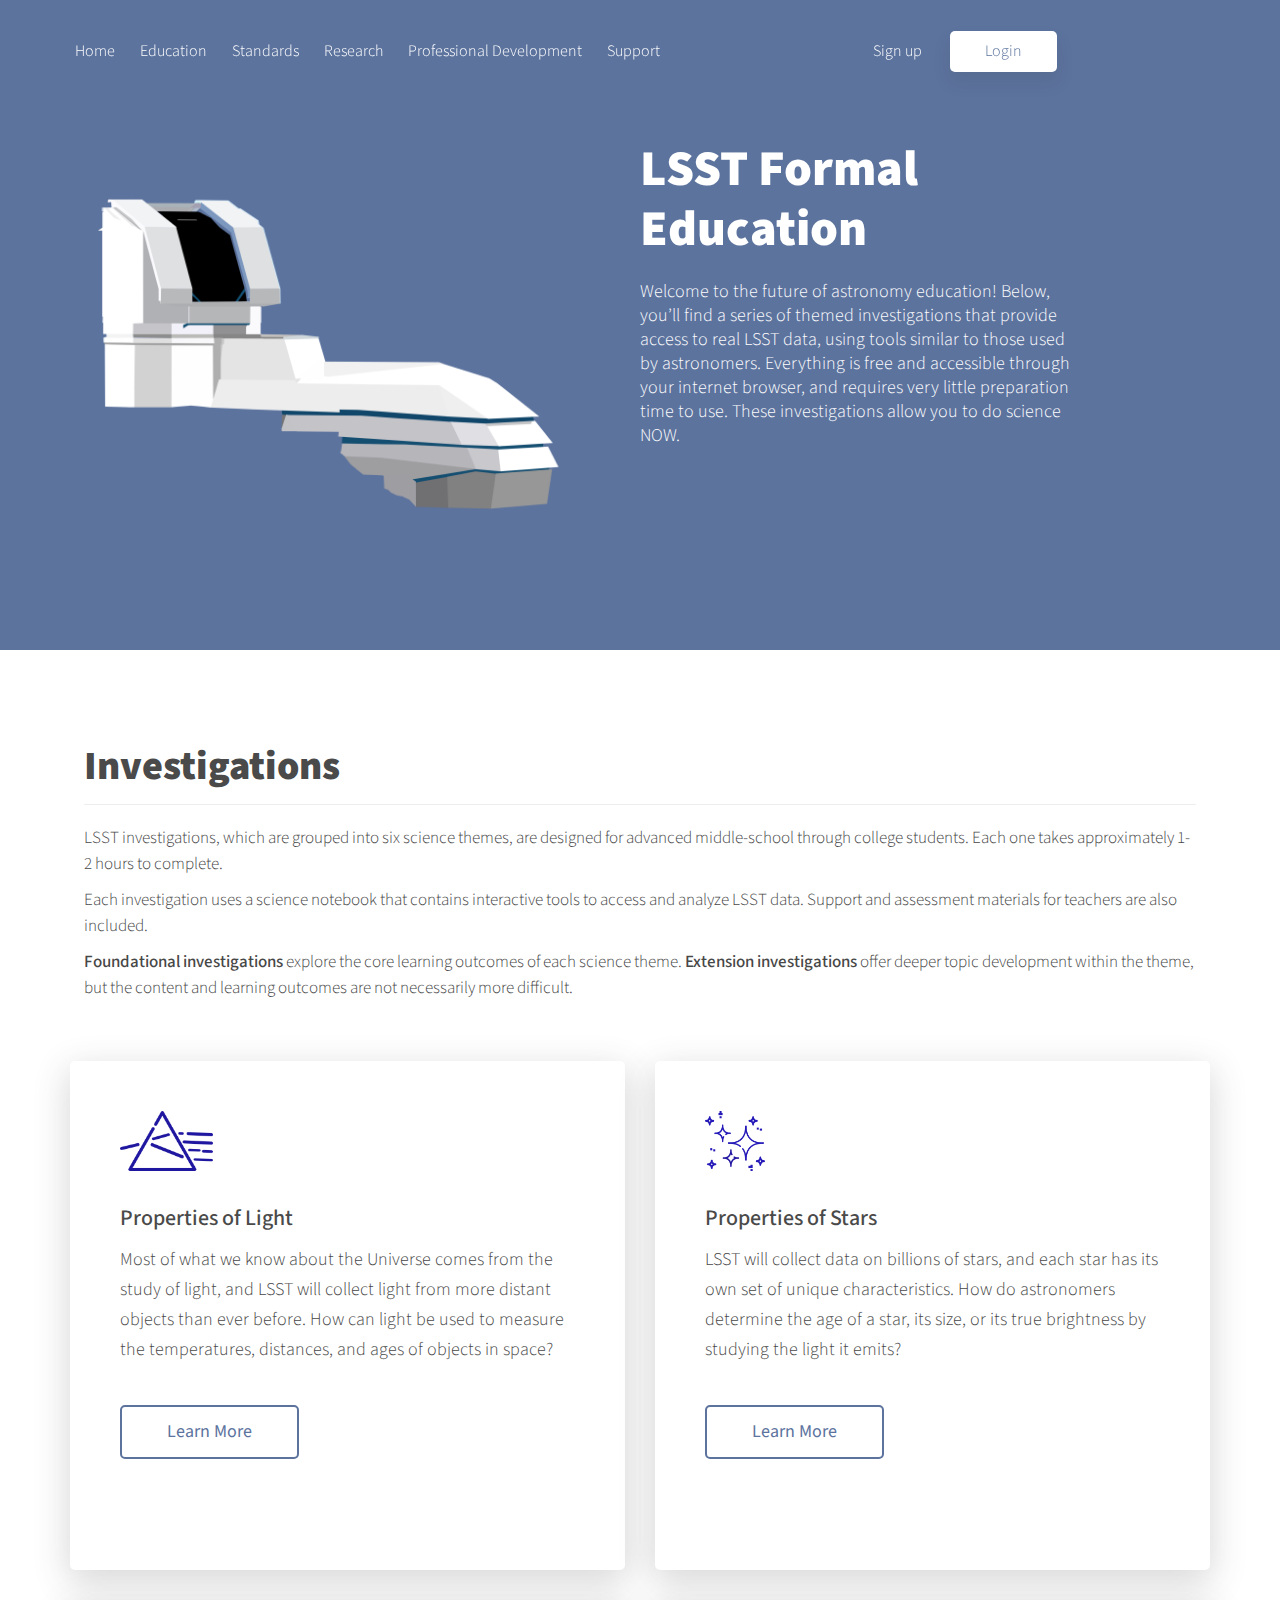
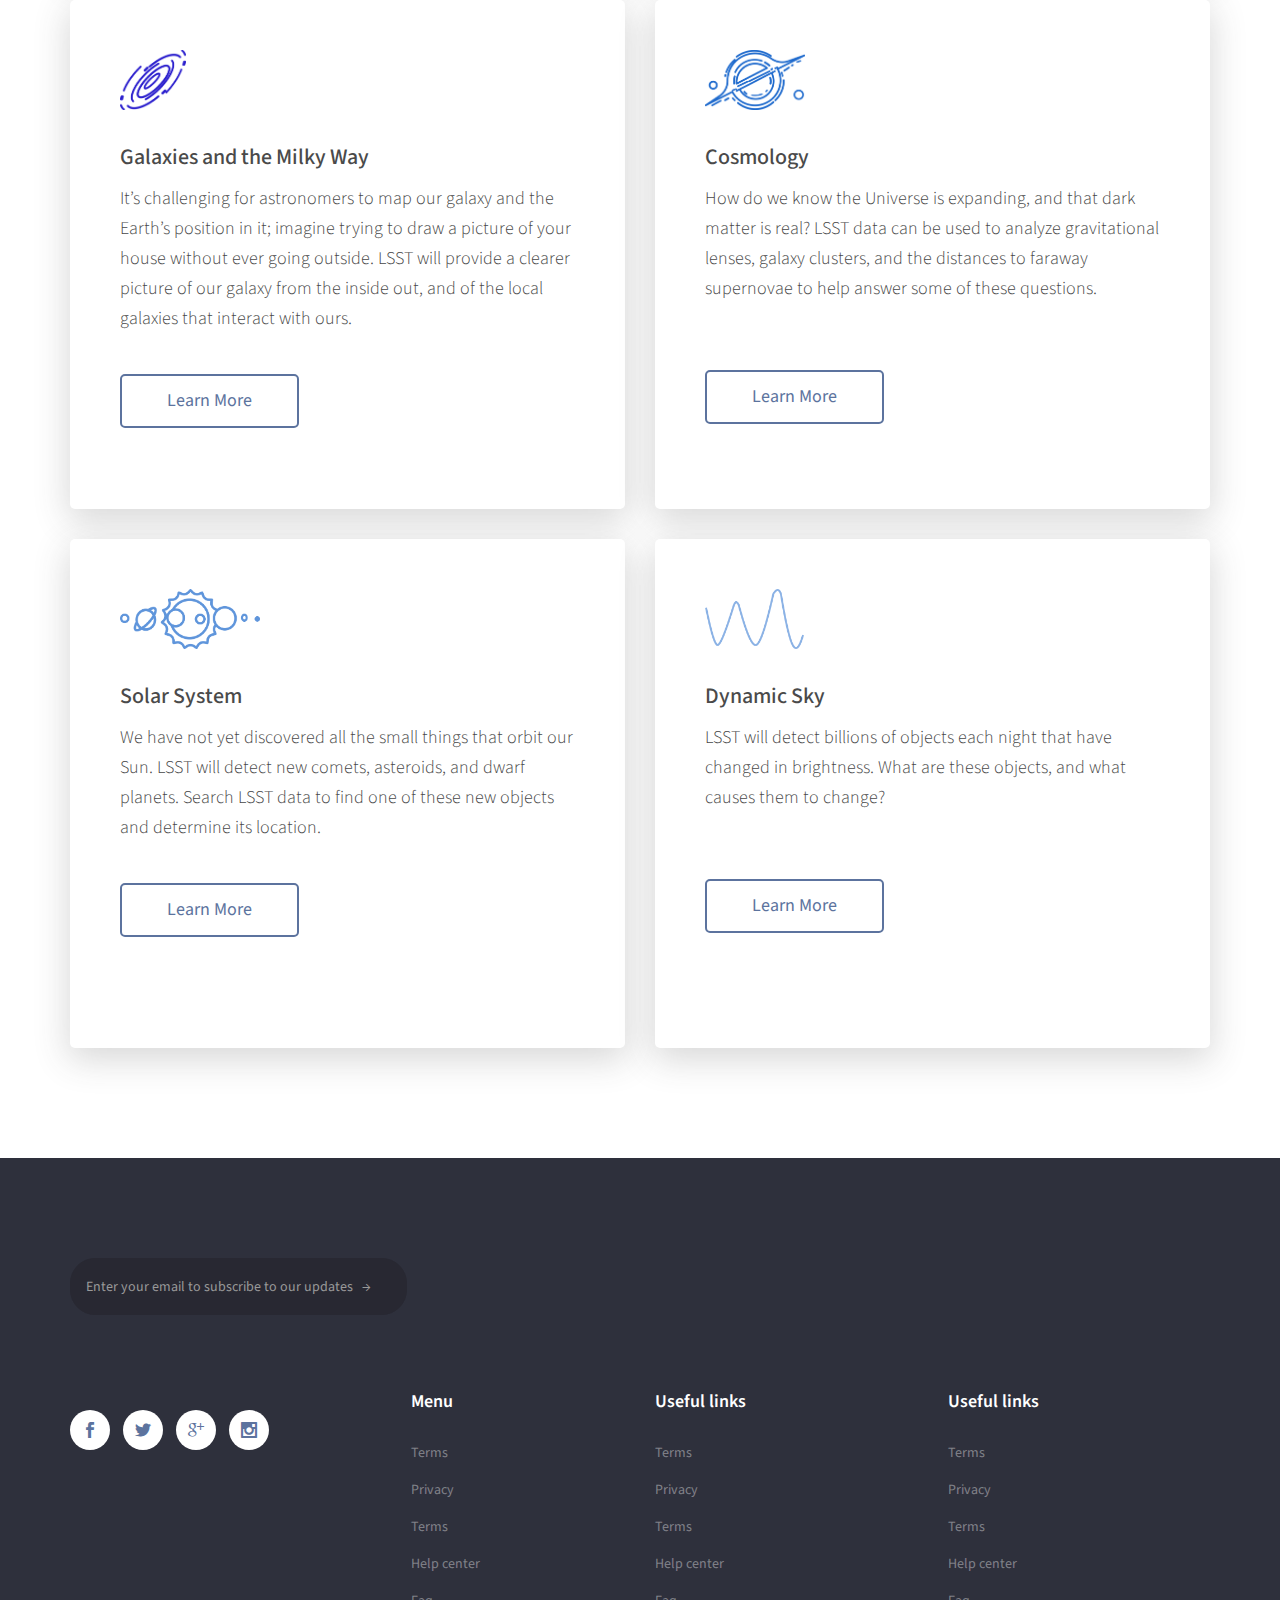
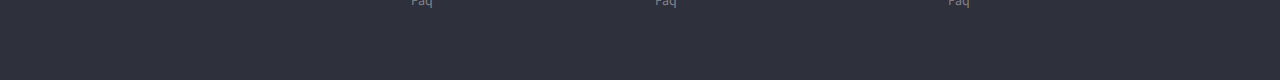
<file: index.html>
<!DOCTYPE html>
<html lang="en">
    <head>
        <!--Metas-->
        <meta charset="UTF-8">
        <meta http-equiv="X-UA-Compatible" content="IE=edge">
        <meta name="viewport" content="width=device-width, initial-scale=1">
        <meta name="description" content="EPO Formal Education">
        <title>EPO Formal Education</title>
        <!--External Stylesheets css-->
        <!-- Bootstrap -->
        <link rel="stylesheet" href="assets/css/bootstrap.min.css">
        <!--elegant icon font -->
        <link rel="stylesheet" href="assets/css/elegant-icons.css">
        <!--Template Stylesheets css-->
        <link rel="stylesheet" href="assets/css/style.css">
        <link rel="stylesheet" href="assets/css/responsive.css">
        <!-- Favicon -->
        <link rel="shortcut icon" href="assets/images/favicon.ico" type="image/x-icon">
        <link rel="icon" href="assets/images/favicon.ico" type="image/x-icon">
        <script src="assets/js/modernizr.js"></script>
        <!--[if lt IE 9]>
        <script src="assets/js/html5shiv.min.js"></script>
        <script src="assets/js/respond.min.js"></script>
        <![endif]-->
        <!-- Font -->
        <link href="https://fonts.googleapis.com/css?family=Source+Sans+Pro:200,300,400,600,700,900" rel="stylesheet">
    </head>
    <body data-spy="scroll" data-target=".navbar-default" data-offset="100">
        <!--header-->
        <header>
            <div class="navbar navbar-default navbar-fixed-top affix-top" role="navigation" data-spy="affix" data-offset-top="50">
                <div class="container">
                    <!--Mobile navigation-->
                    <div class="navbar-header">
                        <button type="button" class="navbar-toggle dropdown-button waves-effect waves-teal btn-flat" data-toggle="collapse" data-target="#navbar-collapse">
                        <span class="icon-bar"></span>
                        <span class="icon-bar"></span>
                        <span class="icon-bar"></span>
                        </button>
                        
                        <!--Links Menu-->
                        <div class="navbar-collapse collapse" id="navbar-collapse">
                            <ul class="nav navbar-nav navbar-right navigation-links">
                                <li class="standard-links">
                                    <a href="index.html">Home</a>
                                </li>
                                <li class="standard-links">
                                    <a class="active " href="index.html">Education </a>
                                </li>
                                <li class="standard-links">
                                    <a class="active " href="ngss.html">Standards </a>
                                </li>
                                <li class="standard-links">
                                    <a href="research.html">Research</a>
                                </li class="standard-links">
                                <li>
                                    <a href="#">Professional Development</a>
                                </li class="standard-links">
                                <li class="standard-links">
                                    <a href="#">Support</a>
                                </li>
                                <li class="connect-links mr-auto">
                                    <a href="#" class="white-btn" data-toggle="modal" data-target="#signup-modal">Sign up</a>
                                    <a href="#" class="btn-login" data-toggle="modal" data-target="#login-modal">Login</a>
                                </li>
                            </ul>
                        </div>
                    </div>
                </div>
            </header>
            <!--Header-->
            <!--Begin Hero Section-->
            <section id="home" class="section-hero bg-color-1">
                <div class="container">
                    <div class="section-hero-inner ">
                        <div class="section-hero-content clearfix ">
                            <div class="content-col-left ">
                                <div class="content-col-hero ">
                                    <figure class="image ">
                                        <img id="hero-image" src="assets/images/lsst.png " alt="">
                                    </figure>
                                </div>
                            </div>
                            <div class="content-col-hero ">
                                <div class="content-col-inner ">
                                    <div class="hero-text ">
                                        <h1>LSST Formal Education
                                        
                                        <p>Welcome to the future of astronomy education! Below, you’ll find a series of themed investigations that provide access to real LSST data, using tools similar to those used by astronomers. Everything is free and accessible through your internet browser, and requires very little preparation time to use. These investigations allow you to do science NOW.</p>
                                    </div>
                                    
                                </div>
                            </div>
                        </div>
                    </div>
                </div>
                <!--container-->
            </section>
            <!--End Hero Section-->
            <!--Featrues app-->
            <section id="features-app" class="section-padd">
                <!--container-->
                <div class="container ">
                    <div class="row ">
                        <div style="width:95%;margin:auto"><h1 style="font-size:40px;">Investigations</h1> <hr>
                            
                            <p>LSST investigations, which are grouped into six science themes, are designed for advanced middle-school through college students. Each one takes approximately 1-2 hours to complete.</p>
                            <p>Each investigation uses a science notebook that contains interactive tools to access and analyze LSST data. Support and assessment materials for teachers are also included.</p>
                            <p><b>Foundational investigations</b> explore the core learning outcomes of each science theme. <b>Extension investigations</b> offer deeper topic development within the theme, but the content and learning outcomes are not necessarily more difficult.</p>
                        </div>
                        <div class="features-warpper pd-tp-50 clearfix ">
                            <!--feature block-->
                            <div class="col-md-6 col-sm-6 col-xs-12 h-500 "><a href="properties-of-light.html">
                                <div class="feature-block h-500">
                                    <img class="feature-img" src="assets/images/refraction.png " alt="">
                                    <h3>Properties of Light</h3>
                                    <p>Most of what we know about the Universe comes from the study of light, and LSST will collect light from more distant objects than ever before. How can light be used to measure the temperatures, distances, and ages of objects in space? </p>
                                    <a class="btn btn-flat" href="properties-of-light.html">Learn More
                                    </div></a>
                                </div>
                                <!--feature block-->
                                <div class="col-md-6 col-sm-6 col-xs-12  ">
                                    <div class="feature-block h-500"><a href="properties-of-stars.html">
                                        <img class="feature-img" src="assets/images/propStars.png " alt="">
                                        <h3>Properties of Stars</h3>
                                        <p>LSST will collect data on billions of stars, and each star has its own set of unique characteristics. How do astronomers determine the age of a star, its size, or its true brightness by studying the light it emits?</p>
                                        
                                        <a class="btn" href="properties-of-stars.html">Learn More
                                        </a>
                                    </div></a>
                                </div>
                                <!--feature block-->
                                <div class="col-md-6 col-sm-6 col-xs-12  ">
                                    <div class="feature-block h-500"><a href="galaxies-and-the-milky-way.html">
                                        <img class="feature-img" src="assets/images/galaxy.png " alt="">
                                        <h3>Galaxies and the Milky Way</h3>
                                        <p>It’s challenging for astronomers to map our galaxy and the Earth’s position in it; imagine trying to draw a picture of your house without ever going outside. LSST will provide a clearer picture of our galaxy from the inside out, and of the local galaxies that interact with ours.</p>
                                        <a class="btn" href="galaxies-and-the-milky-way.html">Learn More
                                            
                                        </a>
                                    </div></a>
                                </div>
                                <!--feature block-->
                                <div class="col-md-6 col-sm-6 col-xs-12  "><a href="cosmology.html">
                                    <div class="feature-block h-500">
                                        <img class="feature-img" src="assets/images/black-hole.png " alt="">
                                        <h3>Cosmology</h3>
                                        <p>How do we know the Universe is expanding, and that dark matter is real? LSST data can be used to analyze gravitational lenses, galaxy clusters, and the distances to faraway supernovae to help answer some of these questions. </p>
                                        <br>
                                        <a class="btn" href="cosmology.html">Learn More
                                            
                                        </a>
                                    </div></a>
                                </div>
                                <!--feature block-->
                                <div class="col-md-6 col-sm-6 col-xs-12  "><a href="solar-system.html">
                                    <div class="feature-block h-500">
                                        <img class="feature-img" src="assets/images/solar-system.png " alt="">
                                        <h3>Solar System</h3>
                                        <p>We have not yet discovered all the small things that orbit our Sun. LSST will detect new comets, asteroids, and dwarf planets. Search LSST data to find one of these new objects and determine its location. </p>
                                        <a class="btn" href="solar-system.html">Learn More
                                            
                                        </a>
                                    </div></a>
                                </div>
                                <!--feature block-->
                                <div class="col-md-6 col-sm-6 col-xs-12  "><a href="dynamic-sky.html">
                                    <div class="feature-block h-500">
                                        <img class="feature-img" src="assets/images/dynamic.png " alt="">
                                        <h3>Dynamic Sky</h3>
                                        <p>LSST will detect billions of objects each night that have changed in brightness. What are these objects, and what causes them to change? </p>
                                        <br>
                                        <a class="btn" href="dynamic-sky.html">Learn More
                                            
                                        </a>
                                    </div></a>
                                </div>
                            </div>
                            
                            <!--container-->
                        </div>
                    </section>
                    <!--Featrues app-->
                    
                    
                    <!--Footer -->
                    <footer class="footer ">
                        <div class="footer-warpper ">
                            <div class="container ">
                                <div class="row ">
                                    <div class="footer-top  clearfix ">
                                        <div class="footer-top-content clearfix ">
                                            <div class="col-md-6 col-xs-12 col-sm-6 ">
                                                <!-- Newsletter -->
                                                <div class="newsletter-block ">
                                                    <div class="subscribe-form ">
                                                        <form action="# " method="post " class="subscribe-mail ">
                                                            <div class="form-group ">
                                                                <input type="email " class="form-control email-input " placeholder="Enter your email to subscribe to our updates   → ">
                                                            </div>
                                                            <p class="error-message "></p>
                                                            <p class="sucess-message "></p>
                                                        </form>
                                                    </div>
                                                </div>
                                                <!-- Newsletter -->
                                            </div>
                                        </div>
                                        <div class="footer-bottom-content clearfix ">
                                            <!--Footer Column 1-->
                                            <div class="col-md-6 col-sm-12 col-xs-12 ">
                                                <div class="row ">
                                                    <div class="col-md-7 col-sm-6 col-xs-12 ">
                                                        <ul class="list-social list-inline ">
                                                            <li>
                                                                <a href="# " target="_blank " class="btn btn-circle btn-facebook ">
                                                                    <i class="social_facebook "></i>
                                                                </a>
                                                            </li>
                                                            <li>
                                                                <a href="# " target="_blank " class="btn btn-circle btn-twitter ">
                                                                    <i class="social_twitter "></i>
                                                                </a>
                                                            </li>
                                                            <li>
                                                                <a href="# " target="_blank " class="btn btn-circle btn-google-plus ">
                                                                    <i class="social_googleplus "></i>
                                                                </a>
                                                            </li>
                                                            <li>
                                                                <a href="# " target="_blank " class="btn btn-circle btn-instgram ">
                                                                    <i class="social_instagram "></i>
                                                                </a>
                                                            </li>
                                                        </ul>
                                                    </div>
                                                    <div class="col-md-5 col-sm-6 col-xs-12 ">
                                                        <h5>Menu</h5>
                                                        <ul class="list-menu ">
                                                            <li>
                                                                <a href=" ">Terms</a>
                                                            </li>
                                                            <li>
                                                                <a href=" ">Privacy </a>
                                                            </li>
                                                            <li>
                                                                <a href=" ">Terms</a>
                                                            </li>
                                                            <li>
                                                                <a href=" ">Help center</a>
                                                            </li>
                                                            <li>
                                                                <a href=" ">Faq</a>
                                                            </li>
                                                        </ul>
                                                    </div>
                                                </div>
                                            </div>
                                            <!--End Footer Column 1-->
                                            <!--Footer Column 2-->
                                            <div class="col-md-6 col-sm-12 col-xs-12 ">
                                                <div class="row">
                                                    <div class="col-md-6 col-sm-6 col-xs-12 ">
                                                        <h5>Useful links </h5>
                                                        <ul class="list-menu ">
                                                            <li>
                                                                <a href=" ">Terms</a>
                                                            </li>
                                                            <li>
                                                                <a href=" ">Privacy </a>
                                                            </li>
                                                            <li>
                                                                <a href=" ">Terms</a>
                                                            </li>
                                                            <li>
                                                                <a href=" ">Help center</a>
                                                            </li>
                                                            <li>
                                                                <a href=" ">Faq</a>
                                                            </li>
                                                        </ul>
                                                    </div>
                                                    <div class="col-md-5 col-sm-6 col-xs-12 ">
                                                        <h5>Useful links </h5>
                                                        <ul class="list-menu ">
                                                            <li>
                                                                <a href=" ">Terms</a>
                                                            </li>
                                                            <li>
                                                                <a href=" ">Privacy </a>
                                                            </li>
                                                            <li>
                                                                <a href=" ">Terms</a>
                                                            </li>
                                                            <li>
                                                                <a href=" ">Help center</a>
                                                            </li>
                                                            <li>
                                                                <a href=" ">Faq</a>
                                                            </li>
                                                        </ul>
                                                    </div>
                                                </div>
                                            </div>
                                            <!--Footer Column 2-->
                                        </div>
                                        <br>
                                    </div>
                                </div>
                            </div>
                        </div>
                    </footer>
                    <!--Footer -->
                    <!--Modal login -->
                    <div class="modal fade connect-modal" id="login-modal" tabindex="-1" role="dialog" aria-labelledby="loginModalLabel" aria-hidden="true">
                        <div class="modal-dialog" role="document">
                            <div class="modal-content">
                                <div class="modal-header">
                                    <h3>User Login</h3>
                                    <span>Click To Login</span>
                                    <button type="button" class="close" data-dismiss="modal" aria-label="Close">
                                    <span aria-hidden="true">&times;</span>
                                    </button>
                                </div>
                                <div class="modal-body clearfix">
                                    <form class="form " action=" " method=" ">
                                        <div class="form-group ">
                                            <input type="text" name="" class="form-control" placeholder="Username ">
                                            <i class="icon_profile"></i>
                                        </div>
                                        <div class="form-group ">
                                            <input type="password" name="" class="form-control" placeholder="Username ">
                                            <i class="icon_lock"></i>
                                        </div>
                                        <div class="form-group ">
                                            <p class="remember">
                                                <input type="checkbox" name="" id="checkbox-1"><label for="checkbox-1">Remember me</label>
                                            </p>
                                            <a href="#" title="">Forgot Password?</a>
                                        </div>
                                    </form>
                                </div>
                                <div class="modal-footer">
                                    <button type="button" class="btn btn-color ">Login</button>
                                </div>
                            </div>
                        </div>
                    </div>
                    <!--Modal login -->
                    <!--Modal sign up -->
                    <div class="modal fade connect-modal" id="signup-modal" tabindex="-1" role="dialog" aria-labelledby="loginModalLabel" aria-hidden="true">
                        <div class="modal-dialog" role="document">
                            <div class="modal-content">
                                <div class="modal-header">
                                    <h3>Looks like you don't have an account.</h3>
                                    <span>We just need a little information.</span>
                                    <button type="button" class="close" data-dismiss="modal" aria-label="Close">
                                    <span aria-hidden="true">&times;</span>
                                    </button>
                                </div>
                                <div class="modal-body clearfix">
                                    <form class="form " action=" " method=" ">
                                        <div class="form-group ">
                                            <input type="text" name="" class="form-control" placeholder="Username ">
                                            <i class="icon_profile"></i>
                                        </div>
                                        <div class="form-group ">
                                            <input type="email" name="" class="form-control" placeholder="E-mail">
                                            <i class="icon_mail"></i>
                                        </div>
                                        <div class="form-group ">
                                            <input type="password" name="" class="form-control" placeholder="Password ">
                                            <i class=" icon_lock"></i>
                                        </div>
                                        <div class="form-group ">
                                            <p class="remember">
                                                <input type="checkbox" name="" id="checkbox-2"><label for="checkbox-2">Remember me</label>
                                            </p>
                                            <a href="#" title="">Forgot Password?</a>
                                        </div>
                                    </form>
                                </div>
                                <div class="modal-footer">
                                    <button type="button" class="btn btn-color ">Login</button>
                                </div>
                            </div>
                        </div>
                    </div>
                    <!-- jQuery -->
                    <script src="assets/js/jquery-1.12.4.min.js "></script>
                    <script src="assets/js/bootstrap.min.js "></script>
                </body>
</file>
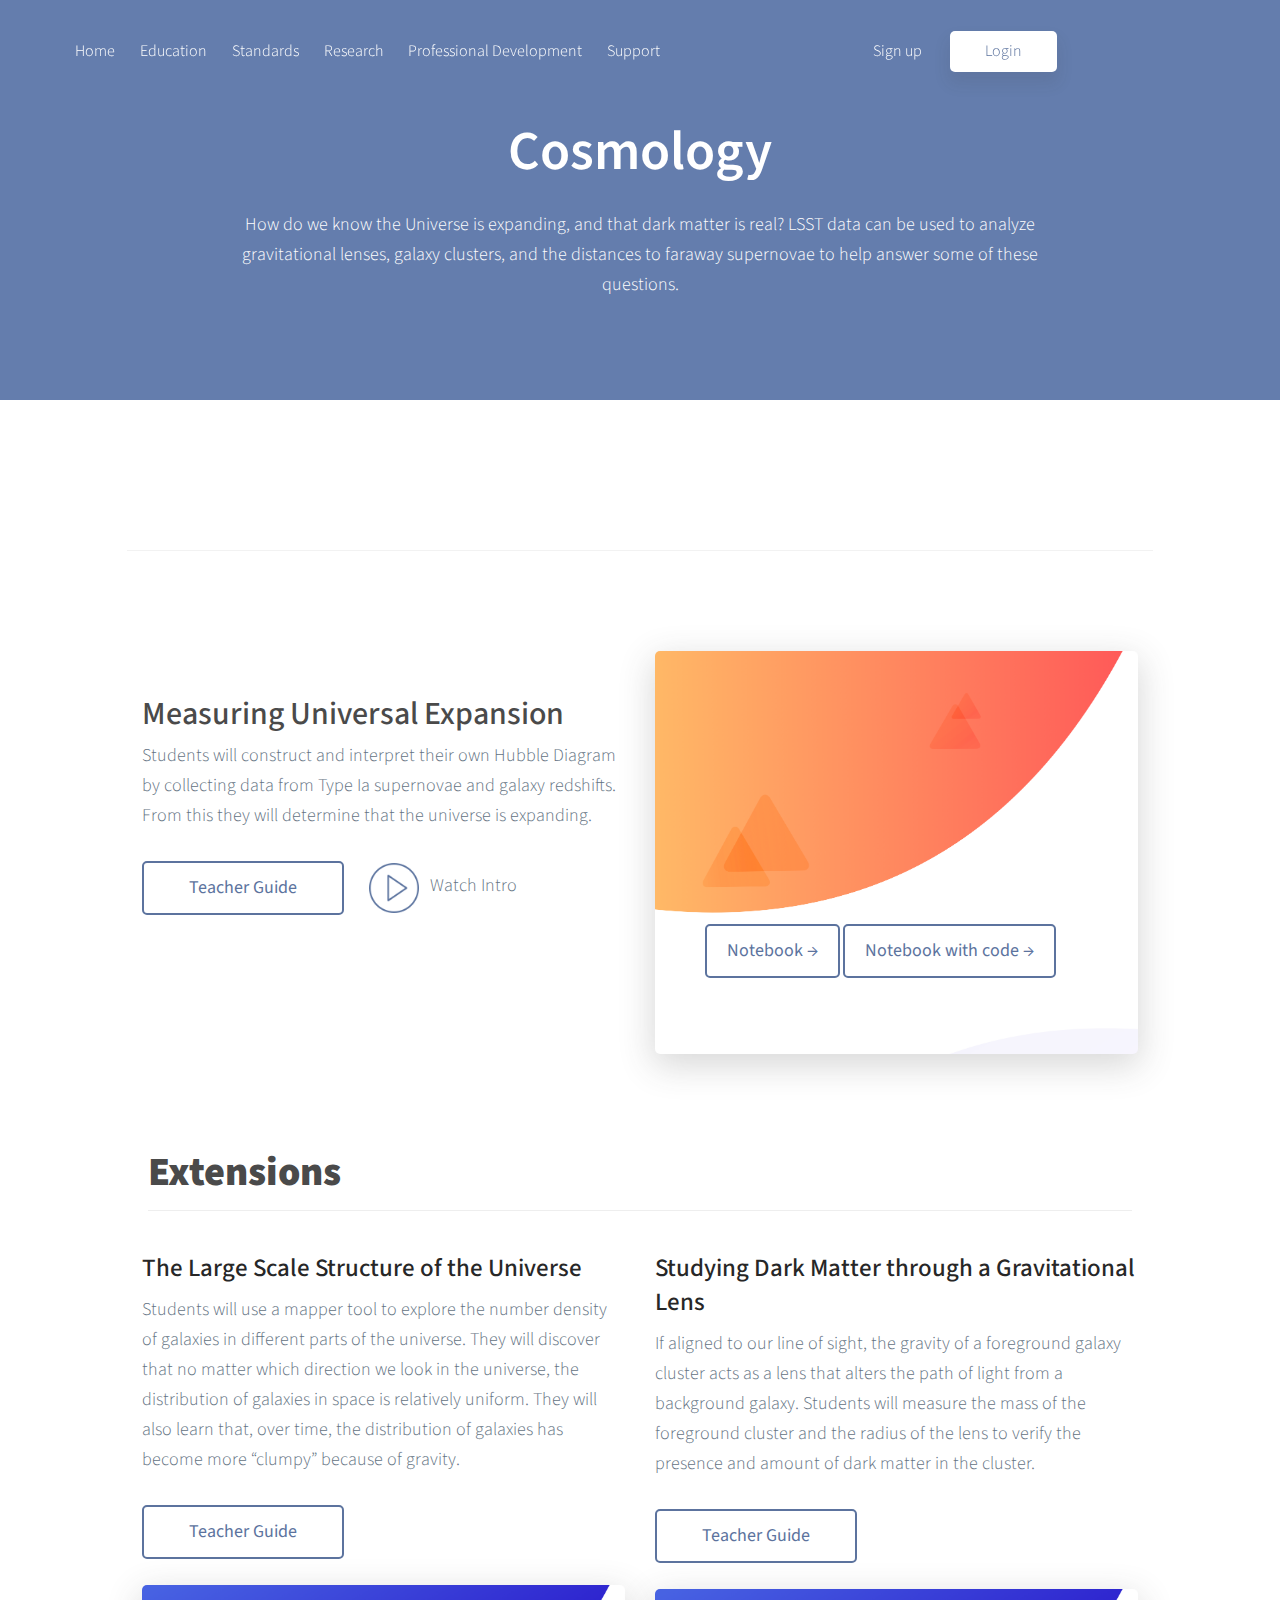
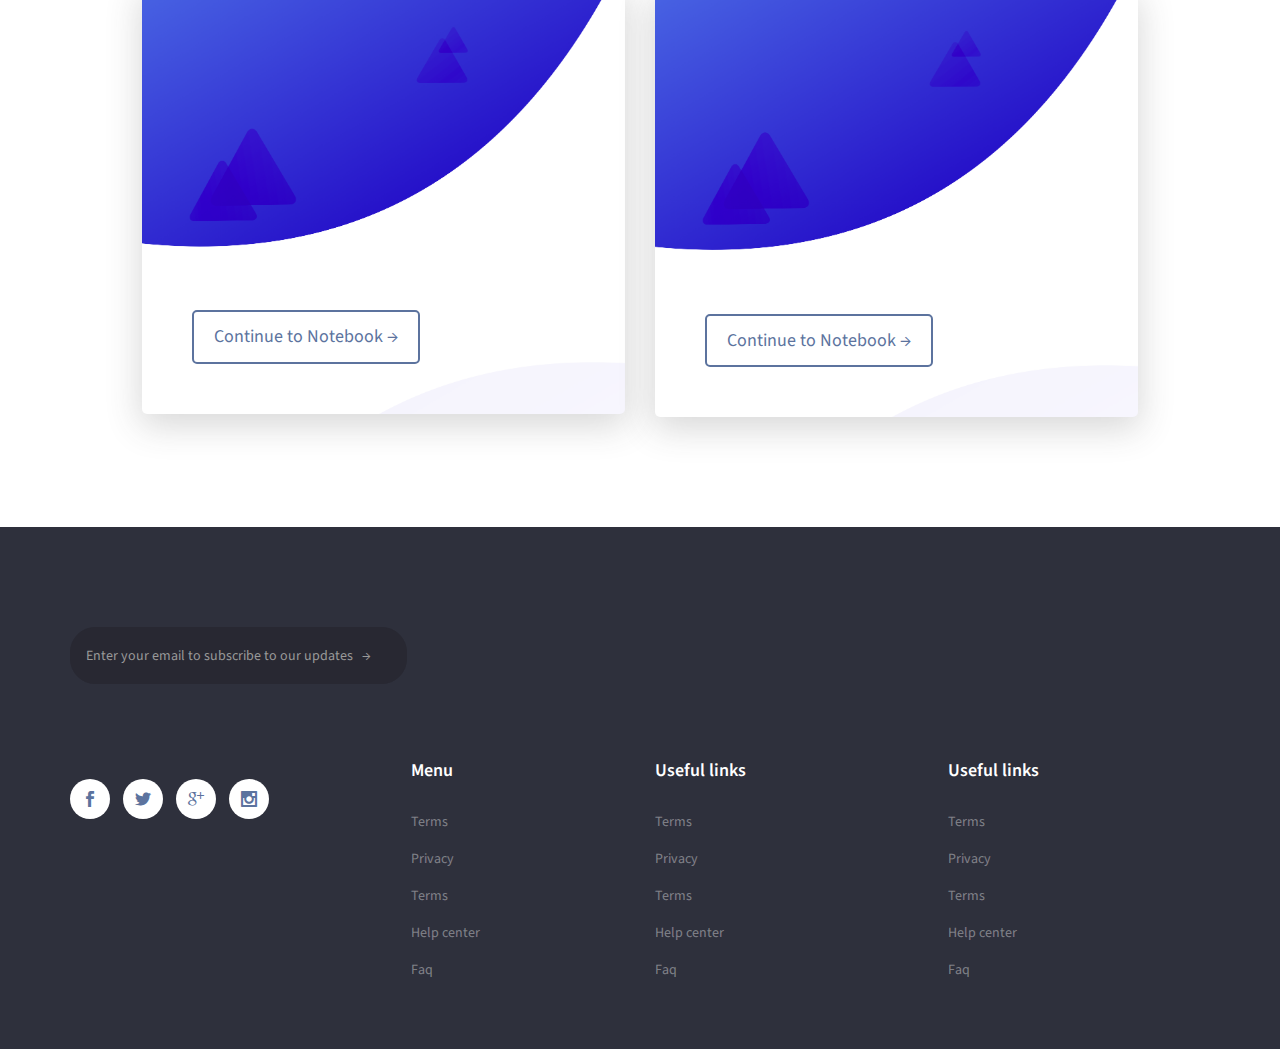
<file: cosmology.html>
<!DOCTYPE html>
<html lang="en">
  <head>
    <!--Metas-->
    <meta charset="UTF-8">
    <meta http-equiv="X-UA-Compatible" content="IE=edge">
    <meta name="viewport" content="width=device-width, initial-scale=1">
    <meta name="description" content="EPO Formal Education">
    <title>EPO Formal Education</title>
    <!--External Stylesheets css-->
    <!-- Bootstrap -->
    <link rel="stylesheet" href="assets/css/bootstrap.min.css">
    <!--elegant icon font -->
    <link rel="stylesheet" href="assets/css/elegant-icons.css">
    <!--Template Stylesheets css-->
    <link rel="stylesheet" href="assets/css/style.css">
    <link rel="stylesheet" href="assets/css/responsive.css">
    <!-- Favicon -->
    <link rel="shortcut icon" href="assets/images/favicon.ico" type="image/x-icon">
    <link rel="icon" href="assets/images/favicon.ico" type="image/x-icon">
    <script src="assets/js/modernizr.js"></script>
    <!--[if lt IE 9]>
    <script src="assets/js/html5shiv.min.js"></script>
    <script src="assets/js/respond.min.js"></script>
    <![endif]-->
    <!-- Font -->
    <link href="https://fonts.googleapis.com/css?family=Source+Sans+Pro:200,300,400,600,700,900" rel="stylesheet">
  </head>
  <body data-spy="scroll" data-target=".navbar-default" data-offset="100">
    <!--header-->
    <header>
      <div class="navbar navbar-default navbar-fixed-top affix-top white" role="navigation" data-spy="affix" data-offset-top="50">
        <div class="container">
          <!--Mobile navigation-->
          <div class="navbar-header">
            <button type="button" class="navbar-toggle dropdown-button waves-effect waves-teal btn-flat" data-toggle="collapse" data-target="#navbar-collapse">
            <span class="icon-bar"></span>
            <span class="icon-bar"></span>
            <span class="icon-bar"></span>
            </button>
            
            <!--Links Menu-->
            <div class="navbar-collapse collapse" id="navbar-collapse">
              <ul class="nav navbar-nav navbar-right navigation-links">
                <li class="standard-links">
                  <a href="index.html">Home</a>
                </li>
                <li class="standard-links">
                  <a class="active " href="index.html">Education </a>
                </li>
                <li class="standard-links">
                  <a class="active " href="ngss.html">Standards </a>
                </li>
                <li class="standard-links">
                  <a href="research.html">Research</a>
                </li class="standard-links">
                <li>
                  <a href="#">Professional Development</a>
                </li class="standard-links">
                <li class="standard-links">
                  <a href="#">Support</a>
                </li>
                <li class="connect-links mr-auto">
                  <a href="#" class="white-btn" data-toggle="modal" data-target="#signup-modal">Sign up</a>
                  <a href="#" class="btn-login" data-toggle="modal" data-target="#login-modal">Login</a>
                </li>
              </ul>
            </div>
          </div>
        </div>
      </header>
      <!--Header-->
      <!--Begin title Section-->
      
      <section class="section-title-blog  section-padd bg-color-2" style="">
        <div class="section-title-inner">
          <!--container-->
          <div class="container">
            <div class="row-centered ">
              <div class="section-title-content clearfix">
                <div class="col-centered col-md-9 col-xs-12 ">
                  <div class="text-center">
                    <h1>Cosmology</h1>
                    <p>How do we know the Universe is expanding, and that dark matter is real? LSST data can be used to analyze gravitational lenses, galaxy clusters, and the distances to faraway supernovae to help answer some of these questions. </p>
                  </div>
                </div>
              </div>
            </div>
          </div>
        </div>
      </section>
      <!--blog section-->
      <section class="blog-content">
        <div class="blog-content-inner">
          <!--container-->
          <div class="container">
            <div class="row">
              <div class="col-lg-110 col-md-12 col-sm-12 col-xs-12">
                <div class="blog-image">
                </div>
                <div class="blog-text text-left">
                  
                  <hr class="hr">
                  <div class="features-warpper pd-tp-50 clearfix ">
                    <!--feature block-->
                    <div class="col-md-6 col-sm-6 col-xs-12  ">
                      <br>
                      <h2>Measuring Universal Expansion</h2>
                      <p>Students will construct and interpret their own Hubble Diagram by collecting data from Type Ia supernovae and galaxy redshifts. From this they will determine that the universe is expanding.</p>
                      <a class="btn btn-flat" href="">Teacher Guide</a>
                      <div class="video-container"><img class="play-small" src="assets/images/play-button.png"><p style="float:right;">Watch Intro</p></div>
                    </div>
                    <div class="col-md-6 col-sm-6 col-xs-12  ">
                      <div class="feature-block" style="background-image: url('assets/images/block3.png');background-size:cover; ">
                        <br><br>
                        <br><br>
                        <br><br>
                        <br><br>
                        <a class="btn btn-flat btn-nb" data-toggle="modal" data-target="#notebook-modal">Notebook →</a>
                        <a class="btn btn-flat btn-nb" data-toggle="modal" data-target="#notebook-modal">Notebook with code →</a>
                        <br><br>
                      </div>
                    </div>
                    
                  </div>
                  
                  <div style="width:96%;margin:auto"><br><br><h1 style="font-size:40px;">Extensions</h1><hr></div>
                  <div class="features-warpper clearfix ">
                    <!--feature block-->
                    <div class="col-md-6 col-sm-6 col-xs-12  ">
                      <h3>The Large Scale Structure of the Universe</h3>
                      <p>Students will use a mapper tool to explore the number density of galaxies in different parts of the universe. They will discover that no matter which direction we look in the universe, the distribution of galaxies in space is relatively uniform. They will also learn that, over time, the distribution of galaxies has become more “clumpy” because of gravity.</p>
                      
                      <a class="btn btn-flat" href="">Teacher Guide</a><br><br>
                      <div class="feature-block" style="background-image: url('assets/images/block.png');background-size:cover;">
                        <br><br>
                        <br><br>
                        <br><br>
                        <br><br>
                        <br><br>
                        <a class="btn btn-flat btn-nb">Continue to Notebook →</a>
                        <br>
                      </div>
                    </div>
                    <div class="col-md-6 col-sm-6 col-xs-12  ">
                      <h3>Studying Dark Matter through a Gravitational Lens </h3>
                      <p>If aligned to our line of sight, the gravity of a foreground galaxy cluster acts as a lens that alters the path of light from a background galaxy. Students will measure the mass of the foreground cluster and the radius of the lens to verify the presence and amount of dark matter in the cluster. </p>
                      <a class="btn btn-flat" href="">Teacher Guide</a><br>
                      <br>
                      <div class="feature-block" style="background-image: url('assets/images/block.png');background-size:cover; ">
                        <br><br>
                        <br><br>
                        <br><br>
                        <br><br>
                        <br><br>
                        <a class="btn btn-flat btn-nb">Continue to Notebook →</a>
                      </div>
                    </div>
                  </div>
                </div>
              </div>
            </div>
          </div>
        </div>
      </div>
    </section>
    <!--blog section-->
    
    <!--Footer -->
    <footer class="footer ">
      <div class="footer-warpper ">
        <div class="container ">
          <div class="row ">
            <div class="footer-top  clearfix ">
              <div class="footer-top-content clearfix ">
                <div class="col-md-6 col-xs-12 col-sm-6 ">
                  <!-- Newsletter -->
                  <div class="newsletter-block ">
                    <div class="subscribe-form ">
                      <form action="# " method="post " class="subscribe-mail ">
                        <div class="form-group ">
                          <input type="email " class="form-control email-input " placeholder="Enter your email to subscribe to our updates   → ">
                        </div>
                        <p class="error-message "></p>
                        <p class="sucess-message "></p>
                      </form>
                    </div>
                  </div>
                  <!-- Newsletter -->
                </div>
              </div>
              <div class="footer-bottom-content clearfix ">
                <!--Footer Column 1-->
                <div class="col-md-6 col-sm-12 col-xs-12 ">
                  <div class="row ">
                    <div class="col-md-7 col-sm-6 col-xs-12 ">
                      <ul class="list-social list-inline ">
                        <li>
                          <a href="# " target="_blank " class="btn btn-circle btn-facebook ">
                            <i class="social_facebook "></i>
                          </a>
                        </li>
                        <li>
                          <a href="# " target="_blank " class="btn btn-circle btn-twitter ">
                            <i class="social_twitter "></i>
                          </a>
                        </li>
                        <li>
                          <a href="# " target="_blank " class="btn btn-circle btn-google-plus ">
                            <i class="social_googleplus "></i>
                          </a>
                        </li>
                        <li>
                          <a href="# " target="_blank " class="btn btn-circle btn-instgram ">
                            <i class="social_instagram "></i>
                          </a>
                        </li>
                      </ul>
                    </div>
                    <div class="col-md-5 col-sm-6 col-xs-12 ">
                      <h5>Menu</h5>
                      <ul class="list-menu ">
                        <li>
                          <a href=" ">Terms</a>
                        </li>
                        <li>
                          <a href=" ">Privacy </a>
                        </li>
                        <li>
                          <a href=" ">Terms</a>
                        </li>
                        <li>
                          <a href=" ">Help center</a>
                        </li>
                        <li>
                          <a href=" ">Faq</a>
                        </li>
                      </ul>
                    </div>
                  </div>
                </div>
                <!--End Footer Column 1-->
                <!--Footer Column 2-->
                <div class="col-md-6 col-sm-12 col-xs-12 ">
                  <div class="row">
                    <div class="col-md-6 col-sm-6 col-xs-12 ">
                      <h5>Useful links </h5>
                      <ul class="list-menu ">
                        <li>
                          <a href=" ">Terms</a>
                        </li>
                        <li>
                          <a href=" ">Privacy </a>
                        </li>
                        <li>
                          <a href=" ">Terms</a>
                        </li>
                        <li>
                          <a href=" ">Help center</a>
                        </li>
                        <li>
                          <a href=" ">Faq</a>
                        </li>
                      </ul>
                    </div>
                    <div class="col-md-5 col-sm-6 col-xs-12 ">
                      <h5>Useful links </h5>
                      <ul class="list-menu ">
                        <li>
                          <a href=" ">Terms</a>
                        </li>
                        <li>
                          <a href=" ">Privacy </a>
                        </li>
                        <li>
                          <a href=" ">Terms</a>
                        </li>
                        <li>
                          <a href=" ">Help center</a>
                        </li>
                        <li>
                          <a href=" ">Faq</a>
                        </li>
                      </ul>
                    </div>
                  </div>
                </div>
                <!--Footer Column 2-->
              </div>
              <br>
            </div>
          </div>
        </div>
      </div>
    </footer>
    <!--Footer -->
    <!--Modal login -->
    <div class="modal fade connect-modal" id="login-modal" tabindex="-1" role="dialog" aria-labelledby="loginModalLabel" aria-hidden="true">
      <div class="modal-dialog" role="document">
        <div class="modal-content">
          <div class="modal-header">
            <h3>User Login</h3>
            <span>Click To Login</span>
            <button type="button" class="close" data-dismiss="modal" aria-label="Close">
            <span aria-hidden="true">&times;</span>
            </button>
          </div>
          <div class="modal-body clearfix">
            <form class="form " action=" " method=" ">
              <div class="form-group ">
                <input type="text" name="" class="form-control" placeholder="Username ">
                <i class="icon_profile"></i>
              </div>
              <div class="form-group ">
                <input type="password" name="" class="form-control" placeholder="Username ">
                <i class="icon_lock"></i>
              </div>
              <div class="form-group ">
                <p class="remember">
                  <input type="checkbox" name="" id="checkbox-1"><label for="checkbox-1">Remember me</label>
                </p>
                <a class="forgot-password" href="#" title="">Forgot Password?</a>
              </div>
            </form>
          </div>
          <div class="modal-footer">
            <button type="button" class="btn btn-color ">Login</button>
          </div>
        </div>
      </div>
    </div>
    <!--Modal login -->
    <!--Modal sign up -->
    <div class="modal fade connect-modal" id="signup-modal" tabindex="-1" role="dialog" aria-labelledby="loginModalLabel" aria-hidden="true">
      <div class="modal-dialog" role="document">
        <div class="modal-content">
          <div class="modal-header">
            <h3>Looks like you don't have an account.</h3>
            <span>We just need a little information.</span>
            <button type="button" class="close" data-dismiss="modal" aria-label="Close">
            <span aria-hidden="true">&times;</span>
            </button>
          </div>
          <div class="modal-body clearfix">
            <form class="form " action=" " method=" ">
              <div class="form-group ">
                <input type="text" name="" class="form-control" placeholder="Username ">
                <i class="icon_profile"></i>
              </div>
              <div class="form-group ">
                <input type="email" name="" class="form-control" placeholder="E-mail">
                <i class="icon_mail"></i>
              </div>
              <div class="form-group ">
                <input type="password" name="" class="form-control" placeholder="Password ">
                <i class=" icon_lock"></i>
              </div>
              <div class="form-group ">
                <p class="remember">
                  <input type="checkbox" name="" id="checkbox-2"><label for="checkbox-2">Remember me</label>
                </p>
                <a href="#" title="">Forgot Password?</a>
              </div>
            </form>
          </div>
          <div class="modal-footer">
            <button type="button" class="btn btn-color ">Login</button>
          </div>
        </div>
      </div>
    </div>
    <div class="modal fade connect-modal" id="notebook-modal" tabindex="-1" role="dialog" aria-labelledby="notebookModalLabel" aria-hidden="true">
      <div class="modal-dialog " role="document">
        <div class="modal-content nb-modal">
          <h2>New to Notebooks?</h2>
          <p>You may not have seen notebooks like these before, but don’t worry, it won’t take long to learn how to use them. The video below will get you started.</p>
          <br>
          <div class="feature-block video" style="margin-bottom:0px;">
            <img src="assets/images/play-button.svg " style="color:white;margin: 100px;" alt="">
          </div>
          <br>
          <a class="btn btn-flat btn-nb" data-toggle="modal" data-target="#notebook-modal">Continue to Notebook</a>
          <a class="btn btn-flat btn-nb" data-toggle="modal" data-target="#notebook-modal">Continue to Notebook with Code</a>
        </div>
      </div>
    </div>
    <!-- jQuery -->
    <script src="assets/js/jquery-1.12.4.min.js "></script>
    <script src="assets/js/bootstrap.min.js "></script>
  </body>
</file>
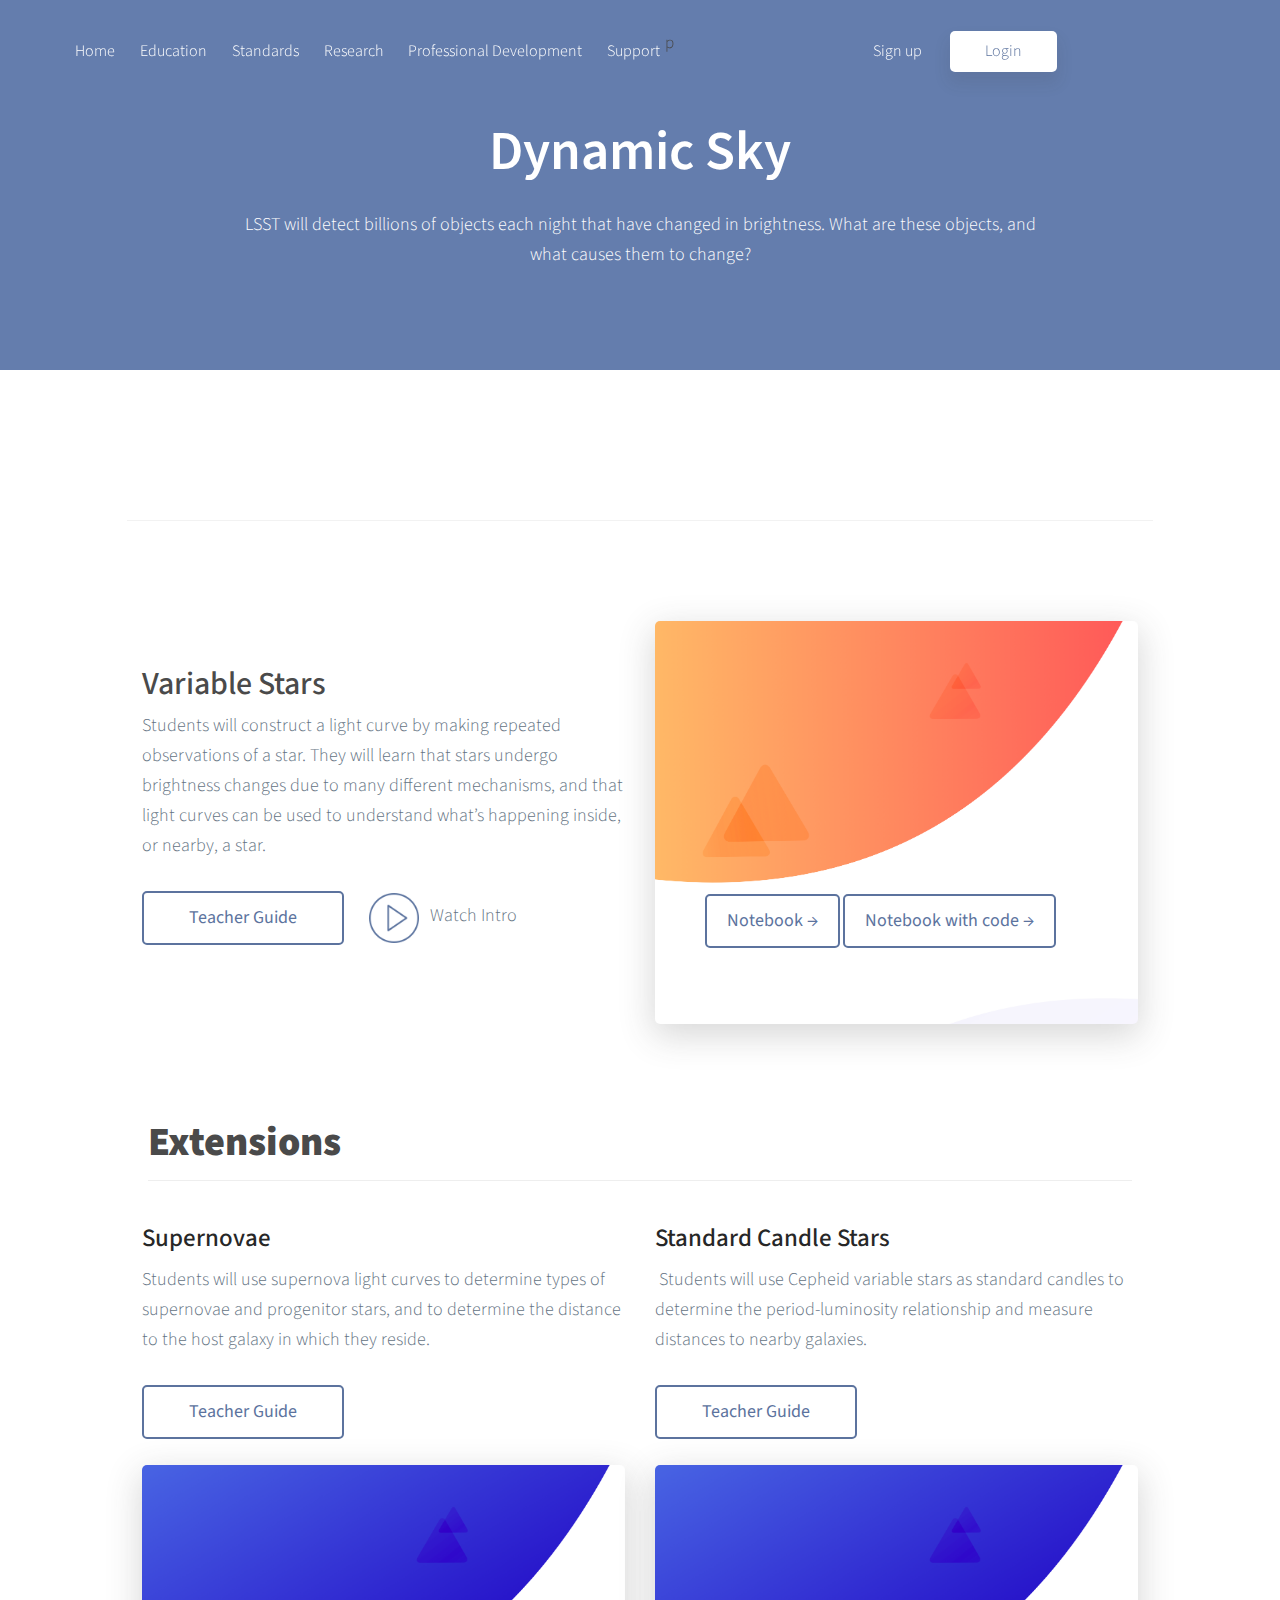
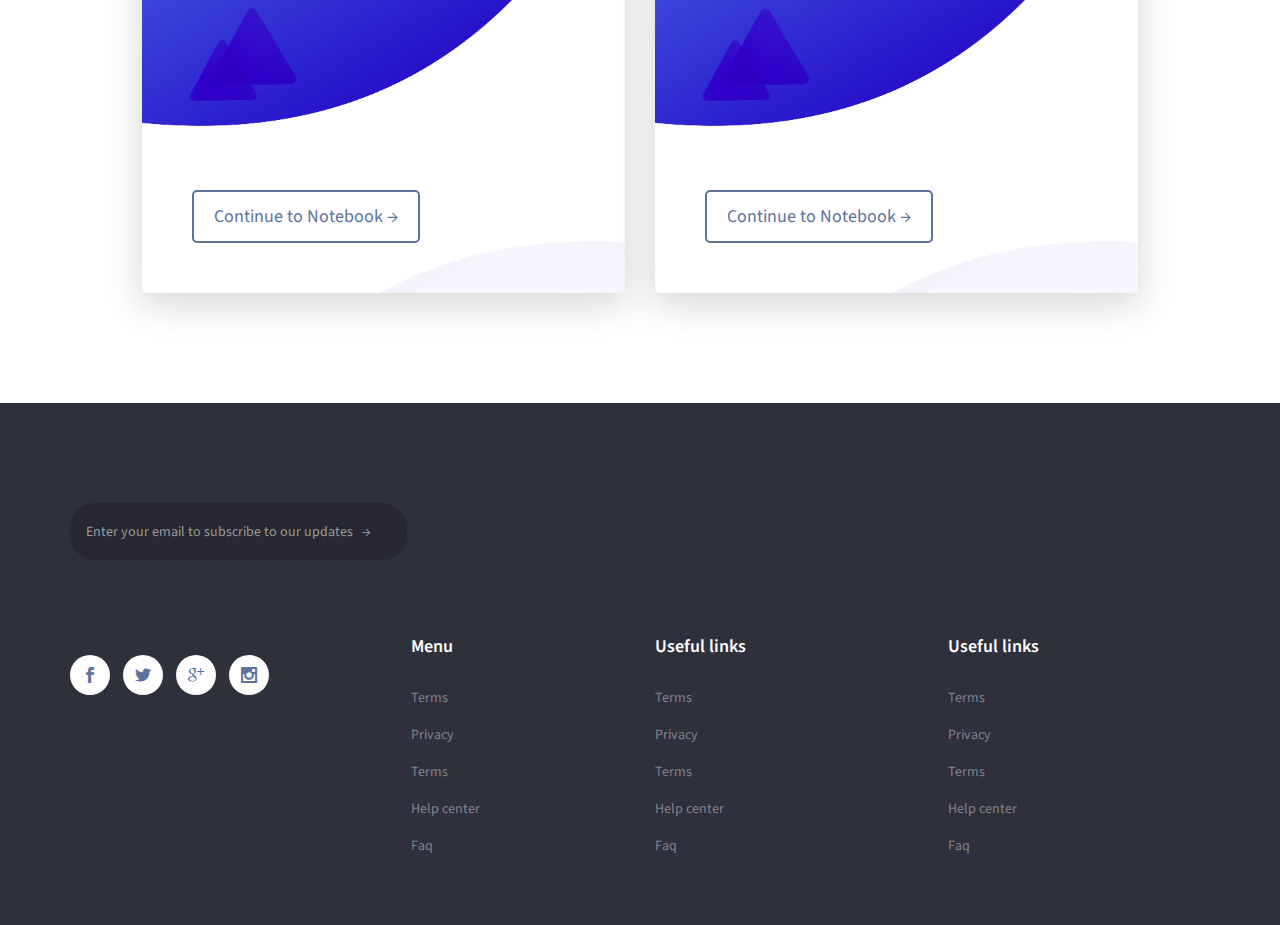
<file: dynamic-sky.html>
<!DOCTYPE html>
<html lang="en">
  <head>
    <!--Metas-->
    <meta charset="UTF-8">
    <meta http-equiv="X-UA-Compatible" content="IE=edge">
    <meta name="viewport" content="width=device-width, initial-scale=1">
    <meta name="description" content="EPO Formal Education">
    <title>EPO Formal Education</title>
    <!--External Stylesheets css-->
    <!-- Bootstrap -->
    <link rel="stylesheet" href="assets/css/bootstrap.min.css">
    <!--elegant icon font -->
    <link rel="stylesheet" href="assets/css/elegant-icons.css">
    <!--Template Stylesheets css-->
    <link rel="stylesheet" href="assets/css/style.css">
    <link rel="stylesheet" href="assets/css/responsive.css">
    <!-- Favicon -->
    <link rel="shortcut icon" href="assets/images/favicon.ico" type="image/x-icon">
    <link rel="icon" href="assets/images/favicon.ico" type="image/x-icon">
    <script src="assets/js/modernizr.js"></script>
    <!--[if lt IE 9]>
    <script src="assets/js/html5shiv.min.js"></script>
    <script src="assets/js/respond.min.js"></script>
    <![endif]-->
    <!-- Font -->
    <link href="https://fonts.googleapis.com/css?family=Source+Sans+Pro:200,300,400,600,700,900" rel="stylesheet">
  </head>
  <body data-spy="scroll" data-target=".navbar-default" data-offset="100">
    <!--header-->
    <header>
      <div class="navbar navbar-default navbar-fixed-top affix-top white" role="navigation" data-spy="affix" data-offset-top="50">
        <div class="container">
          <!--Mobile navigation-->
          <div class="navbar-header">
            <button type="button" class="navbar-toggle dropdown-button waves-effect waves-teal btn-flat" data-toggle="collapse" data-target="#navbar-collapse">
            <span class="icon-bar"></span>
            <span class="icon-bar"></span>
            <span class="icon-bar"></span>
            </button>
            
            <!--Links Menu-->
            <div class="navbar-collapse collapse" id="navbar-collapse">
              <ul class="nav navbar-nav navbar-right navigation-links">
                <li class="standard-links">
                  <a href="index.html">Home</a>
                </li>
                <li class="standard-links">
                  <a class="active " href="index.html">Education </a>
                </li>
                <li class="standard-links">
                  <a class="active " href="ngss.html">Standards </a>
                </li>
                <li class="standard-links">
                  <a href="research.html">Research</a>
                </li class="standard-links">
                <li>
                  <a href="#">Professional Development</a>
                </li class="standard-links">
                <li class="standard-links">
                  <a href="#">Support</a>
                </li>
                <li class="connect-links mr-auto">
                  <a href="#" class="white-btn" data-toggle="modal" data-target="#signup-modal">Sign up</a>
                  <a href="#" class="btn-login" data-toggle="modal" data-target="#login-modal">Login</a>
                </li>p
              </ul>
            </div>
          </div>
        </div>
      </header>
      <!--Header-->
      <!--Begin title Section-->
      
      <section class="section-title-blog  section-padd bg-color-2" style="">
        <div class="section-title-inner">
          <!--container-->
          <div class="container">
            <div class="row-centered ">
              <div class="section-title-content clearfix">
                <div class="col-centered col-md-9 col-xs-12 ">
                  <div class="text-center">
                    <h1>Dynamic Sky</h1>
                    <p>LSST will detect billions of objects each night that have changed in brightness. What are these objects, and what causes them to change?</p>
                  </div>
                </div>
              </div>
            </div>
          </div>
        </div>
      </section>
      <!--blog section-->
      <section class="blog-content">
        <div class="blog-content-inner">
          <!--container-->
          <div class="container">
            <div class="row">
              <div class="col-lg-110 col-md-12 col-sm-12 col-xs-12">
                <div class="blog-image">
                </div>
                <div class="blog-text text-left">
                  
                  <hr class="hr">
                  <div class="features-warpper pd-tp-50 clearfix ">
                    <!--feature block-->
                    <div class="col-md-6 col-sm-6 col-xs-12  ">
                      <br>
                      <h2>Variable Stars</h2>
                      <p>Students will construct a light curve by making repeated observations of a star. They will learn that stars undergo brightness changes due to many different mechanisms, and that light curves can be used to understand what’s happening inside, or nearby, a star.</p>
                      <a class="btn btn-flat" href="">Teacher Guide</a>
                      <div class="video-container"><img class="play-small" src="assets/images/play-button.png"><p style="float:right;">Watch Intro</p></div>
                    </div>
                    <div class="col-md-6 col-sm-6 col-xs-12  ">
                      <div class="feature-block" style="background-image: url('assets/images/block3.png');background-size:cover; ">
                        <br><br>
                        <br><br>
                        <br><br>
                        <br><br>
                        <a class="btn btn-flat btn-nb" data-toggle="modal" data-target="#notebook-modal">Notebook →</a>
                        <a class="btn btn-flat btn-nb" data-toggle="modal" data-target="#notebook-modal">Notebook with code →</a>
                        <br><br>
                      </div>
                    </div>
                    
                  </div>
                  
                  <div style="width:96%;margin:auto"><br><br><h1 style="font-size:40px;">Extensions</h1><hr></div>
                  <div class="features-warpper clearfix ">
                    <!--feature block-->
                    <div class="col-md-6 col-sm-6 col-xs-12  ">
                      <h3>Supernovae</h3>
                      <p>Students will use supernova light curves to determine types of supernovae and progenitor stars, and to determine the distance to the host galaxy in which they reside.</p>
                      <a class="btn btn-flat" href="">Teacher Guide</a><br><br>
                      <div class="feature-block" style="background-image: url('assets/images/block.png');background-size:cover;">
                        <br><br>
                        <br><br>
                        <br><br>
                        <br><br>
                        <br><br>
                        <a class="btn btn-flat btn-nb">Continue to Notebook →</a>
                        <br>
                      </div>
                    </div>
                    <div class="col-md-6 col-sm-6 col-xs-12  ">
                      <h3>Standard Candle Stars</h3>
                      <p> Students will use Cepheid variable stars as standard candles to determine the period-luminosity relationship and measure distances to nearby galaxies.</p>
                      
                      <a class="btn btn-flat" href="">Teacher Guide</a><br><br>
                      <div class="feature-block" style="background-image: url('assets/images/block.png');background-size:cover; ">
                        <br><br>
                        <br><br>
                        <br><br>
                        <br><br>
                        <br><br>
                        <a class="btn btn-flat btn-nb">Continue to Notebook →</a>
                      </div>
                    </div>
                  </div>
                </div>
              </div>
            </div>
          </div>
        </div>
      </div>
    </section>
    <!--blog section-->
    
    <!--Footer -->
    <footer class="footer ">
      <div class="footer-warpper ">
        <div class="container ">
          <div class="row ">
            <div class="footer-top  clearfix ">
              <div class="footer-top-content clearfix ">
                <div class="col-md-6 col-xs-12 col-sm-6 ">
                  <!-- Newsletter -->
                  <div class="newsletter-block ">
                    <div class="subscribe-form ">
                      <form action="# " method="post " class="subscribe-mail ">
                        <div class="form-group ">
                          <input type="email " class="form-control email-input " placeholder="Enter your email to subscribe to our updates   → ">
                        </div>
                        <p class="error-message "></p>
                        <p class="sucess-message "></p>
                      </form>
                    </div>
                  </div>
                  <!-- Newsletter -->
                </div>
              </div>
              <div class="footer-bottom-content clearfix ">
                <!--Footer Column 1-->
                <div class="col-md-6 col-sm-12 col-xs-12 ">
                  <div class="row ">
                    <div class="col-md-7 col-sm-6 col-xs-12 ">
                      <ul class="list-social list-inline ">
                        <li>
                          <a href="# " target="_blank " class="btn btn-circle btn-facebook ">
                            <i class="social_facebook "></i>
                          </a>
                        </li>
                        <li>
                          <a href="# " target="_blank " class="btn btn-circle btn-twitter ">
                            <i class="social_twitter "></i>
                          </a>
                        </li>
                        <li>
                          <a href="# " target="_blank " class="btn btn-circle btn-google-plus ">
                            <i class="social_googleplus "></i>
                          </a>
                        </li>
                        <li>
                          <a href="# " target="_blank " class="btn btn-circle btn-instgram ">
                            <i class="social_instagram "></i>
                          </a>
                        </li>
                      </ul>
                    </div>
                    <div class="col-md-5 col-sm-6 col-xs-12 ">
                      <h5>Menu</h5>
                      <ul class="list-menu ">
                        <li>
                          <a href=" ">Terms</a>
                        </li>
                        <li>
                          <a href=" ">Privacy </a>
                        </li>
                        <li>
                          <a href=" ">Terms</a>
                        </li>
                        <li>
                          <a href=" ">Help center</a>
                        </li>
                        <li>
                          <a href=" ">Faq</a>
                        </li>
                      </ul>
                    </div>
                  </div>
                </div>
                <!--End Footer Column 1-->
                <!--Footer Column 2-->
                <div class="col-md-6 col-sm-12 col-xs-12 ">
                  <div class="row">
                    <div class="col-md-6 col-sm-6 col-xs-12 ">
                      <h5>Useful links </h5>
                      <ul class="list-menu ">
                        <li>
                          <a href=" ">Terms</a>
                        </li>
                        <li>
                          <a href=" ">Privacy </a>
                        </li>
                        <li>
                          <a href=" ">Terms</a>
                        </li>
                        <li>
                          <a href=" ">Help center</a>
                        </li>
                        <li>
                          <a href=" ">Faq</a>
                        </li>
                      </ul>
                    </div>
                    <div class="col-md-5 col-sm-6 col-xs-12 ">
                      <h5>Useful links </h5>
                      <ul class="list-menu ">
                        <li>
                          <a href=" ">Terms</a>
                        </li>
                        <li>
                          <a href=" ">Privacy </a>
                        </li>
                        <li>
                          <a href=" ">Terms</a>
                        </li>
                        <li>
                          <a href=" ">Help center</a>
                        </li>
                        <li>
                          <a href=" ">Faq</a>
                        </li>
                      </ul>
                    </div>
                  </div>
                </div>
                <!--Footer Column 2-->
              </div>
              <br>
            </div>
          </div>
        </div>
      </div>
    </footer>
    <!--Footer -->
    <!--Modal login -->
    <div class="modal fade connect-modal" id="login-modal" tabindex="-1" role="dialog" aria-labelledby="loginModalLabel" aria-hidden="true">
      <div class="modal-dialog" role="document">
        <div class="modal-content">
          <div class="modal-header">
            <h3>User Login</h3>
            <span>Click To Login</span>
            <button type="button" class="close" data-dismiss="modal" aria-label="Close">
            <span aria-hidden="true">&times;</span>
            </button>
          </div>
          <div class="modal-body clearfix">
            <form class="form " action=" " method=" ">
              <div class="form-group ">
                <input type="text" name="" class="form-control" placeholder="Username ">
                <i class="icon_profile"></i>
              </div>
              <div class="form-group ">
                <input type="password" name="" class="form-control" placeholder="Username ">
                <i class="icon_lock"></i>
              </div>
              <div class="form-group ">
                <p class="remember">
                  <input type="checkbox" name="" id="checkbox-1"><label for="checkbox-1">Remember me</label>
                </p>
                <a class="forgot-password" href="#" title="">Forgot Password?</a>
              </div>
            </form>
          </div>
          <div class="modal-footer">
            <button type="button" class="btn btn-color ">Login</button>
          </div>
        </div>
      </div>
    </div>
    <!--Modal login -->
    <!--Modal sign up -->
    <div class="modal fade connect-modal" id="signup-modal" tabindex="-1" role="dialog" aria-labelledby="loginModalLabel" aria-hidden="true">
      <div class="modal-dialog" role="document">
        <div class="modal-content">
          <div class="modal-header">
            <h3>Looks like you don't have an account.</h3>
            <span>We just need a little information.</span>
            <button type="button" class="close" data-dismiss="modal" aria-label="Close">
            <span aria-hidden="true">&times;</span>
            </button>
          </div>
          <div class="modal-body clearfix">
            <form class="form " action=" " method=" ">
              <div class="form-group ">
                <input type="text" name="" class="form-control" placeholder="Username ">
                <i class="icon_profile"></i>
              </div>
              <div class="form-group ">
                <input type="email" name="" class="form-control" placeholder="E-mail">
                <i class="icon_mail"></i>
              </div>
              <div class="form-group ">
                <input type="password" name="" class="form-control" placeholder="Password ">
                <i class=" icon_lock"></i>
              </div>
              <div class="form-group ">
                <p class="remember">
                  <input type="checkbox" name="" id="checkbox-2"><label for="checkbox-2">Remember me</label>
                </p>
                <a href="#" title="">Forgot Password?</a>
              </div>
            </form>
          </div>
          <div class="modal-footer">
            <button type="button" class="btn btn-color ">Login</button>
          </div>
        </div>
      </div>
    </div>
    <div class="modal fade connect-modal" id="notebook-modal" tabindex="-1" role="dialog" aria-labelledby="notebookModalLabel" aria-hidden="true">
      <div class="modal-dialog " role="document">
        <div class="modal-content nb-modal">
          <h2>New to Notebooks?</h2>
          <p>You may not have seen notebooks like these before, but don’t worry, it won’t take long to learn how to use them. The video below will get you started.</p>
          <br>
          <div class="feature-block video" style="margin-bottom:0px;">
            <img src="assets/images/play-button.svg " style="color:white;margin: 100px;" alt="">
          </div>
          <br>
          <a class="btn btn-flat btn-nb" data-toggle="modal" data-target="#notebook-modal">Continue to Notebook</a>
          <a class="btn btn-flat btn-nb" data-toggle="modal" data-target="#notebook-modal">Continue to Notebook with Code</a>
        </div>
      </div>
    </div>
    <!-- jQuery -->
    <script src="assets/js/jquery-1.12.4.min.js "></script>
    <script src="assets/js/bootstrap.min.js "></script>
  </body>
</file>
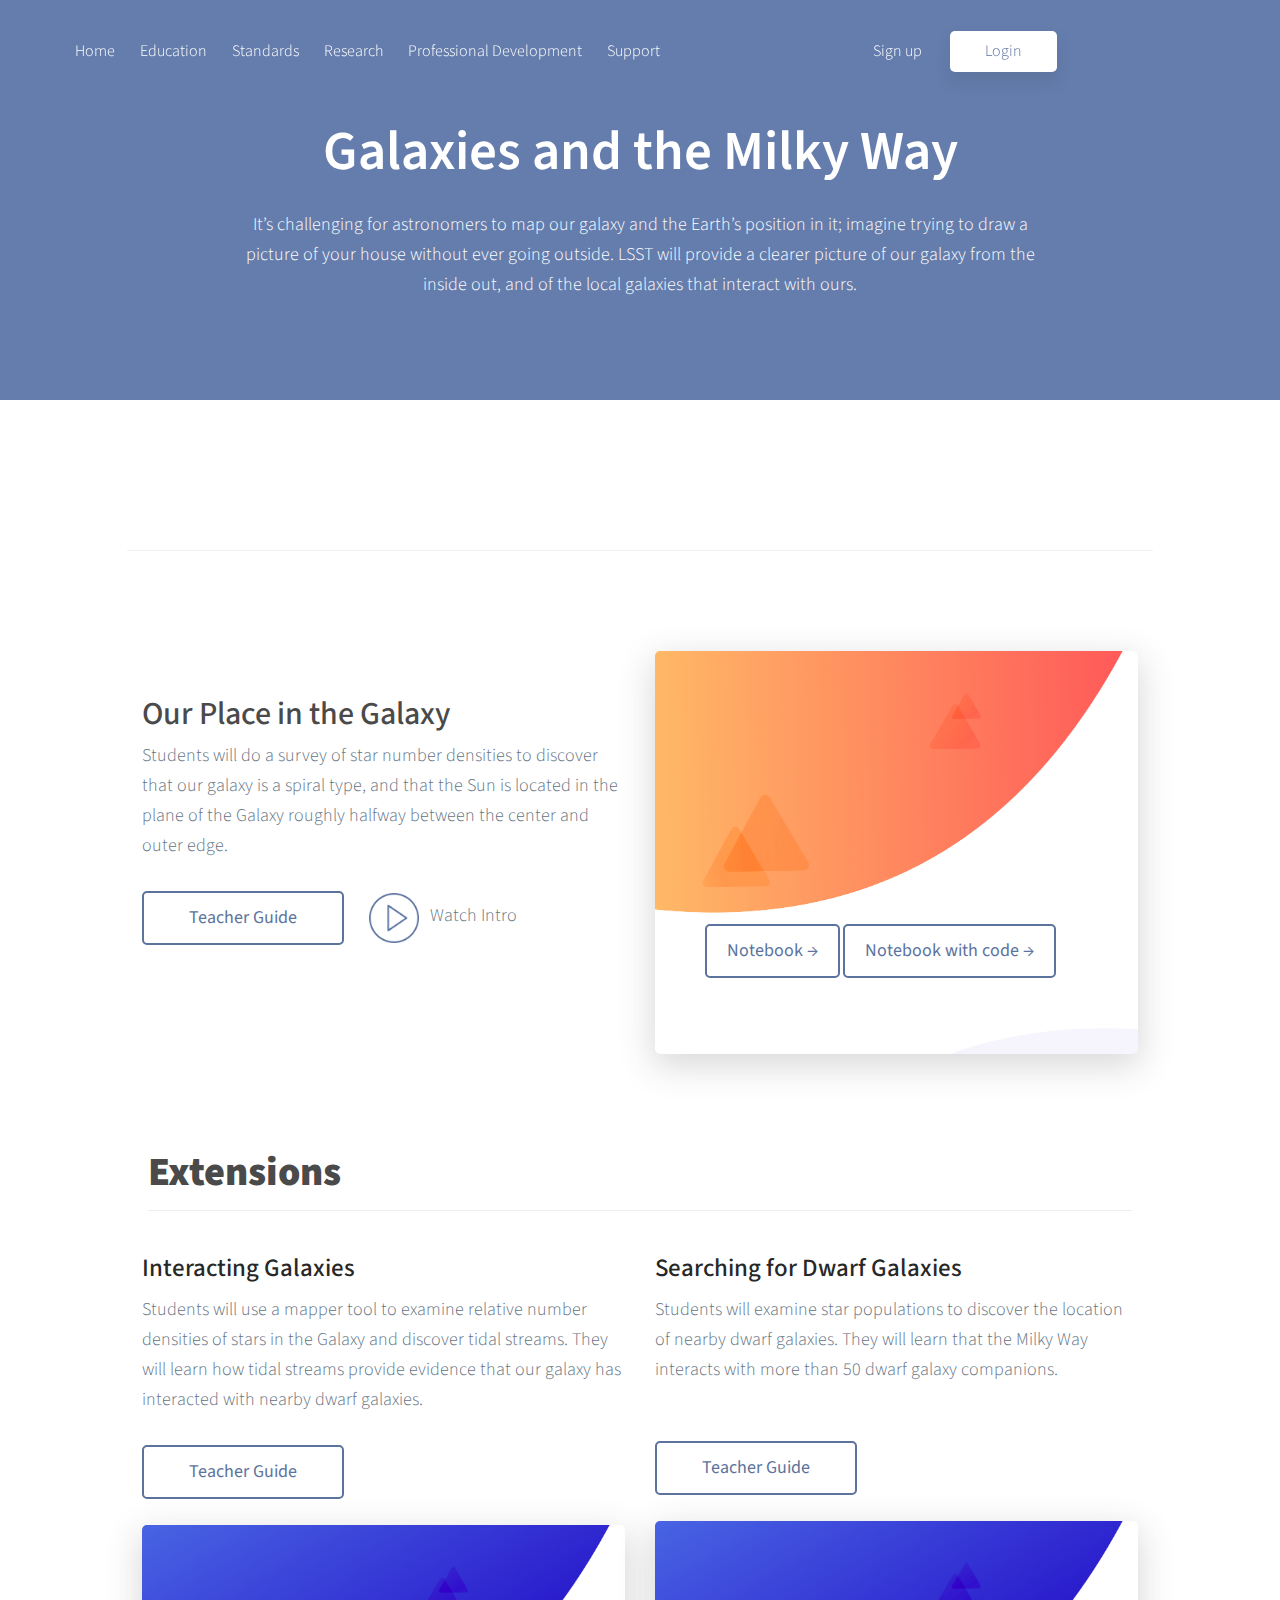
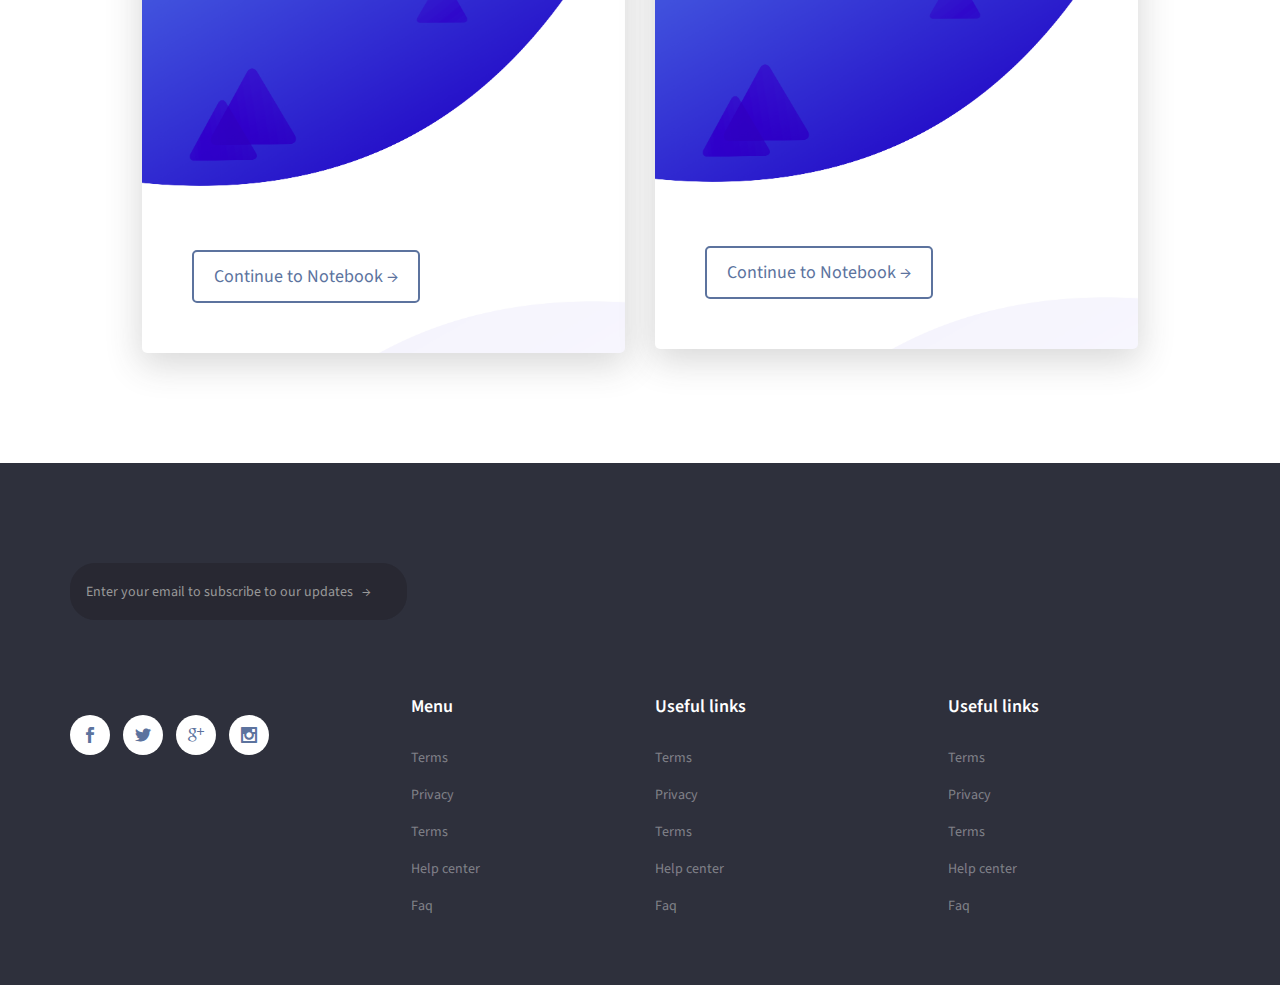
<file: galaxies-and-the-milky-way.html>
<!DOCTYPE html>
<html lang="en">
  <head>
    <!--Metas-->
    <meta charset="UTF-8">
    <meta http-equiv="X-UA-Compatible" content="IE=edge">
    <meta name="viewport" content="width=device-width, initial-scale=1">
    <meta name="description" content="EPO Formal Education">
    <title>EPO Formal Education</title>
    <!--External Stylesheets css-->
    <!-- Bootstrap -->
    <link rel="stylesheet" href="assets/css/bootstrap.min.css">
    <!--elegant icon font -->
    <link rel="stylesheet" href="assets/css/elegant-icons.css">
    <!--Template Stylesheets css-->
    <link rel="stylesheet" href="assets/css/style.css">
    <link rel="stylesheet" href="assets/css/responsive.css">
    <!-- Favicon -->
    <link rel="shortcut icon" href="assets/images/favicon.ico" type="image/x-icon">
    <link rel="icon" href="assets/images/favicon.ico" type="image/x-icon">
    <script src="assets/js/modernizr.js"></script>
    <!--[if lt IE 9]>
    <script src="assets/js/html5shiv.min.js"></script>
    <script src="assets/js/respond.min.js"></script>
    <![endif]-->
    <!-- Font -->
    <link href="https://fonts.googleapis.com/css?family=Source+Sans+Pro:200,300,400,600,700,900" rel="stylesheet">
  </head>
  <body data-spy="scroll" data-target=".navbar-default" data-offset="100">
    <!--header-->
    <header>
      <div class="navbar navbar-default navbar-fixed-top affix-top white" role="navigation" data-spy="affix" data-offset-top="50">
        <div class="container">
          <!--Mobile navigation-->
          <div class="navbar-header">
            <button type="button" class="navbar-toggle dropdown-button waves-effect waves-teal btn-flat" data-toggle="collapse" data-target="#navbar-collapse">
            <span class="icon-bar"></span>
            <span class="icon-bar"></span>
            <span class="icon-bar"></span>
            </button>
            
            <!--Links Menu-->
            <div class="navbar-collapse collapse" id="navbar-collapse">
              <ul class="nav navbar-nav navbar-right navigation-links">
                <li class="standard-links">
                  <a href="index.html">Home</a>
                </li>
                <li class="standard-links">
                  <a class="active " href="index.html">Education </a>
                </li>
                <li class="standard-links">
                  <a class="active " href="ngss.html">Standards </a>
                </li>
                <li class="standard-links">
                  <a href="research.html">Research</a>
                </li class="standard-links">
                <li>
                  <a href="#">Professional Development</a>
                </li class="standard-links">
                <li class="standard-links">
                  <a href="#">Support</a>
                </li>
                <li class="connect-links mr-auto">
                  <a href="#" class="white-btn" data-toggle="modal" data-target="#signup-modal">Sign up</a>
                  <a href="#" class="btn-login" data-toggle="modal" data-target="#login-modal">Login</a>
                </li>
              </ul>
            </div>
          </div>
        </div>
      </header>
      <!--Header-->
      <!--Begin title Section-->
      
      <section class="section-title-blog  section-padd bg-color-2" style="">
        <div class="section-title-inner">
          <!--container-->
          <div class="container">
            <div class="row-centered ">
              <div class="section-title-content clearfix">
                <div class="col-centered col-md-9 col-xs-12 ">
                  <div class="text-center">
                    <h1>Galaxies and the Milky Way</h1>
                    <p>It’s challenging for astronomers to map our galaxy and the Earth’s position in it; imagine trying to draw a picture of your house without ever going outside. LSST will provide a clearer picture of our galaxy from the inside out, and of the local galaxies that interact with ours.</p>
                  </div>
                </div>
              </div>
            </div>
          </div>
        </div>
      </section>
      <!--blog section-->
      <section class="blog-content">
        <div class="blog-content-inner">
          <!--container-->
          <div class="container">
            <div class="row">
              <div class="col-lg-110 col-md-12 col-sm-12 col-xs-12">
                <div class="blog-image">
                </div>
                <div class="blog-text text-left">
                  
                  <hr class="hr">
                  <div class="features-warpper pd-tp-50 clearfix ">
                    <!--feature block-->
                    <div class="col-md-6 col-sm-6 col-xs-12  ">
                      <br>
                      <h2>Our Place in the Galaxy </h2>
                      <p>Students will do a survey of star number densities to discover that our galaxy is a spiral type, and that the Sun is located in the plane of the Galaxy roughly halfway between the center and outer edge. </p>
                      <a class="btn btn-flat" href="">Teacher Guide</a>
                      <div class="video-container"><img class="play-small" src="assets/images/play-button.png"><p style="float:right;">Watch Intro</p></div>
                      
                    </div>
                    <div class="col-md-6 col-sm-6 col-xs-12  ">
                      <div class="feature-block" style="background-image: url('assets/images/block3.png');background-size:cover; ">
                        <br><br>
                        <br><br>
                        <br><br>
                        <br><br>
                        <a class="btn btn-flat btn-nb" data-toggle="modal" data-target="#notebook-modal">Notebook →</a>
                        <a class="btn btn-flat btn-nb" data-toggle="modal" data-target="#notebook-modal">Notebook with code →</a>
                        <br><br>
                      </div>
                    </div>
                    
                  </div>
                  
                  <div style="width:96%;margin:auto"><br><br><h1 style="font-size:40px;">Extensions</h1><hr></div>
                  <div class="features-warpper clearfix ">
                    <!--feature block-->
                    <div class="col-md-6 col-sm-6 col-xs-12  ">
                      <h3>Interacting Galaxies</h3>
                      <p>Students will use a mapper tool to examine relative number densities of stars in the Galaxy and discover tidal streams. They will learn how tidal streams provide evidence that our galaxy has interacted with nearby dwarf galaxies.</p>
                      <a class="btn btn-flat" href="">Teacher Guide</a><br><br>
                      <div class="feature-block" style="background-image: url('assets/images/block.png');background-size:cover;">
                        <br><br>
                        <br><br>
                        <br><br>
                        <br><br>
                        <br><br>
                        <a class="btn btn-flat btn-nb">Continue to Notebook →</a>
                        <br>
                      </div>
                    </div>
                    <div class="col-md-6 col-sm-6 col-xs-12  ">
                      <h3>Searching for Dwarf Galaxies</h3>
                      <p>Students will examine star populations to discover the location of nearby dwarf galaxies. They will learn that the Milky Way interacts with more than 50 dwarf galaxy companions.</p>
                      <br>
                      <a class="btn btn-flat" href="">Teacher Guide</a><br><br>
                      <div class="feature-block" style="background-image: url('assets/images/block.png');background-size:cover; ">
                        <br><br>
                        <br><br>
                        <br><br>
                        <br><br>
                        <br><br>
                        <a class="btn btn-flat btn-nb">Continue to Notebook →</a>
                      </div>
                    </div>
                  </div>
                </div>
              </div>
            </div>
          </div>
        </div>
      </div>
    </section>
    <!--blog section-->
    
    <!--Footer -->
    <footer class="footer ">
      <div class="footer-warpper ">
        <div class="container ">
          <div class="row ">
            <div class="footer-top  clearfix ">
              <div class="footer-top-content clearfix ">
                <div class="col-md-6 col-xs-12 col-sm-6 ">
                  <!-- Newsletter -->
                  <div class="newsletter-block ">
                    <div class="subscribe-form ">
                      <form action="# " method="post " class="subscribe-mail ">
                        <div class="form-group ">
                          <input type="email " class="form-control email-input " placeholder="Enter your email to subscribe to our updates   → ">
                        </div>
                        <p class="error-message "></p>
                        <p class="sucess-message "></p>
                      </form>
                    </div>
                  </div>
                  <!-- Newsletter -->
                </div>
              </div>
              <div class="footer-bottom-content clearfix ">
                <!--Footer Column 1-->
                <div class="col-md-6 col-sm-12 col-xs-12 ">
                  <div class="row ">
                    <div class="col-md-7 col-sm-6 col-xs-12 ">
                      <ul class="list-social list-inline ">
                        <li>
                          <a href="# " target="_blank " class="btn btn-circle btn-facebook ">
                            <i class="social_facebook "></i>
                          </a>
                        </li>
                        <li>
                          <a href="# " target="_blank " class="btn btn-circle btn-twitter ">
                            <i class="social_twitter "></i>
                          </a>
                        </li>
                        <li>
                          <a href="# " target="_blank " class="btn btn-circle btn-google-plus ">
                            <i class="social_googleplus "></i>
                          </a>
                        </li>
                        <li>
                          <a href="# " target="_blank " class="btn btn-circle btn-instgram ">
                            <i class="social_instagram "></i>
                          </a>
                        </li>
                      </ul>
                    </div>
                    <div class="col-md-5 col-sm-6 col-xs-12 ">
                      <h5>Menu</h5>
                      <ul class="list-menu ">
                        <li>
                          <a href=" ">Terms</a>
                        </li>
                        <li>
                          <a href=" ">Privacy </a>
                        </li>
                        <li>
                          <a href=" ">Terms</a>
                        </li>
                        <li>
                          <a href=" ">Help center</a>
                        </li>
                        <li>
                          <a href=" ">Faq</a>
                        </li>
                      </ul>
                    </div>
                  </div>
                </div>
                <!--End Footer Column 1-->
                <!--Footer Column 2-->
                <div class="col-md-6 col-sm-12 col-xs-12 ">
                  <div class="row">
                    <div class="col-md-6 col-sm-6 col-xs-12 ">
                      <h5>Useful links </h5>
                      <ul class="list-menu ">
                        <li>
                          <a href=" ">Terms</a>
                        </li>
                        <li>
                          <a href=" ">Privacy </a>
                        </li>
                        <li>
                          <a href=" ">Terms</a>
                        </li>
                        <li>
                          <a href=" ">Help center</a>
                        </li>
                        <li>
                          <a href=" ">Faq</a>
                        </li>
                      </ul>
                    </div>
                    <div class="col-md-5 col-sm-6 col-xs-12 ">
                      <h5>Useful links </h5>
                      <ul class="list-menu ">
                        <li>
                          <a href=" ">Terms</a>
                        </li>
                        <li>
                          <a href=" ">Privacy </a>
                        </li>
                        <li>
                          <a href=" ">Terms</a>
                        </li>
                        <li>
                          <a href=" ">Help center</a>
                        </li>
                        <li>
                          <a href=" ">Faq</a>
                        </li>
                      </ul>
                    </div>
                  </div>
                </div>
                <!--Footer Column 2-->
              </div>
              <br>
            </div>
          </div>
        </div>
      </div>
    </footer>
    <!--Footer -->
    <!--Modal login -->
    <div class="modal fade connect-modal" id="login-modal" tabindex="-1" role="dialog" aria-labelledby="loginModalLabel" aria-hidden="true">
      <div class="modal-dialog" role="document">
        <div class="modal-content">
          <div class="modal-header">
            <h3>User Login</h3>
            <span>Click To Login</span>
            <button type="button" class="close" data-dismiss="modal" aria-label="Close">
            <span aria-hidden="true">&times;</span>
            </button>
          </div>
          <div class="modal-body clearfix">
            <form class="form " action=" " method=" ">
              <div class="form-group ">
                <input type="text" name="" class="form-control" placeholder="Username ">
                <i class="icon_profile"></i>
              </div>
              <div class="form-group ">
                <input type="password" name="" class="form-control" placeholder="Username ">
                <i class="icon_lock"></i>
              </div>
              <div class="form-group ">
                <p class="remember">
                  <input type="checkbox" name="" id="checkbox-1"><label for="checkbox-1">Remember me</label>
                </p>
                <a class="forgot-password" href="#" title="">Forgot Password?</a>
              </div>
            </form>
          </div>
          <div class="modal-footer">
            <button type="button" class="btn btn-color ">Login</button>
          </div>
        </div>
      </div>
    </div>
    <!--Modal login -->
    <!--Modal sign up -->
    <div class="modal fade connect-modal" id="signup-modal" tabindex="-1" role="dialog" aria-labelledby="loginModalLabel" aria-hidden="true">
      <div class="modal-dialog" role="document">
        <div class="modal-content">
          <div class="modal-header">
            <h3>Looks like you don't have an account.</h3>
            <span>We just need a little information.</span>
            <button type="button" class="close" data-dismiss="modal" aria-label="Close">
            <span aria-hidden="true">&times;</span>
            </button>
          </div>
          <div class="modal-body clearfix">
            <form class="form " action=" " method=" ">
              <div class="form-group ">
                <input type="text" name="" class="form-control" placeholder="Username ">
                <i class="icon_profile"></i>
              </div>
              <div class="form-group ">
                <input type="email" name="" class="form-control" placeholder="E-mail">
                <i class="icon_mail"></i>
              </div>
              <div class="form-group ">
                <input type="password" name="" class="form-control" placeholder="Password ">
                <i class=" icon_lock"></i>
              </div>
              <div class="form-group ">
                <p class="remember">
                  <input type="checkbox" name="" id="checkbox-2"><label for="checkbox-2">Remember me</label>
                </p>
                <a href="#" title="">Forgot Password?</a>
              </div>
            </form>
          </div>
          <div class="modal-footer">
            <button type="button" class="btn btn-color ">Login</button>
          </div>
        </div>
      </div>
    </div>
    <div class="modal fade connect-modal" id="notebook-modal" tabindex="-1" role="dialog" aria-labelledby="notebookModalLabel" aria-hidden="true">
      <div class="modal-dialog " role="document">
        <div class="modal-content nb-modal">
          <h2>New to Notebooks?</h2>
          <p>You may not have seen notebooks like these before, but don’t worry, it won’t take long to learn how to use them. The video below will get you started.</p>
          <br>
          <div class="feature-block video" style="margin-bottom:0px;">
            <img src="assets/images/play-button.svg " style="color:white;margin: 100px;" alt="">
          </div>
          <br>
          <a class="btn btn-flat btn-nb" data-toggle="modal" data-target="#notebook-modal">Continue to Notebook</a>
          <a class="btn btn-flat btn-nb" data-toggle="modal" data-target="#notebook-modal">Continue to Notebook with Code</a>
        </div>
      </div>
    </div>
    <!-- jQuery -->
    <script src="assets/js/jquery-1.12.4.min.js "></script>
    <script src="assets/js/bootstrap.min.js "></script>
  </body>
</file>
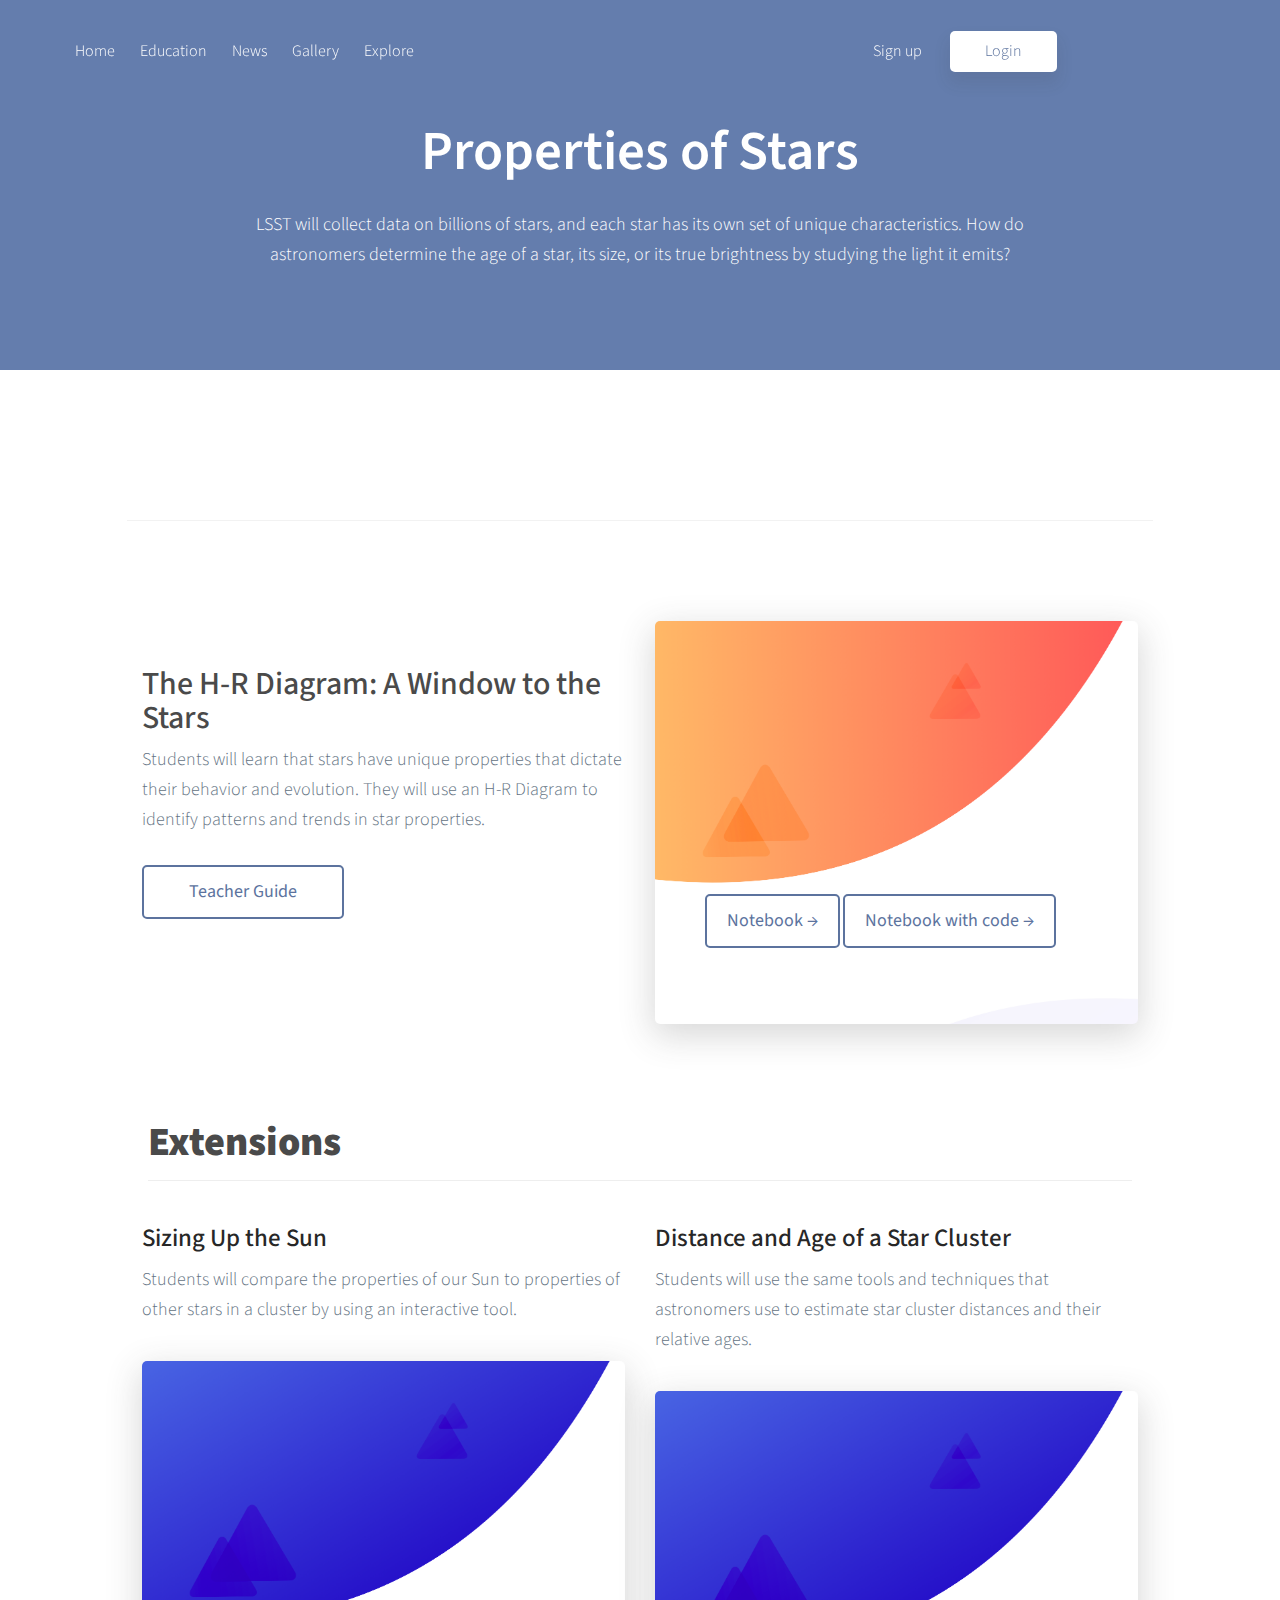
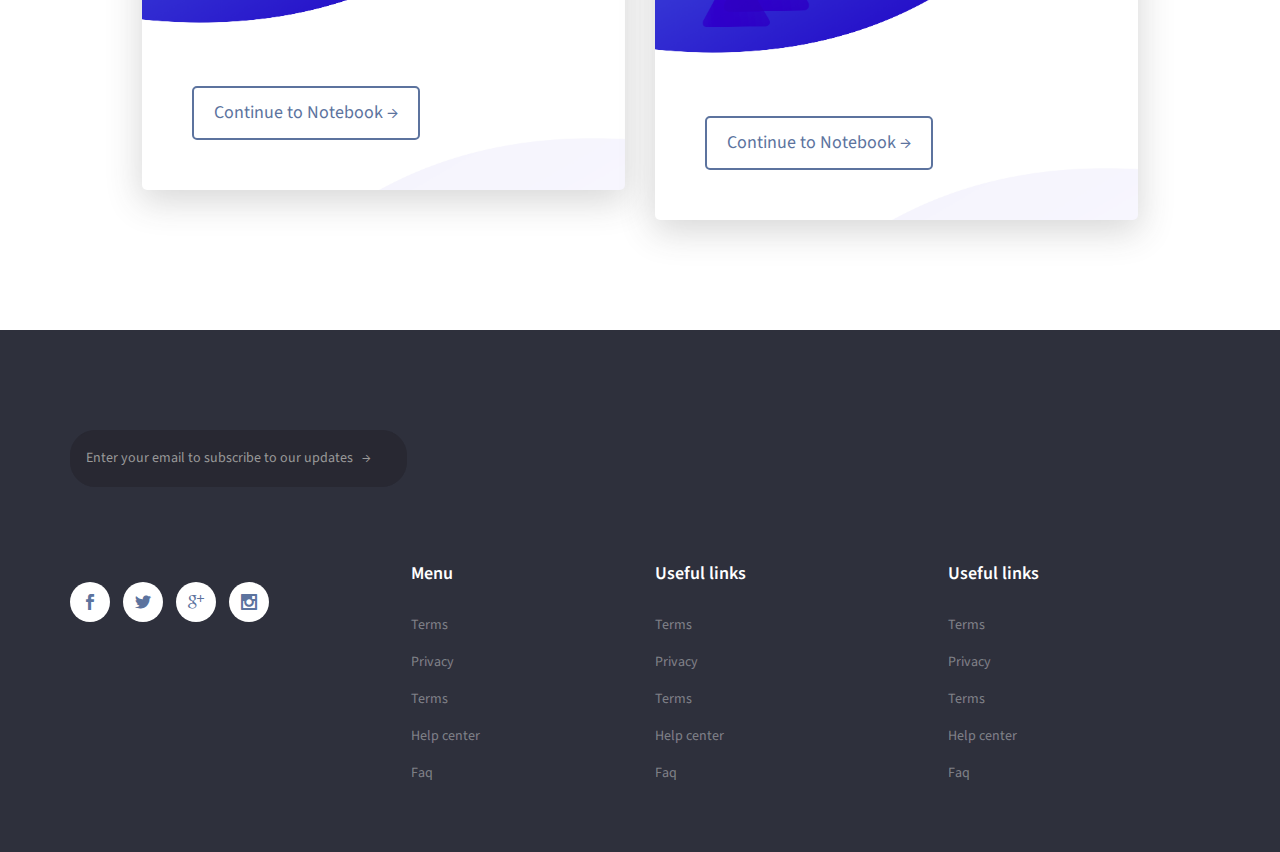
<file: investigation.html>
<!DOCTYPE html>
<html lang="en">
  <head>
    <!--Metas-->
    <meta charset="UTF-8">
    <meta http-equiv="X-UA-Compatible" content="IE=edge">
    <meta name="viewport" content="width=device-width, initial-scale=1">
    <meta name="description" content="EPO Formal Education">
    <title>EPO Formal Education</title>
    <!--External Stylesheets css-->
    <!-- Bootstrap -->
    <link rel="stylesheet" href="assets/css/bootstrap.min.css">
    <!--elegant icon font -->
    <link rel="stylesheet" href="assets/css/elegant-icons.css">
    <!--Template Stylesheets css-->
    <link rel="stylesheet" href="assets/css/style.css">
    <link rel="stylesheet" href="assets/css/responsive.css">
    <!-- Favicon -->
    <link rel="shortcut icon" href="assets/images/favicon.ico" type="image/x-icon">
    <link rel="icon" href="assets/images/favicon.ico" type="image/x-icon">
    <script src="assets/js/modernizr.js"></script>
    <!--[if lt IE 9]>
    <script src="assets/js/html5shiv.min.js"></script>
    <script src="assets/js/respond.min.js"></script>
    <![endif]-->
    <!-- Font -->
    <link href="https://fonts.googleapis.com/css?family=Source+Sans+Pro:200,300,400,600,700,900" rel="stylesheet">
  </head>
  <body data-spy="scroll" data-target=".navbar-default" data-offset="100">
    <!--header-->
    <header>
      <div class="navbar navbar-default navbar-fixed-top affix-top white" role="navigation" data-spy="affix" data-offset-top="50">
        <div class="container">
          <!--Mobile navigation-->
          <div class="navbar-header">
            <button type="button" class="navbar-toggle dropdown-button waves-effect waves-teal btn-flat" data-toggle="collapse" data-target="#navbar-collapse">
            <span class="icon-bar"></span>
            <span class="icon-bar"></span>
            <span class="icon-bar"></span>
            </button>
            
            <!--Links Menu-->
            <div class="navbar-collapse collapse" id="navbar-collapse">
              <ul class="nav navbar-nav navbar-right navigation-links">
                <li class="standard-links">
                  <a href="index.html">Home</a>
                </li>
                <li class="standard-links">
                  <a class="active" href="index.html">Education </a>
                </li>
                <li>
                  <a href="#">News </a>
                </li>
                <li>
                  <a href="#">Gallery </a>
                </li>
                <li>
                  <a href="#">Explore </a>
                </li>
                <li class="connect-links">
                  <a href="#" class="white-btn" data-toggle="modal" data-target="#signup-modal">Sign up</a>
                  <a href="#" class="btn-login" data-toggle="modal" data-target="#login-modal">Login</a>
                </li>
              </ul>
            </div>
          </div>
        </div>
      </header>
      <!--Header-->
      <!--Begin title Section-->
      
      <section class="section-title-blog  section-padd bg-color-2" style="">
        <div class="section-title-inner">
          <!--container-->
          <div class="container">
            <div class="row-centered ">
              <div class="section-title-content clearfix">
                <div class="col-centered col-md-9 col-xs-12 ">
                  <div class="text-center">
                    <h1>Properties of Stars</h1>
                    <p>LSST will collect data on billions of stars, and each star has its own set of unique characteristics. How do astronomers determine the age of a star, its size, or its true brightness by studying the light it emits?</p>
                  </div>
                </div>
              </div>
            </div>
          </div>
        </div>
      </section>
      <!--blog section-->
      <section class="blog-content">
        <div class="blog-content-inner">
          <!--container-->
          <div class="container">
            <div class="row">
              <div class="col-lg-110 col-md-12 col-sm-12 col-xs-12">
                <div class="blog-image">
                </div>           
                <div class="blog-text text-left">

                  
                  <hr class="hr">
                  <div class="features-warpper pd-tp-50 clearfix ">
                    <!--feature block-->
                    <div class="col-md-6 col-sm-6 col-xs-12  ">
                      <br>
                      <h2>The  H-R  Diagram:  A  Window  to  the  Stars </h2>
                      <p>Students  will  learn  that  stars  have  unique  properties  that  dictate  their  behavior  and  evolution.  They  will  use  an  H-R  Diagram  to  identify  patterns  and  trends  in  star  properties. </p>
                      <a class="btn btn-flat" href="teacher-guide.html">Teacher Guide</a>
                    </div>
                    <div class="col-md-6 col-sm-6 col-xs-12  ">
                      <div class="feature-block" style="background-image: url('assets/images/block3.png');background-size:cover; ">
                        <br><br>
                        <br><br>
                        <br><br>
                        <br><br>
                         <a class="btn btn-flat btn-nb" data-toggle="modal" data-target="#notebook-modal">Notebook →</a>
                         <a class="btn btn-flat btn-nb" data-toggle="modal" data-target="#notebook-modal">Notebook with code →</a>
                         <br><br>
                      </div>
                    </div>
                    
                  </div>
                  
                  <div style="width:96%;margin:auto"><br><br><h1 style="font-size:40px;">Extensions</h1><hr></div>
                  <div class="features-warpper clearfix ">
                    <!--feature block-->
                    <div class="col-md-6 col-sm-6 col-xs-12  ">
                      <h3>Sizing Up the Sun</h3>
                      <p>Students  will  compare  the  properties  of  our  Sun  to  properties  of  other  stars  in  a  cluster  by  using  an  interactive  tool.  </p>
                      <br>
                      <div class="feature-block" style="background-image: url('assets/images/block.png');background-size:cover;">
                        <br><br>
                        <br><br>
                        <br><br>
                        <br><br>
                        <br><br>
                        <a class="btn btn-flat btn-nb">Continue to Notebook →</a>
                        <br>
                      </div>
                    </div>
                    <div class="col-md-6 col-sm-6 col-xs-12  ">
                      <h3>Distance and Age of a Star Cluster </h3>
                      <p>Students  will  use  the  same  tools  and  techniques  that astronomers  use  to  estimate  star  cluster  distances  and  their  relative  ages. </p>
                      <br>
                      <div class="feature-block" style="background-image: url('assets/images/block.png');background-size:cover; ">
                        <br><br>
                        <br><br>
                        <br><br>
                        <br><br>
                        <br><br>
                         <a class="btn btn-flat btn-nb">Continue to Notebook →</a>
                      </div>
                    </div>
                  </div>
                </div>
              </div>
            </div>
          </div>
        </div>
      </div>
    </section>
    <!--blog section-->
    
                    <!--Footer -->
                    <footer class="footer ">
                        <div class="footer-warpper ">
                            <div class="container ">
                                <div class="row ">
                                    <div class="footer-top  clearfix ">
                                        <div class="footer-top-content clearfix ">
                                            <div class="col-md-6 col-xs-12 col-sm-6 ">
                                                <!-- Newsletter -->
                                                <div class="newsletter-block ">
                                                    <div class="subscribe-form ">
                                                        <form action="# " method="post " class="subscribe-mail ">
                                                            <div class="form-group ">
                                                                <input type="email " class="form-control email-input " placeholder="Enter your email to subscribe to our updates   → ">
                                                            </div>
                                                            <p class="error-message "></p>
                                                            <p class="sucess-message "></p>
                                                        </form>
                                                    </div>
                                                </div>
                                                <!-- Newsletter -->
                                            </div>
                                        </div>
                                        <div class="footer-bottom-content clearfix ">
                                            <!--Footer Column 1-->
                                            <div class="col-md-6 col-sm-12 col-xs-12 ">
                                                <div class="row ">
                                                    <div class="col-md-7 col-sm-6 col-xs-12 ">
                                                        <ul class="list-social list-inline ">
                                                            <li>
                                                                <a href="# " target="_blank " class="btn btn-circle btn-facebook ">
                                                                    <i class="social_facebook "></i>
                                                                </a>
                                                            </li>
                                                            <li>
                                                                <a href="# " target="_blank " class="btn btn-circle btn-twitter ">
                                                                    <i class="social_twitter "></i>
                                                                </a>
                                                            </li>
                                                            <li>
                                                                <a href="# " target="_blank " class="btn btn-circle btn-google-plus ">
                                                                    <i class="social_googleplus "></i>
                                                                </a>
                                                            </li>
                                                            <li>
                                                                <a href="# " target="_blank " class="btn btn-circle btn-instgram ">
                                                                    <i class="social_instagram "></i>
                                                                </a>
                                                            </li>
                                                        </ul>
                                                    </div>
                                                    <div class="col-md-5 col-sm-6 col-xs-12 ">
                                                        <h5>Menu</h5>
                                                        <ul class="list-menu ">
                                                            <li>
                                                                <a href=" ">Terms</a>
                                                            </li>
                                                            <li>
                                                                <a href=" ">Privacy </a>
                                                            </li>
                                                            <li>
                                                                <a href=" ">Terms</a>
                                                            </li>
                                                            <li>
                                                                <a href=" ">Help center</a>
                                                            </li>
                                                            <li>
                                                                <a href=" ">Faq</a>
                                                            </li>
                                                        </ul>
                                                    </div>
                                                </div>
                                            </div>
                                            <!--End Footer Column 1-->
                                            <!--Footer Column 2-->
                                            <div class="col-md-6 col-sm-12 col-xs-12 ">
                                                <div class="row">
                                                    <div class="col-md-6 col-sm-6 col-xs-12 ">
                                                        <h5>Useful links </h5>
                                                        <ul class="list-menu ">
                                                            <li>
                                                                <a href=" ">Terms</a>
                                                            </li>
                                                            <li>
                                                                <a href=" ">Privacy </a>
                                                            </li>
                                                            <li>
                                                                <a href=" ">Terms</a>
                                                            </li>
                                                            <li>
                                                                <a href=" ">Help center</a>
                                                            </li>
                                                            <li>
                                                                <a href=" ">Faq</a>
                                                            </li>
                                                        </ul>
                                                    </div>
                                                    <div class="col-md-5 col-sm-6 col-xs-12 ">
                                                        <h5>Useful links </h5>
                                                        <ul class="list-menu ">
                                                            <li>
                                                                <a href=" ">Terms</a>
                                                            </li>
                                                            <li>
                                                                <a href=" ">Privacy </a>
                                                            </li>
                                                            <li>
                                                                <a href=" ">Terms</a>
                                                            </li>
                                                            <li>
                                                                <a href=" ">Help center</a>
                                                            </li>
                                                            <li>
                                                                <a href=" ">Faq</a>
                                                            </li>
                                                        </ul>
                                                    </div>
                                                </div>
                                            </div>
                                            <!--Footer Column 2-->
                                        </div>
                                        <br>
                                    </div>
                                </div>
                            </div>
                        </div>
                    </footer>
                    <!--Footer -->
    <!--Modal login -->
    <div class="modal fade connect-modal" id="login-modal" tabindex="-1" role="dialog" aria-labelledby="loginModalLabel" aria-hidden="true">
      <div class="modal-dialog" role="document">
        <div class="modal-content">
          <div class="modal-header">
            <h3>User Login</h3>
            <span>Click To Login</span>
            <button type="button" class="close" data-dismiss="modal" aria-label="Close">
            <span aria-hidden="true">&times;</span>
            </button>
          </div>
          <div class="modal-body clearfix">
            <form class="form " action=" " method=" ">
              <div class="form-group ">
                <input type="text" name="" class="form-control" placeholder="Username ">
                <i class="icon_profile"></i>
              </div>
              <div class="form-group ">
                <input type="password" name="" class="form-control" placeholder="Username ">
                <i class="icon_lock"></i>
              </div>
              <div class="form-group ">
                <p class="remember">
                  <input type="checkbox" name="" id="checkbox-1"><label for="checkbox-1">Remember me</label>
                </p>
                <a class="forgot-password" href="#" title="">Forgot Password?</a>
              </div>
            </form>
          </div>
          <div class="modal-footer">
            <button type="button" class="btn btn-color ">Login</button>
          </div>
        </div>
      </div>
    </div>
    <!--Modal login -->
    <!--Modal sign up -->
    <div class="modal fade connect-modal" id="signup-modal" tabindex="-1" role="dialog" aria-labelledby="loginModalLabel" aria-hidden="true">
      <div class="modal-dialog" role="document">
        <div class="modal-content">
          <div class="modal-header">
            <h3>Looks like you don't have an account.</h3>
            <span>We just need a little information.</span>
            <button type="button" class="close" data-dismiss="modal" aria-label="Close">
            <span aria-hidden="true">&times;</span>
            </button>
          </div>
          <div class="modal-body clearfix">
            <form class="form " action=" " method=" ">
              <div class="form-group ">
                <input type="text" name="" class="form-control" placeholder="Username ">
                <i class="icon_profile"></i>
              </div>
              <div class="form-group ">
                <input type="email" name="" class="form-control" placeholder="E-mail">
                <i class="icon_mail"></i>
              </div>
              <div class="form-group ">
                <input type="password" name="" class="form-control" placeholder="Password ">
                <i class=" icon_lock"></i>
              </div>
              <div class="form-group ">
                <p class="remember">
                  <input type="checkbox" name="" id="checkbox-2"><label for="checkbox-2">Remember me</label>
                </p>
                <a href="#" title="">Forgot Password?</a>
              </div>
            </form>
          </div>
          <div class="modal-footer">
            <button type="button" class="btn btn-color ">Login</button>
          </div>
        </div>
      </div>
    </div>
    <div class="modal fade connect-modal" id="notebook-modal" tabindex="-1" role="dialog" aria-labelledby="notebookModalLabel" aria-hidden="true">
      <div class="modal-dialog " role="document">
        <div class="modal-content nb-modal">
          <h2>New to Notebooks?</h2>
          <p>Aliquam erat volutpat. Phasellus sagittis pulvinar augue. Aenean suscipit, justo non interdum accumsan, nibh lacus convallis leo, et molestie dolor lorem ut ligula.</p>
          <br>
          <div class="feature-block video" style="margin-bottom:0px;">
            <img src="assets/images/play-button.svg " style="color:white;margin: 100px;" alt="">
          </div>
          <br>
          <a class="btn btn-flat btn-nb" data-toggle="modal" data-target="#notebook-modal">Continue to Notebook with Code</a>
          <a class="btn btn-flat btn-nb" data-toggle="modal" data-target="#notebook-modal">Continue to Notebook without Code</a>

        </div>
      </div>
    </div>
    <!-- jQuery -->
    <script src="assets/js/jquery-1.12.4.min.js "></script>
    <script src="assets/js/bootstrap.min.js "></script>
  </body>
</file>
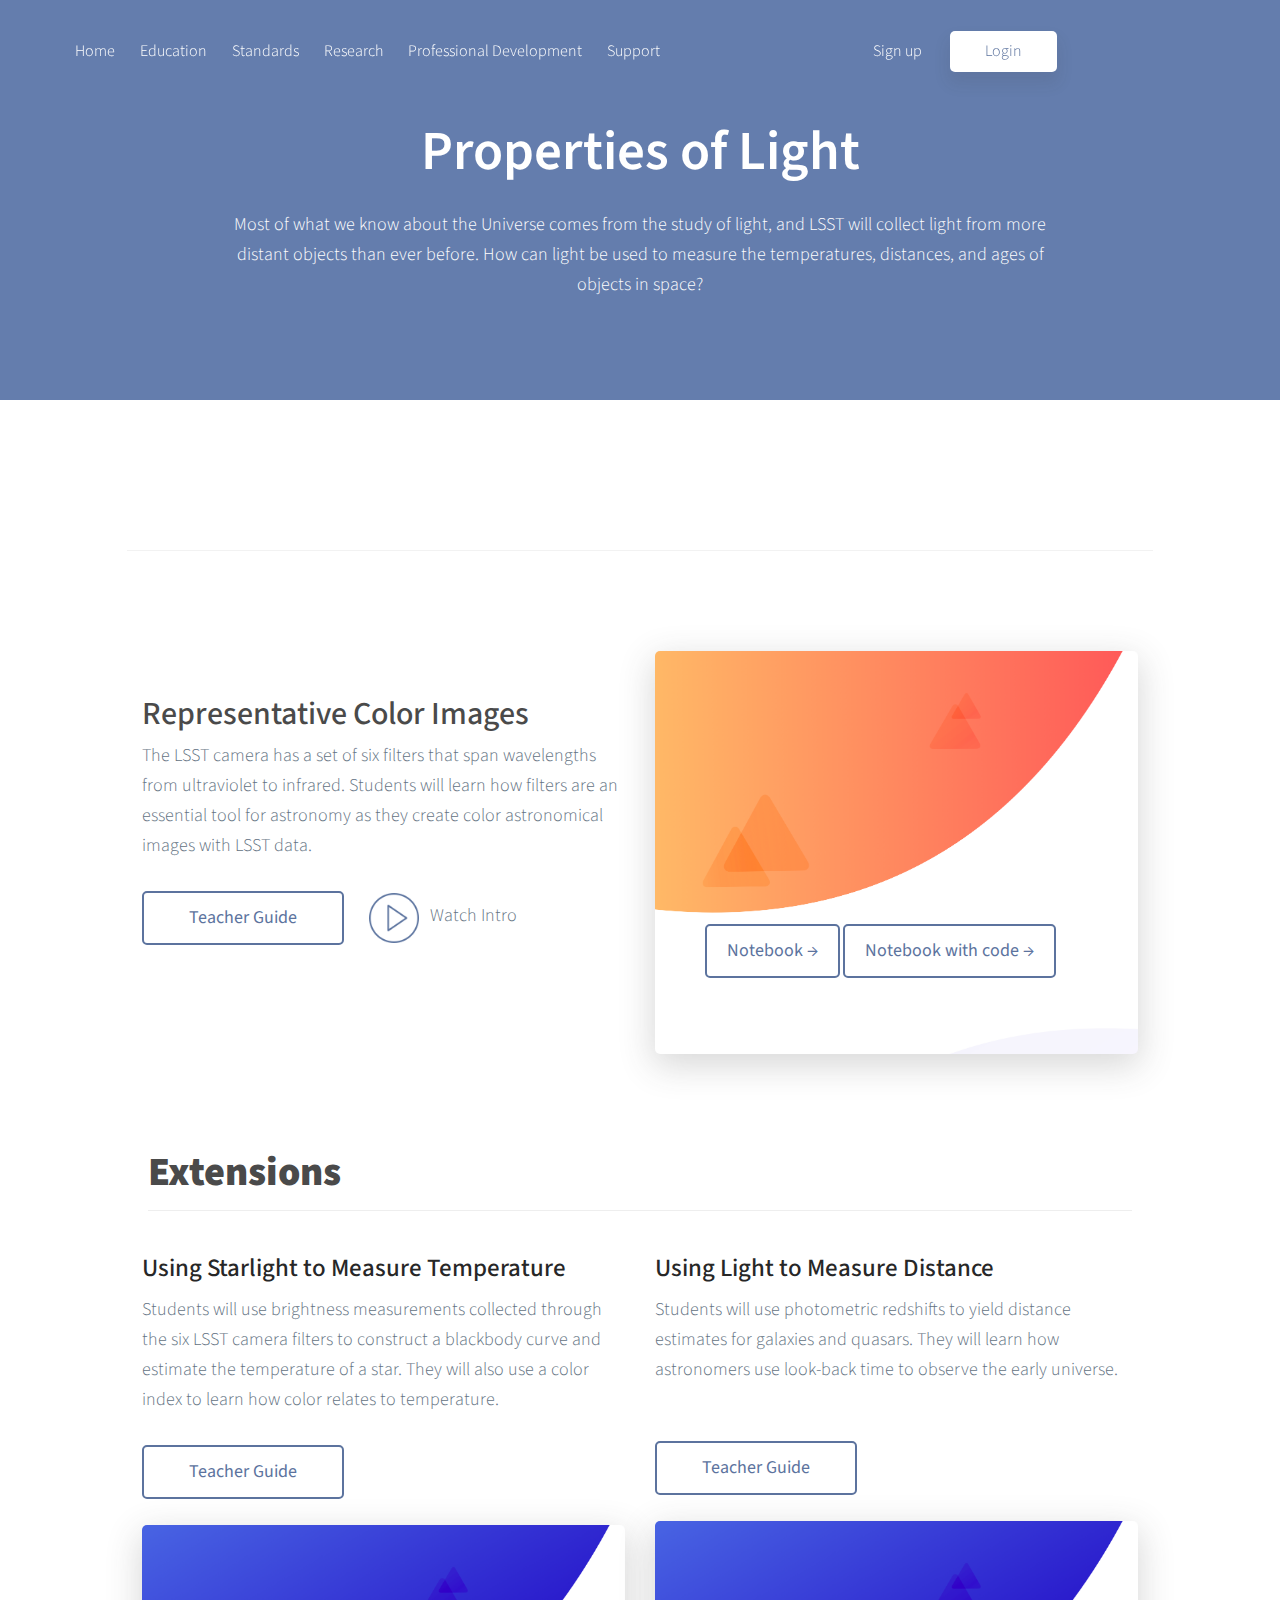
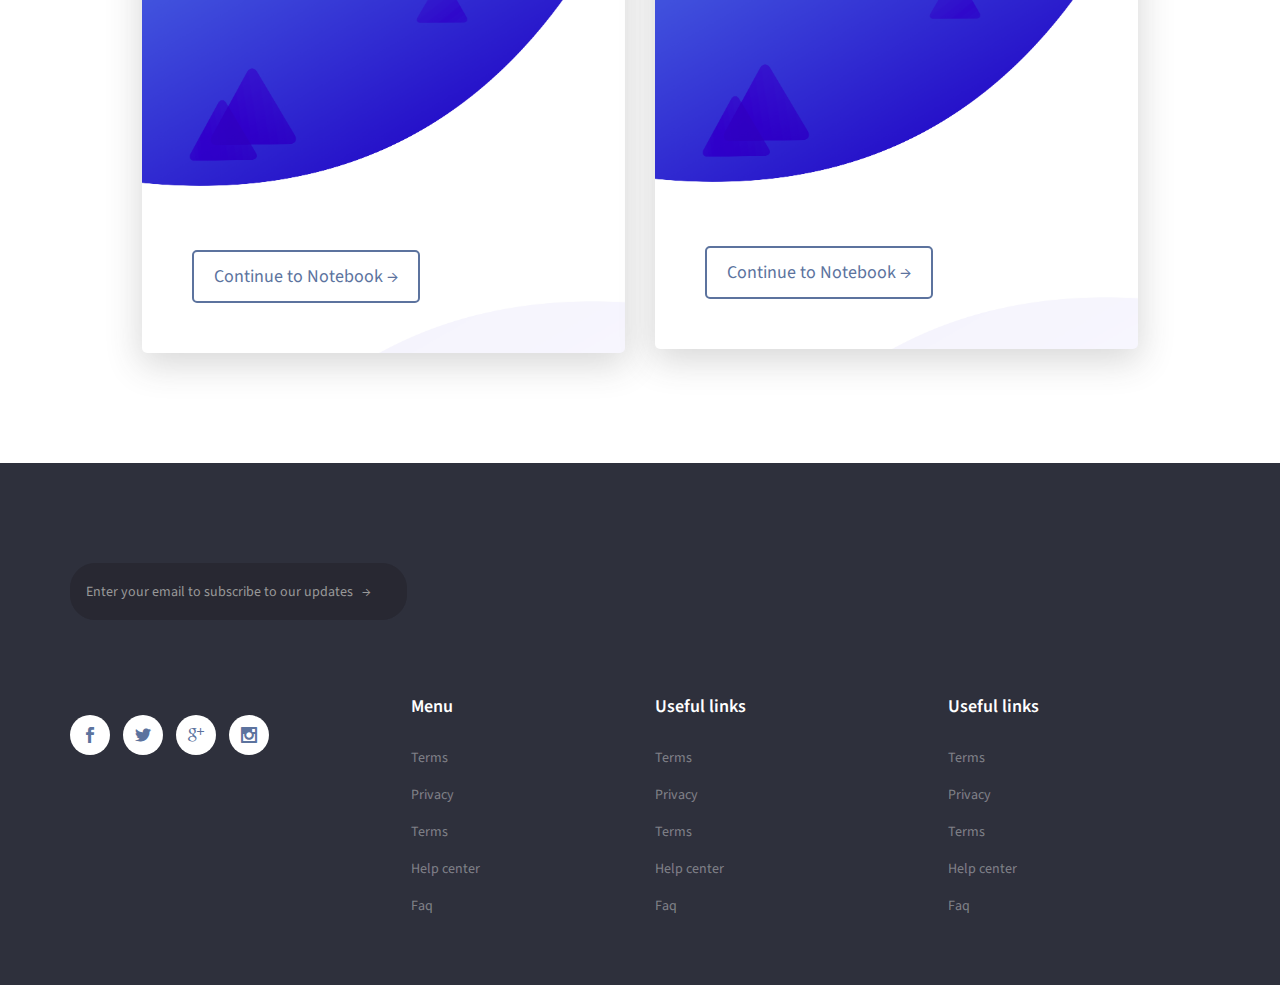
<file: properties-of-light.html>
<!DOCTYPE html>
<html lang="en">
  <head>
    <!--Metas-->
    <meta charset="UTF-8">
    <meta http-equiv="X-UA-Compatible" content="IE=edge">
    <meta name="viewport" content="width=device-width, initial-scale=1">
    <meta name="description" content="EPO Formal Education">
    <title>EPO Formal Education</title>
    <!--External Stylesheets css-->
    <!-- Bootstrap -->
    <link rel="stylesheet" href="assets/css/bootstrap.min.css">
    <!--elegant icon font -->
    <link rel="stylesheet" href="assets/css/elegant-icons.css">
    <!--Template Stylesheets css-->
    <link rel="stylesheet" href="assets/css/style.css">
    <link rel="stylesheet" href="assets/css/responsive.css">
    <!-- Favicon -->
    <link rel="shortcut icon" href="assets/images/favicon.ico" type="image/x-icon">
    <link rel="icon" href="assets/images/favicon.ico" type="image/x-icon">
    <script src="assets/js/modernizr.js"></script>
    <!--[if lt IE 9]>
    <script src="assets/js/html5shiv.min.js"></script>
    <script src="assets/js/respond.min.js"></script>
    <![endif]-->
    <!-- Font -->
    <link href="https://fonts.googleapis.com/css?family=Source+Sans+Pro:200,300,400,600,700,900" rel="stylesheet">
  </head>
  <body data-spy="scroll" data-target=".navbar-default" data-offset="100">
    <!--header-->
    <header>
      <div class="navbar navbar-default navbar-fixed-top affix-top white" role="navigation" data-spy="affix" data-offset-top="50">
        <div class="container">
          <!--Mobile navigation-->
          <div class="navbar-header">
            <button type="button" class="navbar-toggle dropdown-button waves-effect waves-teal btn-flat" data-toggle="collapse" data-target="#navbar-collapse">
            <span class="icon-bar"></span>
            <span class="icon-bar"></span>
            <span class="icon-bar"></span>
            </button>
            
            <!--Links Menu-->
            <div class="navbar-collapse collapse" id="navbar-collapse">
              <ul class="nav navbar-nav navbar-right navigation-links">
                <li class="standard-links">
                  <a href="index.html">Home</a>
                </li>
                <li class="standard-links">
                  <a class="active " href="index.html">Education </a>
                </li>
                <li class="standard-links">
                  <a class="active " href="ngss.html">Standards </a>
                </li>
                <li class="standard-links">
                  <a href="research.html">Research</a>
                </li class="standard-links">
                <li>
                  <a href="#">Professional Development</a>
                </li class="standard-links">
                <li class="standard-links">
                  <a href="#">Support</a>
                </li>
                <li class="connect-links mr-auto">
                  <a href="#" class="white-btn" data-toggle="modal" data-target="#signup-modal">Sign up</a>
                  <a href="#" class="btn-login" data-toggle="modal" data-target="#login-modal">Login</a>
                </li>
              </ul>
            </div>
          </div>
        </div>
      </header>
      <!--Header-->
      <!--Begin title Section-->
      
      <section class="section-title-blog  section-padd bg-color-2" style="">
        <div class="section-title-inner">
          <!--container-->
          <div class="container">
            <div class="row-centered ">
              <div class="section-title-content clearfix">
                <div class="col-centered col-md-9 col-xs-12 ">
                  <div class="text-center">
                    <h1>Properties of Light</h1>
                    <p>Most of what we know about the Universe comes from the study of light, and LSST will collect light from more distant objects than ever before. How can light be used to measure the temperatures, distances, and ages of objects in space? </p>
                  </div>
                </div>
              </div>
            </div>
          </div>
        </div>
      </section>
      <!--blog section-->
      <section class="blog-content">
        <div class="blog-content-inner">
          <!--container-->
          <div class="container">
            <div class="row">
              <div class="col-lg-110 col-md-12 col-sm-12 col-xs-12">
                <div class="blog-image">
                </div>
                <div class="blog-text text-left">
                  
                  <hr class="hr">
                  <div class="features-warpper pd-tp-50 clearfix ">
                    <!--feature block-->
                    <div class="col-md-6 col-sm-6 col-xs-12  ">
                      <br>
                      <h2>Representative Color Images</h2>
                      <p>The LSST camera has a set of six filters that span wavelengths from ultraviolet to infrared. Students will learn how filters are an essential tool for astronomy as they create color astronomical images with LSST data. </p>
                      <a class="btn btn-flat" href="">Teacher Guide</a>
                      <div class="video-container"><img class="play-small" src="assets/images/play-button.png"><p style="float:right;">Watch Intro</p></div>
                    </div>
                    <div class="col-md-6 col-sm-6 col-xs-12  ">
                      <div class="feature-block" style="background-image: url('assets/images/block3.png');background-size:cover; ">
                        <br><br>
                        <br><br>
                        <br><br>
                        <br><br>
                        <a class="btn btn-flat btn-nb" data-toggle="modal" data-target="#notebook-modal">Notebook →</a>
                        <a class="btn btn-flat btn-nb" data-toggle="modal" data-target="#notebook-modal">Notebook with code →</a>
                        <br><br>
                      </div>
                    </div>
                    
                  </div>
                  
                  <div style="width:96%;margin:auto"><br><br><h1 style="font-size:40px;">Extensions</h1><hr></div>
                  <div class="features-warpper clearfix ">
                    <!--feature block-->
                    <div class="col-md-6 col-sm-6 col-xs-12  ">
                      <h3>Using Starlight to Measure Temperature</h3>
                      <p>Students will use brightness measurements collected through the six LSST camera filters to construct a blackbody curve and estimate the temperature of a star. They will also use a color index to learn how color relates to temperature.</p>
                      <a class="btn btn-flat" href="">Teacher Guide</a><br><br>
                      <div class="feature-block" style="background-image: url('assets/images/block.png');background-size:cover;">
                        <br><br>
                        <br><br>
                        <br><br>
                        <br><br>
                        <br><br>
                        <a class="btn btn-flat btn-nb">Continue to Notebook →</a>
                        <br>
                      </div>
                    </div>
                    <div class="col-md-6 col-sm-6 col-xs-12  ">
                      <h3>Using Light to Measure Distance</h3>
                      <p>Students will use photometric redshifts to yield distance estimates for galaxies and quasars. They will learn how astronomers use look-back time to observe the early universe. </p>
                      <br><a class="btn btn-flat" href="">Teacher Guide</a><br><br>
                      <div class="feature-block" style="background-image: url('assets/images/block.png');background-size:cover; ">
                        <br><br>
                        <br><br>
                        <br><br>
                        <br><br>
                        <br><br>
                        <a class="btn btn-flat btn-nb">Continue to Notebook →</a>
                      </div>
                    </div>
                  </div>
                </div>
              </div>
            </div>
          </div>
        </div>
      </div>
    </section>
    <!--blog section-->
    
    <!--Footer -->
    <footer class="footer ">
      <div class="footer-warpper ">
        <div class="container ">
          <div class="row ">
            <div class="footer-top  clearfix ">
              <div class="footer-top-content clearfix ">
                <div class="col-md-6 col-xs-12 col-sm-6 ">
                  <!-- Newsletter -->
                  <div class="newsletter-block ">
                    <div class="subscribe-form ">
                      <form action="# " method="post " class="subscribe-mail ">
                        <div class="form-group ">
                          <input type="email " class="form-control email-input " placeholder="Enter your email to subscribe to our updates   → ">
                        </div>
                        <p class="error-message "></p>
                        <p class="sucess-message "></p>
                      </form>
                    </div>
                  </div>
                  <!-- Newsletter -->
                </div>
              </div>
              <div class="footer-bottom-content clearfix ">
                <!--Footer Column 1-->
                <div class="col-md-6 col-sm-12 col-xs-12 ">
                  <div class="row ">
                    <div class="col-md-7 col-sm-6 col-xs-12 ">
                      <ul class="list-social list-inline ">
                        <li>
                          <a href="# " target="_blank " class="btn btn-circle btn-facebook ">
                            <i class="social_facebook "></i>
                          </a>
                        </li>
                        <li>
                          <a href="# " target="_blank " class="btn btn-circle btn-twitter ">
                            <i class="social_twitter "></i>
                          </a>
                        </li>
                        <li>
                          <a href="# " target="_blank " class="btn btn-circle btn-google-plus ">
                            <i class="social_googleplus "></i>
                          </a>
                        </li>
                        <li>
                          <a href="# " target="_blank " class="btn btn-circle btn-instgram ">
                            <i class="social_instagram "></i>
                          </a>
                        </li>
                      </ul>
                    </div>
                    <div class="col-md-5 col-sm-6 col-xs-12 ">
                      <h5>Menu</h5>
                      <ul class="list-menu ">
                        <li>
                          <a href=" ">Terms</a>
                        </li>
                        <li>
                          <a href=" ">Privacy </a>
                        </li>
                        <li>
                          <a href=" ">Terms</a>
                        </li>
                        <li>
                          <a href=" ">Help center</a>
                        </li>
                        <li>
                          <a href=" ">Faq</a>
                        </li>
                      </ul>
                    </div>
                  </div>
                </div>
                <!--End Footer Column 1-->
                <!--Footer Column 2-->
                <div class="col-md-6 col-sm-12 col-xs-12 ">
                  <div class="row">
                    <div class="col-md-6 col-sm-6 col-xs-12 ">
                      <h5>Useful links </h5>
                      <ul class="list-menu ">
                        <li>
                          <a href=" ">Terms</a>
                        </li>
                        <li>
                          <a href=" ">Privacy </a>
                        </li>
                        <li>
                          <a href=" ">Terms</a>
                        </li>
                        <li>
                          <a href=" ">Help center</a>
                        </li>
                        <li>
                          <a href=" ">Faq</a>
                        </li>
                      </ul>
                    </div>
                    <div class="col-md-5 col-sm-6 col-xs-12 ">
                      <h5>Useful links </h5>
                      <ul class="list-menu ">
                        <li>
                          <a href=" ">Terms</a>
                        </li>
                        <li>
                          <a href=" ">Privacy </a>
                        </li>
                        <li>
                          <a href=" ">Terms</a>
                        </li>
                        <li>
                          <a href=" ">Help center</a>
                        </li>
                        <li>
                          <a href=" ">Faq</a>
                        </li>
                      </ul>
                    </div>
                  </div>
                </div>
                <!--Footer Column 2-->
              </div>
              <br>
            </div>
          </div>
        </div>
      </div>
    </footer>
    <!--Footer -->
    <!--Modal login -->
    <div class="modal fade connect-modal" id="login-modal" tabindex="-1" role="dialog" aria-labelledby="loginModalLabel" aria-hidden="true">
      <div class="modal-dialog" role="document">
        <div class="modal-content">
          <div class="modal-header">
            <h3>User Login</h3>
            <span>Click To Login</span>
            <button type="button" class="close" data-dismiss="modal" aria-label="Close">
            <span aria-hidden="true">&times;</span>
            </button>
          </div>
          <div class="modal-body clearfix">
            <form class="form " action=" " method=" ">
              <div class="form-group ">
                <input type="text" name="" class="form-control" placeholder="Username ">
                <i class="icon_profile"></i>
              </div>
              <div class="form-group ">
                <input type="password" name="" class="form-control" placeholder="Username ">
                <i class="icon_lock"></i>
              </div>
              <div class="form-group ">
                <p class="remember">
                  <input type="checkbox" name="" id="checkbox-1"><label for="checkbox-1">Remember me</label>
                </p>
                <a class="forgot-password" href="#" title="">Forgot Password?</a>
              </div>
            </form>
          </div>
          <div class="modal-footer">
            <button type="button" class="btn btn-color ">Login</button>
          </div>
        </div>
      </div>
    </div>
    <!--Modal login -->
    <!--Modal sign up -->
    <div class="modal fade connect-modal" id="signup-modal" tabindex="-1" role="dialog" aria-labelledby="loginModalLabel" aria-hidden="true">
      <div class="modal-dialog" role="document">
        <div class="modal-content">
          <div class="modal-header">
            <h3>Looks like you don't have an account.</h3>
            <span>We just need a little information.</span>
            <button type="button" class="close" data-dismiss="modal" aria-label="Close">
            <span aria-hidden="true">&times;</span>
            </button>
          </div>
          <div class="modal-body clearfix">
            <form class="form " action=" " method=" ">
              <div class="form-group ">
                <input type="text" name="" class="form-control" placeholder="Username ">
                <i class="icon_profile"></i>
              </div>
              <div class="form-group ">
                <input type="email" name="" class="form-control" placeholder="E-mail">
                <i class="icon_mail"></i>
              </div>
              <div class="form-group ">
                <input type="password" name="" class="form-control" placeholder="Password ">
                <i class=" icon_lock"></i>
              </div>
              <div class="form-group ">
                <p class="remember">
                  <input type="checkbox" name="" id="checkbox-2"><label for="checkbox-2">Remember me</label>
                </p>
                <a href="#" title="">Forgot Password?</a>
              </div>
            </form>
          </div>
          <div class="modal-footer">
            <button type="button" class="btn btn-color ">Login</button>
          </div>
        </div>
      </div>
    </div>
    <div class="modal fade connect-modal" id="notebook-modal" tabindex="-1" role="dialog" aria-labelledby="notebookModalLabel" aria-hidden="true">
      <div class="modal-dialog " role="document">
        <div class="modal-content nb-modal">
          <h2>New to Notebooks?</h2>
          <p>You may not have seen notebooks like these before, but don’t worry, it won’t take long to learn how to use them. The video below will get you started.</p>
          <br>
          <div class="feature-block video" style="margin-bottom:0px;">
            <img src="assets/images/play-button.svg " style="color:white;margin: 100px;" alt="">
          </div>
          <br>
          <a class="btn btn-flat btn-nb" data-toggle="modal" data-target="#notebook-modal">Continue to Notebook</a>
          <a class="btn btn-flat btn-nb" data-toggle="modal" data-target="#notebook-modal">Continue to Notebook with Code</a>
        </div>
      </div>
    </div>
    <!-- jQuery -->
    <script src="assets/js/jquery-1.12.4.min.js "></script>
    <script src="assets/js/bootstrap.min.js "></script>
  </body>
</file>
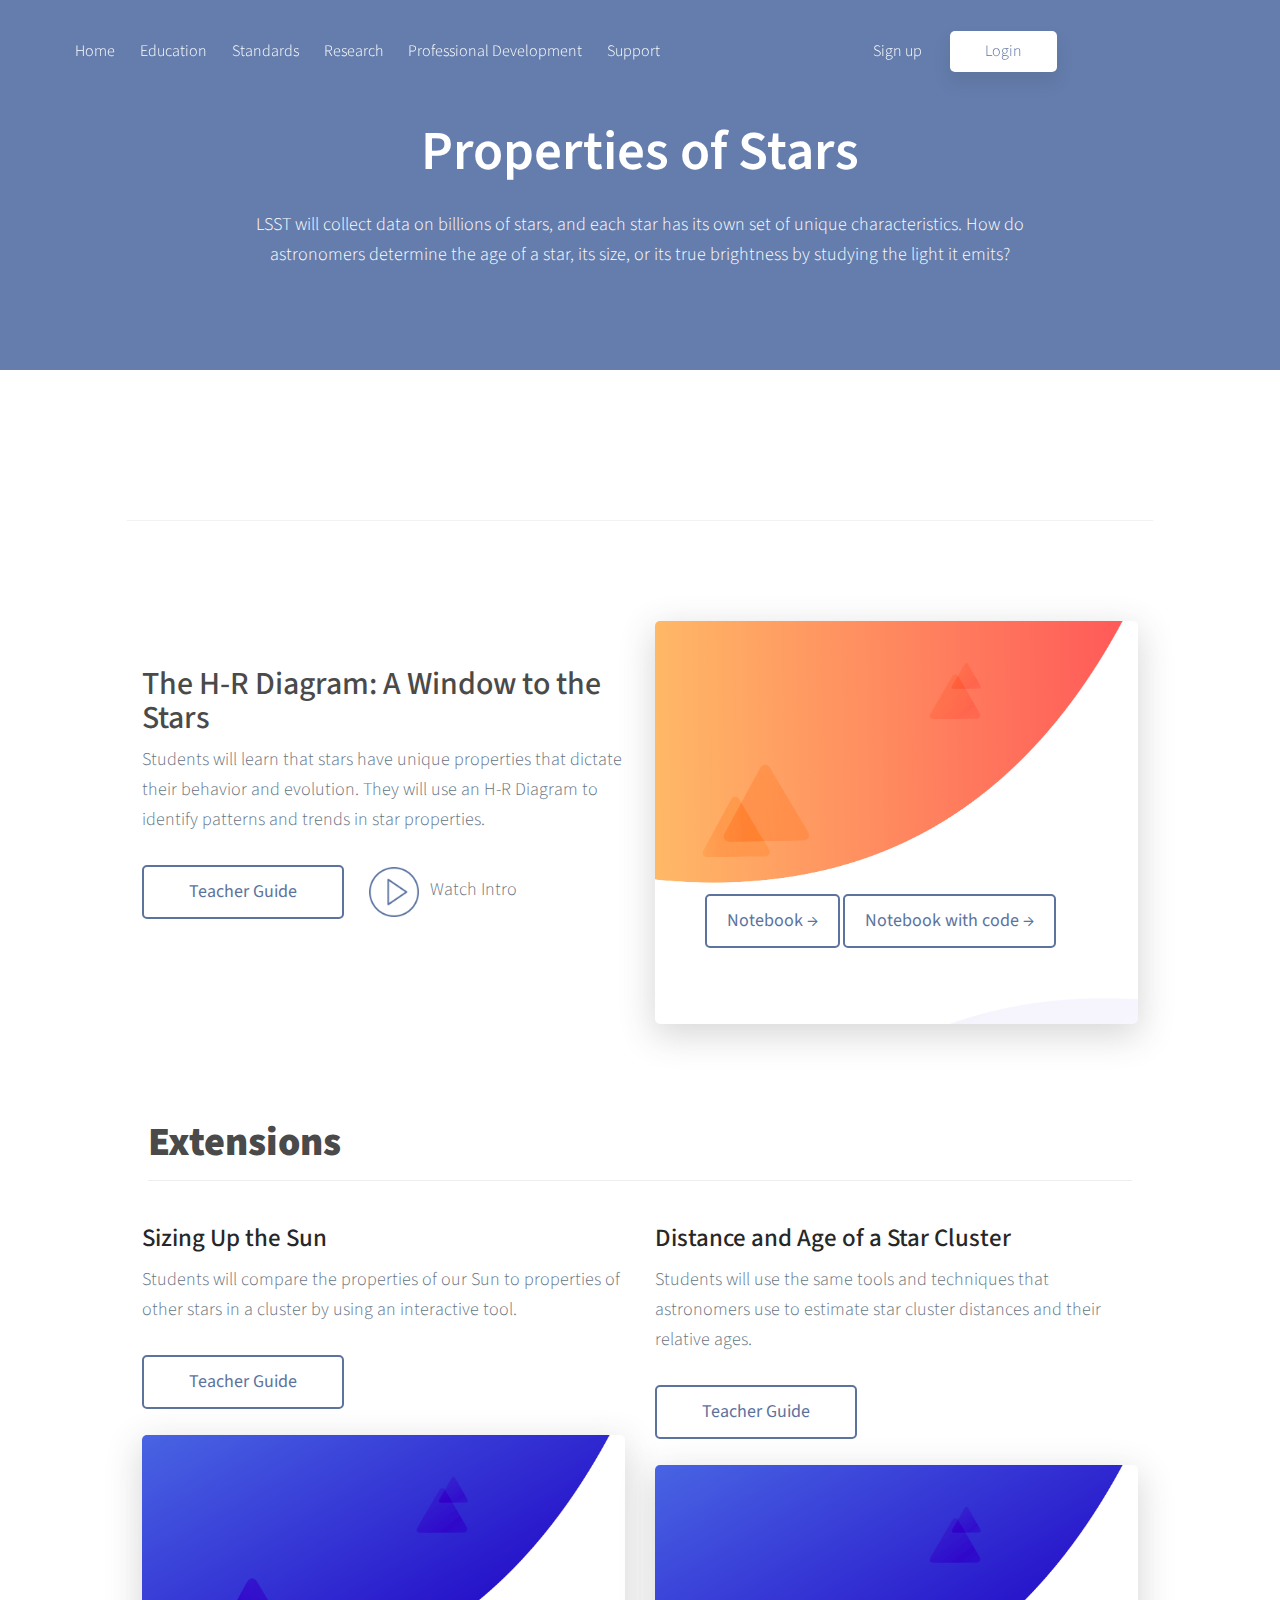
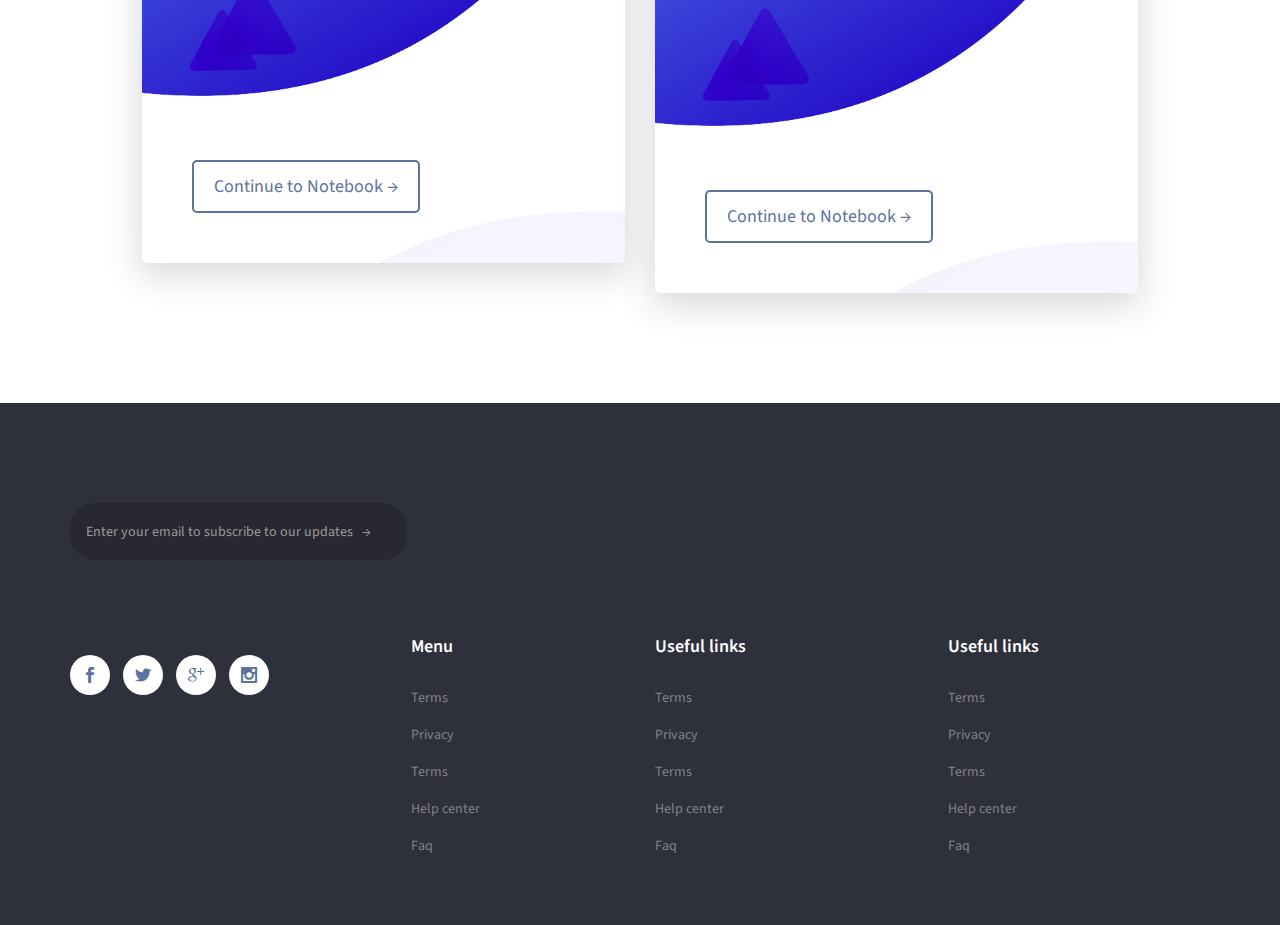
<file: properties-of-stars.html>
<!DOCTYPE html>
<html lang="en">
  <head>
    <!--Metas-->
    <meta charset="UTF-8">
    <meta http-equiv="X-UA-Compatible" content="IE=edge">
    <meta name="viewport" content="width=device-width, initial-scale=1">
    <meta name="description" content="EPO Formal Education">
    <title>EPO Formal Education</title>
    <!--External Stylesheets css-->
    <!-- Bootstrap -->
    <link rel="stylesheet" href="assets/css/bootstrap.min.css">
    <!--elegant icon font -->
    <link rel="stylesheet" href="assets/css/elegant-icons.css">
    <!--Template Stylesheets css-->
    <link rel="stylesheet" href="assets/css/style.css">
    <link rel="stylesheet" href="assets/css/responsive.css">
    <!-- Favicon -->
    <link rel="shortcut icon" href="assets/images/favicon.ico" type="image/x-icon">
    <link rel="icon" href="assets/images/favicon.ico" type="image/x-icon">
    <script src="assets/js/modernizr.js"></script>
    <!--[if lt IE 9]>
    <script src="assets/js/html5shiv.min.js"></script>
    <script src="assets/js/respond.min.js"></script>
    <![endif]-->
    <!-- Font -->
    <link href="https://fonts.googleapis.com/css?family=Source+Sans+Pro:200,300,400,600,700,900" rel="stylesheet">
  </head>
  <body data-spy="scroll" data-target=".navbar-default" data-offset="100">
    <!--header-->
    <header>
      <div class="navbar navbar-default navbar-fixed-top affix-top white" role="navigation" data-spy="affix" data-offset-top="50">
        <div class="container">
          <!--Mobile navigation-->
          <div class="navbar-header">
            <button type="button" class="navbar-toggle dropdown-button waves-effect waves-teal btn-flat" data-toggle="collapse" data-target="#navbar-collapse">
            <span class="icon-bar"></span>
            <span class="icon-bar"></span>
            <span class="icon-bar"></span>
            </button>
            
            <!--Links Menu-->
            <div class="navbar-collapse collapse" id="navbar-collapse">
              <ul class="nav navbar-nav navbar-right navigation-links">
                <li class="standard-links">
                  <a href="index.html">Home</a>
                </li>
                <li class="standard-links">
                  <a class="active " href="index.html">Education </a>
                </li>
                <li class="standard-links">
                  <a class="active " href="ngss.html">Standards </a>
                </li>
                <li class="standard-links">
                  <a href="research.html">Research</a>
                </li class="standard-links">
                <li>
                  <a href="#">Professional Development</a>
                </li class="standard-links">
                <li class="standard-links">
                  <a href="#">Support</a>
                </li>
                <li class="connect-links mr-auto">
                  <a href="#" class="white-btn" data-toggle="modal" data-target="#signup-modal">Sign up</a>
                  <a href="#" class="btn-login" data-toggle="modal" data-target="#login-modal">Login</a>
                </li>
              </ul>
            </div>
          </div>
        </div>
      </header>
      <!--Header-->
      <!--Begin title Section-->
      
      <section class="section-title-blog  section-padd bg-color-2" style="">
        <div class="section-title-inner">
          <!--container-->
          <div class="container">
            <div class="row-centered ">
              <div class="section-title-content clearfix">
                <div class="col-centered col-md-9 col-xs-12 ">
                  <div class="text-center">
                    <h1>Properties of Stars</h1>
                    <p>LSST will collect data on billions of stars, and each star has its own set of unique characteristics. How do astronomers determine the age of a star, its size, or its true brightness by studying the light it emits?</p>
                  </div>
                </div>
              </div>
            </div>
          </div>
        </div>
      </section>
      <!--blog section-->
      <section class="blog-content">
        <div class="blog-content-inner">
          <!--container-->
          <div class="container">
            <div class="row">
              <div class="col-lg-110 col-md-12 col-sm-12 col-xs-12">
                <div class="blog-image">
                </div>
                <div class="blog-text text-left">
                  
                  <hr class="hr">
                  <div class="features-warpper pd-tp-50 clearfix ">
                    <!--feature block-->
                    <div class="col-md-6 col-sm-6 col-xs-12  ">
                      <br>
                      <h2>The  H-R  Diagram:  A  Window  to  the  Stars </h2>
                      <p>Students  will  learn  that  stars  have  unique  properties  that  dictate  their  behavior  and  evolution.  They  will  use  an  H-R  Diagram  to  identify  patterns  and  trends  in  star  properties. </p>
                      <a class="btn btn-flat" href="teacher-guide.html">Teacher Guide</a>
                      <div class="video-container"><img class="play-small" src="assets/images/play-button.png"><p style="float:right;">Watch Intro</p></div>
                    </div>
                    <div class="col-md-6 col-sm-6 col-xs-12  ">
                      <div class="feature-block" style="background-image: url('assets/images/block3.png');background-size:cover; ">
                        <br><br>
                        <br><br>
                        <br><br>
                        <br><br>
                        <a class="btn btn-flat btn-nb" data-toggle="modal" data-target="#notebook-modal">Notebook →</a>
                        <a class="btn btn-flat btn-nb" data-toggle="modal" data-target="#notebook-modal">Notebook with code →</a>
                        <br><br>
                      </div>
                    </div>
                    
                  </div>
                  
                  <div style="width:96%;margin:auto"><br><br><h1 style="font-size:40px;">Extensions</h1><hr></div>
                  <div class="features-warpper clearfix ">
                    <!--feature block-->
                    <div class="col-md-6 col-sm-6 col-xs-12  ">
                      <h3>Sizing Up the Sun</h3>
                      <p>Students  will  compare  the  properties  of  our  Sun  to  properties  of  other  stars  in  a  cluster  by  using  an  interactive  tool.  </p>
                      <a class="btn btn-flat" href="">Teacher Guide</a><br><br>
                      <div class="feature-block" style="background-image: url('assets/images/block.png');background-size:cover;">
                        <br><br>
                        <br><br>
                        <br><br>
                        <br><br>
                        <br><br>
                        <a class="btn btn-flat btn-nb">Continue to Notebook →</a>
                        <br>
                      </div>
                    </div>
                    <div class="col-md-6 col-sm-6 col-xs-12  ">
                      <h3>Distance and Age of a Star Cluster </h3>
                      <p>Students  will  use  the  same  tools  and  techniques  that astronomers  use  to  estimate  star  cluster  distances  and  their  relative  ages. </p>
                      <a class="btn btn-flat" href="">Teacher Guide</a><br><br>
                      <div class="feature-block" style="background-image: url('assets/images/block.png');background-size:cover; ">
                        <br><br>
                        <br><br>
                        <br><br>
                        <br><br>
                        <br><br>
                        <a class="btn btn-flat btn-nb">Continue to Notebook →</a>
                      </div>
                    </div>
                  </div>
                </div>
              </div>
            </div>
          </div>
        </div>
      </div>
    </section>
    <!--blog section-->
    
    <!--Footer -->
    <footer class="footer ">
      <div class="footer-warpper ">
        <div class="container ">
          <div class="row ">
            <div class="footer-top  clearfix ">
              <div class="footer-top-content clearfix ">
                <div class="col-md-6 col-xs-12 col-sm-6 ">
                  <!-- Newsletter -->
                  <div class="newsletter-block ">
                    <div class="subscribe-form ">
                      <form action="# " method="post " class="subscribe-mail ">
                        <div class="form-group ">
                          <input type="email " class="form-control email-input " placeholder="Enter your email to subscribe to our updates   → ">
                        </div>
                        <p class="error-message "></p>
                        <p class="sucess-message "></p>
                      </form>
                    </div>
                  </div>
                  <!-- Newsletter -->
                </div>
              </div>
              <div class="footer-bottom-content clearfix ">
                <!--Footer Column 1-->
                <div class="col-md-6 col-sm-12 col-xs-12 ">
                  <div class="row ">
                    <div class="col-md-7 col-sm-6 col-xs-12 ">
                      <ul class="list-social list-inline ">
                        <li>
                          <a href="# " target="_blank " class="btn btn-circle btn-facebook ">
                            <i class="social_facebook "></i>
                          </a>
                        </li>
                        <li>
                          <a href="# " target="_blank " class="btn btn-circle btn-twitter ">
                            <i class="social_twitter "></i>
                          </a>
                        </li>
                        <li>
                          <a href="# " target="_blank " class="btn btn-circle btn-google-plus ">
                            <i class="social_googleplus "></i>
                          </a>
                        </li>
                        <li>
                          <a href="# " target="_blank " class="btn btn-circle btn-instgram ">
                            <i class="social_instagram "></i>
                          </a>
                        </li>
                      </ul>
                    </div>
                    <div class="col-md-5 col-sm-6 col-xs-12 ">
                      <h5>Menu</h5>
                      <ul class="list-menu ">
                        <li>
                          <a href=" ">Terms</a>
                        </li>
                        <li>
                          <a href=" ">Privacy </a>
                        </li>
                        <li>
                          <a href=" ">Terms</a>
                        </li>
                        <li>
                          <a href=" ">Help center</a>
                        </li>
                        <li>
                          <a href=" ">Faq</a>
                        </li>
                      </ul>
                    </div>
                  </div>
                </div>
                <!--End Footer Column 1-->
                <!--Footer Column 2-->
                <div class="col-md-6 col-sm-12 col-xs-12 ">
                  <div class="row">
                    <div class="col-md-6 col-sm-6 col-xs-12 ">
                      <h5>Useful links </h5>
                      <ul class="list-menu ">
                        <li>
                          <a href=" ">Terms</a>
                        </li>
                        <li>
                          <a href=" ">Privacy </a>
                        </li>
                        <li>
                          <a href=" ">Terms</a>
                        </li>
                        <li>
                          <a href=" ">Help center</a>
                        </li>
                        <li>
                          <a href=" ">Faq</a>
                        </li>
                      </ul>
                    </div>
                    <div class="col-md-5 col-sm-6 col-xs-12 ">
                      <h5>Useful links </h5>
                      <ul class="list-menu ">
                        <li>
                          <a href=" ">Terms</a>
                        </li>
                        <li>
                          <a href=" ">Privacy </a>
                        </li>
                        <li>
                          <a href=" ">Terms</a>
                        </li>
                        <li>
                          <a href=" ">Help center</a>
                        </li>
                        <li>
                          <a href=" ">Faq</a>
                        </li>
                      </ul>
                    </div>
                  </div>
                </div>
                <!--Footer Column 2-->
              </div>
              <br>
            </div>
          </div>
        </div>
      </div>
    </footer>
    <!--Footer -->
    <!--Modal login -->
    <div class="modal fade connect-modal" id="login-modal" tabindex="-1" role="dialog" aria-labelledby="loginModalLabel" aria-hidden="true">
      <div class="modal-dialog" role="document">
        <div class="modal-content">
          <div class="modal-header">
            <h3>User Login</h3>
            <span>Click To Login</span>
            <button type="button" class="close" data-dismiss="modal" aria-label="Close">
            <span aria-hidden="true">&times;</span>
            </button>
          </div>
          <div class="modal-body clearfix">
            <form class="form " action=" " method=" ">
              <div class="form-group ">
                <input type="text" name="" class="form-control" placeholder="Username ">
                <i class="icon_profile"></i>
              </div>
              <div class="form-group ">
                <input type="password" name="" class="form-control" placeholder="Username ">
                <i class="icon_lock"></i>
              </div>
              <div class="form-group ">
                <p class="remember">
                  <input type="checkbox" name="" id="checkbox-1"><label for="checkbox-1">Remember me</label>
                </p>
                <a class="forgot-password" href="#" title="">Forgot Password?</a>
              </div>
            </form>
          </div>
          <div class="modal-footer">
            <button type="button" class="btn btn-color ">Login</button>
          </div>
        </div>
      </div>
    </div>
    <!--Modal login -->
    <!--Modal sign up -->
    <div class="modal fade connect-modal" id="signup-modal" tabindex="-1" role="dialog" aria-labelledby="loginModalLabel" aria-hidden="true">
      <div class="modal-dialog" role="document">
        <div class="modal-content">
          <div class="modal-header">
            <h3>Looks like you don't have an account.</h3>
            <span>We just need a little information.</span>
            <button type="button" class="close" data-dismiss="modal" aria-label="Close">
            <span aria-hidden="true">&times;</span>
            </button>
          </div>
          <div class="modal-body clearfix">
            <form class="form " action=" " method=" ">
              <div class="form-group ">
                <input type="text" name="" class="form-control" placeholder="Username ">
                <i class="icon_profile"></i>
              </div>
              <div class="form-group ">
                <input type="email" name="" class="form-control" placeholder="E-mail">
                <i class="icon_mail"></i>
              </div>
              <div class="form-group ">
                <input type="password" name="" class="form-control" placeholder="Password ">
                <i class=" icon_lock"></i>
              </div>
              <div class="form-group ">
                <p class="remember">
                  <input type="checkbox" name="" id="checkbox-2"><label for="checkbox-2">Remember me</label>
                </p>
                <a href="#" title="">Forgot Password?</a>
              </div>
            </form>
          </div>
          <div class="modal-footer">
            <button type="button" class="btn btn-color ">Login</button>
          </div>
        </div>
      </div>
    </div>
    <div class="modal fade connect-modal" id="notebook-modal" tabindex="-1" role="dialog" aria-labelledby="notebookModalLabel" aria-hidden="true">
      <div class="modal-dialog " role="document">
        <div class="modal-content nb-modal">
          <h2>New to Notebooks?</h2>
          <p>You may not have seen notebooks like these before, but don’t worry, it won’t take long to learn how to use them. The video below will get you started.</p>
          <br>
          <div class="feature-block video" style="margin-bottom:0px;">
            <img src="assets/images/play-button.svg " style="color:white;margin: 100px;" alt="">
          </div>
          <br>
          <a class="btn btn-flat btn-nb" data-toggle="modal" data-target="#notebook-modal">Continue to Notebook</a>
          <a class="btn btn-flat btn-nb" data-toggle="modal" data-target="#notebook-modal">Continue to Notebook with Code</a>
        </div>
      </div>
    </div>
    <!-- jQuery -->
    <script src="assets/js/jquery-1.12.4.min.js "></script>
    <script src="assets/js/bootstrap.min.js "></script>
  </body>
</file>
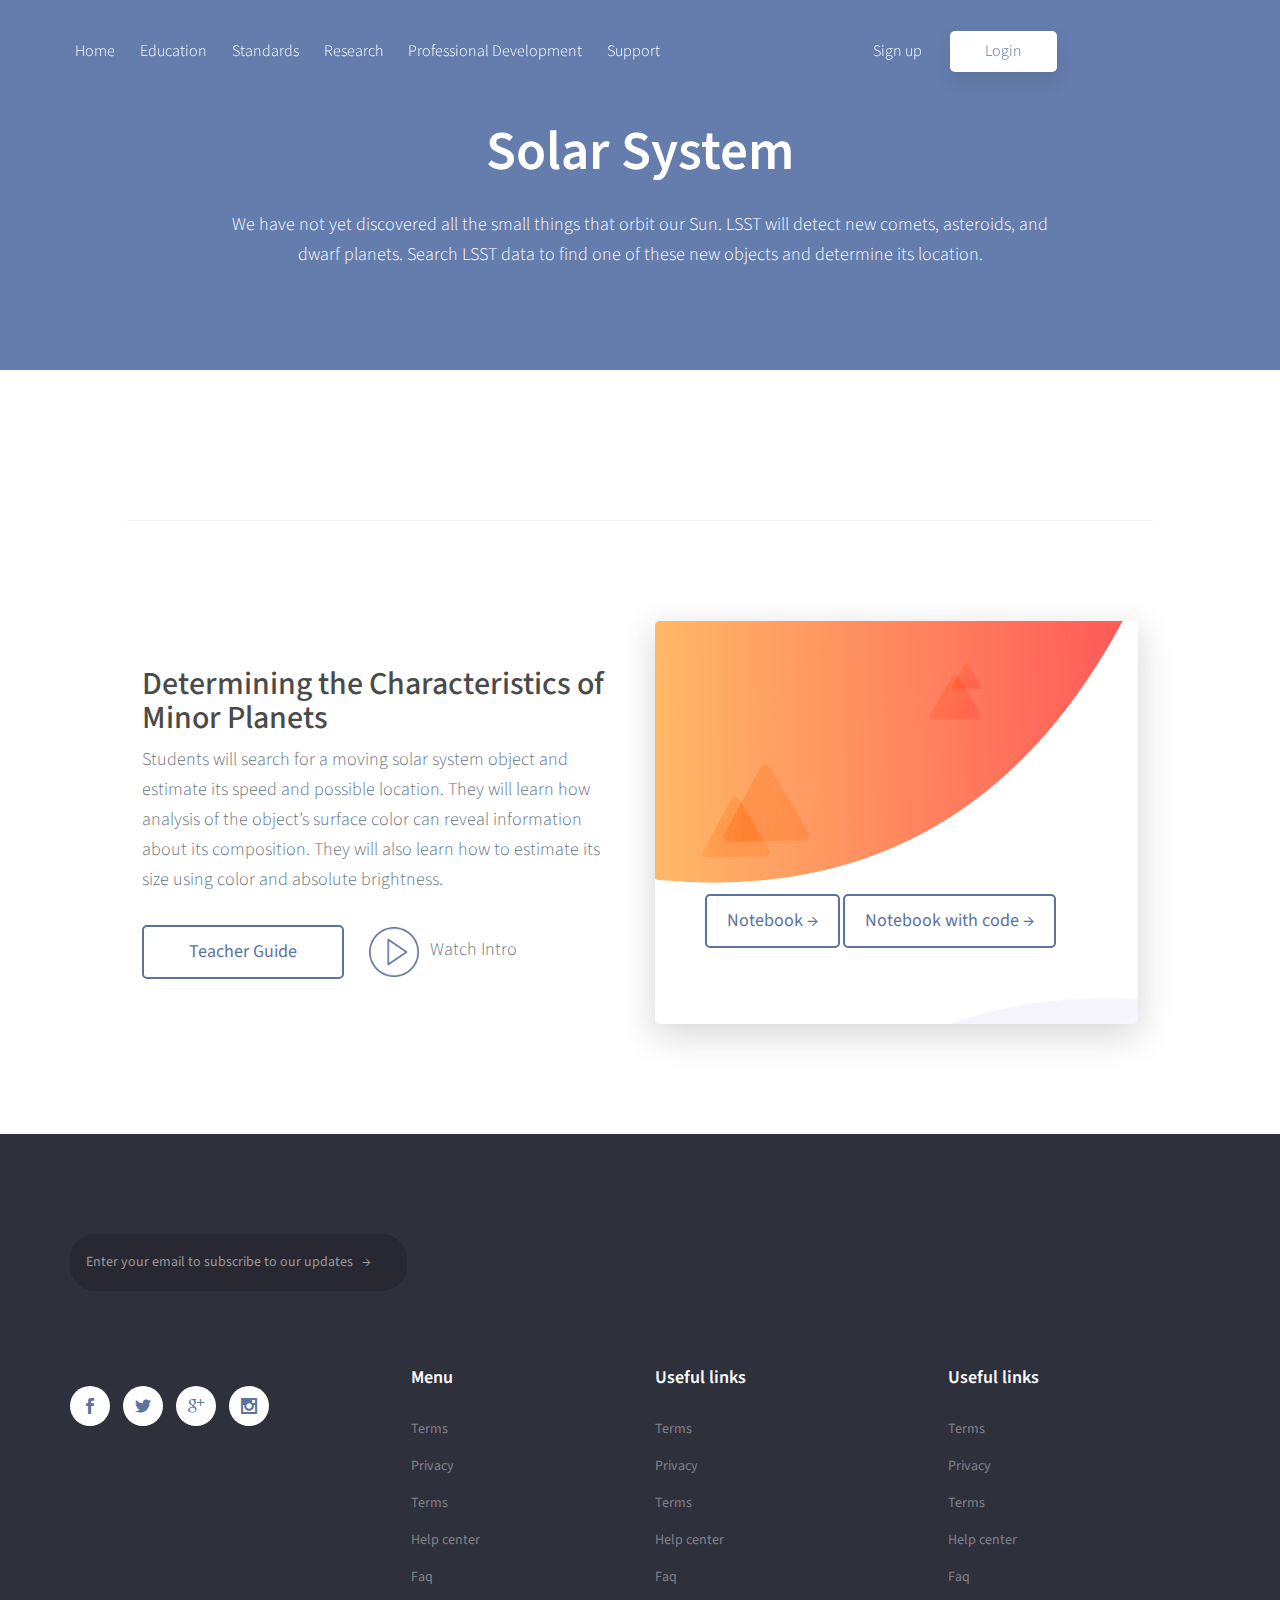
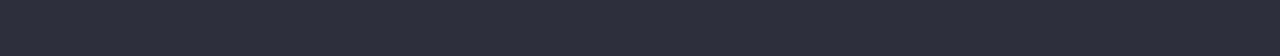
<file: solar-system.html>
<!DOCTYPE html>
<html lang="en">
  <head>
    <!--Metas-->
    <meta charset="UTF-8">
    <meta http-equiv="X-UA-Compatible" content="IE=edge">
    <meta name="viewport" content="width=device-width, initial-scale=1">
    <meta name="description" content="EPO Formal Education">
    <title>EPO Formal Education</title>
    <!--External Stylesheets css-->
    <!-- Bootstrap -->
    <link rel="stylesheet" href="assets/css/bootstrap.min.css">
    <!--elegant icon font -->
    <link rel="stylesheet" href="assets/css/elegant-icons.css">
    <!--Template Stylesheets css-->
    <link rel="stylesheet" href="assets/css/style.css">
    <link rel="stylesheet" href="assets/css/responsive.css">
    <!-- Favicon -->
    <link rel="shortcut icon" href="assets/images/favicon.ico" type="image/x-icon">
    <link rel="icon" href="assets/images/favicon.ico" type="image/x-icon">
    <script src="assets/js/modernizr.js"></script>
    <!--[if lt IE 9]>
    <script src="assets/js/html5shiv.min.js"></script>
    <script src="assets/js/respond.min.js"></script>
    <![endif]-->
    <!-- Font -->
    <link href="https://fonts.googleapis.com/css?family=Source+Sans+Pro:200,300,400,600,700,900" rel="stylesheet">
  </head>
  <body data-spy="scroll" data-target=".navbar-default" data-offset="100">
    <!--header-->
    <header>
      <div class="navbar navbar-default navbar-fixed-top affix-top white" role="navigation" data-spy="affix" data-offset-top="50">
        <div class="container">
          <!--Mobile navigation-->
          <div class="navbar-header">
            <button type="button" class="navbar-toggle dropdown-button waves-effect waves-teal btn-flat" data-toggle="collapse" data-target="#navbar-collapse">
            <span class="icon-bar"></span>
            <span class="icon-bar"></span>
            <span class="icon-bar"></span>
            </button>
            
            <!--Links Menu-->
            <div class="navbar-collapse collapse" id="navbar-collapse">
              <ul class="nav navbar-nav navbar-right navigation-links">
                <li class="standard-links">
                  <a href="index.html">Home</a>
                </li>
                <li class="standard-links">
                  <a class="active " href="index.html">Education </a>
                </li>
                <li class="standard-links">
                  <a class="active " href="ngss.html">Standards </a>
                </li>
                <li class="standard-links">
                  <a href="research.html">Research</a>
                </li class="standard-links">
                <li>
                  <a href="#">Professional Development</a>
                </li class="standard-links">
                <li class="standard-links">
                  <a href="#">Support</a>
                </li>
                <li class="connect-links mr-auto">
                  <a href="#" class="white-btn" data-toggle="modal" data-target="#signup-modal">Sign up</a>
                  <a href="#" class="btn-login" data-toggle="modal" data-target="#login-modal">Login</a>
                </li>              </ul>
              </div>
            </div>
          </div>
        </header>
        <!--Header-->
        <!--Begin title Section-->
        
        <section class="section-title-blog  section-padd bg-color-2" style="">
          <div class="section-title-inner">
            <!--container-->
            <div class="container">
              <div class="row-centered ">
                <div class="section-title-content clearfix">
                  <div class="col-centered col-md-9 col-xs-12 ">
                    <div class="text-center">
                      <h1>Solar System</h1>
                      <p>We have not yet discovered all the small things that orbit our Sun. LSST will detect new comets, asteroids, and dwarf planets. Search LSST data to find one of these new objects and determine its location.</p>
                    </div>
                  </div>
                </div>
              </div>
            </div>
          </div>
        </section>
        <!--blog section-->
        <section class="blog-content">
          <div class="blog-content-inner">
            <!--container-->
            <div class="container">
              <div class="row">
                <div class="col-lg-110 col-md-12 col-sm-12 col-xs-12">
                  <div class="blog-image">
                  </div>
                  <div class="blog-text text-left">
                    
                    <hr class="hr">
                    <div class="features-warpper pd-tp-50 clearfix ">
                      <!--feature block-->
                      <div class="col-md-6 col-sm-6 col-xs-12  ">
                        <br>
                        <h2>Determining the Characteristics of Minor Planets</h2>
                        <p>Students will search for a moving solar system object and estimate its speed and possible location. They will learn how analysis of the object’s surface color can reveal information about its composition. They will also learn how to estimate its size using color and absolute brightness. </p>
                        <a class="btn btn-flat" href="">Teacher Guide</a>
                        <div class="video-container"><img class="play-small" src="assets/images/play-button.png"><p style="float:right;">Watch Intro</p></div>
                      </div>
                      <div class="col-md-6 col-sm-6 col-xs-12  ">
                        <div class="feature-block" style="background-image: url('assets/images/block3.png');background-size:cover; ">
                          <br><br>
                          <br><br>
                          <br><br>
                          <br><br>
                          <a class="btn btn-flat btn-nb" data-toggle="modal" data-target="#notebook-modal">Notebook →</a>
                          <a class="btn btn-flat btn-nb" data-toggle="modal" data-target="#notebook-modal">Notebook with code →</a>
                          <br><br>
                        </div>
                      </div>
                      
                    </div>
                    
                  </div>
                </div>
              </div>
            </div>
          </div>
        </section>
        <!--blog section-->
        
        <!--Footer -->
        <footer class="footer ">
          <div class="footer-warpper ">
            <div class="container ">
              <div class="row ">
                <div class="footer-top  clearfix ">
                  <div class="footer-top-content clearfix ">
                    <div class="col-md-6 col-xs-12 col-sm-6 ">
                      <!-- Newsletter -->
                      <div class="newsletter-block ">
                        <div class="subscribe-form ">
                          <form action="# " method="post " class="subscribe-mail ">
                            <div class="form-group ">
                              <input type="email " class="form-control email-input " placeholder="Enter your email to subscribe to our updates   → ">
                            </div>
                            <p class="error-message "></p>
                            <p class="sucess-message "></p>
                          </form>
                        </div>
                      </div>
                      <!-- Newsletter -->
                    </div>
                  </div>
                  <div class="footer-bottom-content clearfix ">
                    <!--Footer Column 1-->
                    <div class="col-md-6 col-sm-12 col-xs-12 ">
                      <div class="row ">
                        <div class="col-md-7 col-sm-6 col-xs-12 ">
                          <ul class="list-social list-inline ">
                            <li>
                              <a href="# " target="_blank " class="btn btn-circle btn-facebook ">
                                <i class="social_facebook "></i>
                              </a>
                            </li>
                            <li>
                              <a href="# " target="_blank " class="btn btn-circle btn-twitter ">
                                <i class="social_twitter "></i>
                              </a>
                            </li>
                            <li>
                              <a href="# " target="_blank " class="btn btn-circle btn-google-plus ">
                                <i class="social_googleplus "></i>
                              </a>
                            </li>
                            <li>
                              <a href="# " target="_blank " class="btn btn-circle btn-instgram ">
                                <i class="social_instagram "></i>
                              </a>
                            </li>
                          </ul>
                        </div>
                        <div class="col-md-5 col-sm-6 col-xs-12 ">
                          <h5>Menu</h5>
                          <ul class="list-menu ">
                            <li>
                              <a href=" ">Terms</a>
                            </li>
                            <li>
                              <a href=" ">Privacy </a>
                            </li>
                            <li>
                              <a href=" ">Terms</a>
                            </li>
                            <li>
                              <a href=" ">Help center</a>
                            </li>
                            <li>
                              <a href=" ">Faq</a>
                            </li>
                          </ul>
                        </div>
                      </div>
                    </div>
                    <!--End Footer Column 1-->
                    <!--Footer Column 2-->
                    <div class="col-md-6 col-sm-12 col-xs-12 ">
                      <div class="row">
                        <div class="col-md-6 col-sm-6 col-xs-12 ">
                          <h5>Useful links </h5>
                          <ul class="list-menu ">
                            <li>
                              <a href=" ">Terms</a>
                            </li>
                            <li>
                              <a href=" ">Privacy </a>
                            </li>
                            <li>
                              <a href=" ">Terms</a>
                            </li>
                            <li>
                              <a href=" ">Help center</a>
                            </li>
                            <li>
                              <a href=" ">Faq</a>
                            </li>
                          </ul>
                        </div>
                        <div class="col-md-5 col-sm-6 col-xs-12 ">
                          <h5>Useful links </h5>
                          <ul class="list-menu ">
                            <li>
                              <a href=" ">Terms</a>
                            </li>
                            <li>
                              <a href=" ">Privacy </a>
                            </li>
                            <li>
                              <a href=" ">Terms</a>
                            </li>
                            <li>
                              <a href=" ">Help center</a>
                            </li>
                            <li>
                              <a href=" ">Faq</a>
                            </li>
                          </ul>
                        </div>
                      </div>
                    </div>
                    <!--Footer Column 2-->
                  </div>
                  <br>
                </div>
              </div>
            </div>
          </div>
        </footer>
        <!--Footer -->
        <!--Modal login -->
        <div class="modal fade connect-modal" id="login-modal" tabindex="-1" role="dialog" aria-labelledby="loginModalLabel" aria-hidden="true">
          <div class="modal-dialog" role="document">
            <div class="modal-content">
              <div class="modal-header">
                <h3>User Login</h3>
                <span>Click To Login</span>
                <button type="button" class="close" data-dismiss="modal" aria-label="Close">
                <span aria-hidden="true">&times;</span>
                </button>
              </div>
              <div class="modal-body clearfix">
                <form class="form " action=" " method=" ">
                  <div class="form-group ">
                    <input type="text" name="" class="form-control" placeholder="Username ">
                    <i class="icon_profile"></i>
                  </div>
                  <div class="form-group ">
                    <input type="password" name="" class="form-control" placeholder="Username ">
                    <i class="icon_lock"></i>
                  </div>
                  <div class="form-group ">
                    <p class="remember">
                      <input type="checkbox" name="" id="checkbox-1"><label for="checkbox-1">Remember me</label>
                    </p>
                    <a class="forgot-password" href="#" title="">Forgot Password?</a>
                  </div>
                </form>
              </div>
              <div class="modal-footer">
                <button type="button" class="btn btn-color ">Login</button>
              </div>
            </div>
          </div>
        </div>
        <!--Modal login -->
        <!--Modal sign up -->
        <div class="modal fade connect-modal" id="signup-modal" tabindex="-1" role="dialog" aria-labelledby="loginModalLabel" aria-hidden="true">
          <div class="modal-dialog" role="document">
            <div class="modal-content">
              <div class="modal-header">
                <h3>Looks like you don't have an account.</h3>
                <span>We just need a little information.</span>
                <button type="button" class="close" data-dismiss="modal" aria-label="Close">
                <span aria-hidden="true">&times;</span>
                </button>
              </div>
              <div class="modal-body clearfix">
                <form class="form " action=" " method=" ">
                  <div class="form-group ">
                    <input type="text" name="" class="form-control" placeholder="Username ">
                    <i class="icon_profile"></i>
                  </div>
                  <div class="form-group ">
                    <input type="email" name="" class="form-control" placeholder="E-mail">
                    <i class="icon_mail"></i>
                  </div>
                  <div class="form-group ">
                    <input type="password" name="" class="form-control" placeholder="Password ">
                    <i class=" icon_lock"></i>
                  </div>
                  <div class="form-group ">
                    <p class="remember">
                      <input type="checkbox" name="" id="checkbox-2"><label for="checkbox-2">Remember me</label>
                    </p>
                    <a href="#" title="">Forgot Password?</a>
                  </div>
                </form>
              </div>
              <div class="modal-footer">
                <button type="button" class="btn btn-color ">Login</button>
              </div>
            </div>
          </div>
        </div>
        <div class="modal fade connect-modal" id="notebook-modal" tabindex="-1" role="dialog" aria-labelledby="notebookModalLabel" aria-hidden="true">
          <div class="modal-dialog " role="document">
            <div class="modal-content nb-modal">
              <h2>New to Notebooks?</h2>
              <p>You may not have seen notebooks like these before, but don’t worry, it won’t take long to learn how to use them. The video below will get you started.</p>
              <br>
              <div class="feature-block video" style="margin-bottom:0px;">
                <img src="assets/images/play-button.svg " style="color:white;margin: 100px;" alt="">
              </div>
              <br>
              <a class="btn btn-flat btn-nb" data-toggle="modal" data-target="#notebook-modal">Continue to Notebook</a>
              <a class="btn btn-flat btn-nb" data-toggle="modal" data-target="#notebook-modal">Continue to Notebook with Code</a>
            </div>
          </div>
        </div>
        <!-- jQuery -->
        <script src="assets/js/jquery-1.12.4.min.js "></script>
        <script src="assets/js/bootstrap.min.js "></script>
      </body>
</file>
<file: assets/css/elegant-icons.css>
@font-face {
	font-family: 'ElegantIcons';
	src:url('../fonts/ElegantIcons.eot');
	src:url('../fonts/ElegantIcons.eot?#iefix') format('embedded-opentype'),
		url('../fonts/ElegantIcons.woff') format('woff'),
		url('../fonts/ElegantIcons.ttf') format('truetype'),
		url('../fonts/ElegantIcons.svg#ElegantIcons') format('svg');
	font-weight: normal;
	font-style: normal;
}

/* Use the following CSS code if you want to use data attributes for inserting your icons */
[data-icon]:before {
	font-family: 'ElegantIcons';
	content: attr(data-icon);
	speak: none;
	font-weight: normal;
	font-variant: normal;
	text-transform: none;
	line-height: 1;
	-webkit-font-smoothing: antialiased;
	-moz-osx-font-smoothing: grayscale;
}

/* Use the following CSS code if you want to have a class per icon */
/*
Instead of a list of all class selectors,
you can use the generic selector below, but it's slower:
[class*="your-class-prefix"] {
*/
.arrow_up, .arrow_down, .arrow_left, .arrow_right, .arrow_left-up, .arrow_right-up, .arrow_right-down, .arrow_left-down, .arrow-up-down, .arrow_up-down_alt, .arrow_left-right_alt, .arrow_left-right, .arrow_expand_alt2, .arrow_expand_alt, .arrow_condense, .arrow_expand, .arrow_move, .arrow_carrot-up, .arrow_carrot-down, .arrow_carrot-left, .arrow_carrot-right, .arrow_carrot-2up, .arrow_carrot-2down, .arrow_carrot-2left, .arrow_carrot-2right, .arrow_carrot-up_alt2, .arrow_carrot-down_alt2, .arrow_carrot-left_alt2, .arrow_carrot-right_alt2, .arrow_carrot-2up_alt2, .arrow_carrot-2down_alt2, .arrow_carrot-2left_alt2, .arrow_carrot-2right_alt2, .arrow_triangle-up, .arrow_triangle-down, .arrow_triangle-left, .arrow_triangle-right, .arrow_triangle-up_alt2, .arrow_triangle-down_alt2, .arrow_triangle-left_alt2, .arrow_triangle-right_alt2, .arrow_back, .icon_minus-06, .icon_plus, .icon_close, .icon_check, .icon_minus_alt2, .icon_plus_alt2, .icon_close_alt2, .icon_check_alt2, .icon_zoom-out_alt, .icon_zoom-in_alt, .icon_search, .icon_box-empty, .icon_box-selected, .icon_minus-box, .icon_plus-box, .icon_box-checked, .icon_circle-empty, .icon_circle-slelected, .icon_stop_alt2, .icon_stop, .icon_pause_alt2, .icon_pause, .icon_menu, .icon_menu-square_alt2, .icon_menu-circle_alt2, .icon_ul, .icon_ol, .icon_adjust-horiz, .icon_adjust-vert, .icon_document_alt, .icon_documents_alt, .icon_pencil, .icon_pencil-edit_alt, .icon_pencil-edit, .icon_folder-alt, .icon_folder-open_alt, .icon_folder-add_alt, .icon_info_alt, .icon_error-oct_alt, .icon_error-circle_alt, .icon_error-triangle_alt, .icon_question_alt2, .icon_question, .icon_comment_alt, .icon_chat_alt, .icon_vol-mute_alt, .icon_volume-low_alt, .icon_volume-high_alt, .icon_quotations, .icon_quotations_alt2, .icon_clock_alt, .icon_lock_alt, .icon_lock-open_alt, .icon_key_alt, .icon_cloud_alt, .icon_cloud-upload_alt, .icon_cloud-download_alt, .icon_image, .icon_images, .icon_lightbulb_alt, .icon_gift_alt, .icon_house_alt, .icon_genius, .icon_mobile, .icon_tablet, .icon_laptop, .icon_desktop, .icon_camera_alt, .icon_mail_alt, .icon_cone_alt, .icon_ribbon_alt, .icon_bag_alt, .icon_creditcard, .icon_cart_alt, .icon_paperclip, .icon_tag_alt, .icon_tags_alt, .icon_trash_alt, .icon_cursor_alt, .icon_mic_alt, .icon_compass_alt, .icon_pin_alt, .icon_pushpin_alt, .icon_map_alt, .icon_drawer_alt, .icon_toolbox_alt, .icon_book_alt, .icon_calendar, .icon_film, .icon_table, .icon_contacts_alt, .icon_headphones, .icon_lifesaver, .icon_piechart, .icon_refresh, .icon_link_alt, .icon_link, .icon_loading, .icon_blocked, .icon_archive_alt, .icon_heart_alt, .icon_star_alt, .icon_star-half_alt, .icon_star, .icon_star-half, .icon_tools, .icon_tool, .icon_cog, .icon_cogs, .arrow_up_alt, .arrow_down_alt, .arrow_left_alt, .arrow_right_alt, .arrow_left-up_alt, .arrow_right-up_alt, .arrow_right-down_alt, .arrow_left-down_alt, .arrow_condense_alt, .arrow_expand_alt3, .arrow_carrot_up_alt, .arrow_carrot-down_alt, .arrow_carrot-left_alt, .arrow_carrot-right_alt, .arrow_carrot-2up_alt, .arrow_carrot-2dwnn_alt, .arrow_carrot-2left_alt, .arrow_carrot-2right_alt, .arrow_triangle-up_alt, .arrow_triangle-down_alt, .arrow_triangle-left_alt, .arrow_triangle-right_alt, .icon_minus_alt, .icon_plus_alt, .icon_close_alt, .icon_check_alt, .icon_zoom-out, .icon_zoom-in, .icon_stop_alt, .icon_menu-square_alt, .icon_menu-circle_alt, .icon_document, .icon_documents, .icon_pencil_alt, .icon_folder, .icon_folder-open, .icon_folder-add, .icon_folder_upload, .icon_folder_download, .icon_info, .icon_error-circle, .icon_error-oct, .icon_error-triangle, .icon_question_alt, .icon_comment, .icon_chat, .icon_vol-mute, .icon_volume-low, .icon_volume-high, .icon_quotations_alt, .icon_clock, .icon_lock, .icon_lock-open, .icon_key, .icon_cloud, .icon_cloud-upload, .icon_cloud-download, .icon_lightbulb, .icon_gift, .icon_house, .icon_camera, .icon_mail, .icon_cone, .icon_ribbon, .icon_bag, .icon_cart, .icon_tag, .icon_tags, .icon_trash, .icon_cursor, .icon_mic, .icon_compass, .icon_pin, .icon_pushpin, .icon_map, .icon_drawer, .icon_toolbox, .icon_book, .icon_contacts, .icon_archive, .icon_heart, .icon_profile, .icon_group, .icon_grid-2x2, .icon_grid-3x3, .icon_music, .icon_pause_alt, .icon_phone, .icon_upload, .icon_download, .social_facebook, .social_twitter, .social_pinterest, .social_googleplus, .social_tumblr, .social_tumbleupon, .social_wordpress, .social_instagram, .social_dribbble, .social_vimeo, .social_linkedin, .social_rss, .social_deviantart, .social_share, .social_myspace, .social_skype, .social_youtube, .social_picassa, .social_googledrive, .social_flickr, .social_blogger, .social_spotify, .social_delicious, .social_facebook_circle, .social_twitter_circle, .social_pinterest_circle, .social_googleplus_circle, .social_tumblr_circle, .social_stumbleupon_circle, .social_wordpress_circle, .social_instagram_circle, .social_dribbble_circle, .social_vimeo_circle, .social_linkedin_circle, .social_rss_circle, .social_deviantart_circle, .social_share_circle, .social_myspace_circle, .social_skype_circle, .social_youtube_circle, .social_picassa_circle, .social_googledrive_alt2, .social_flickr_circle, .social_blogger_circle, .social_spotify_circle, .social_delicious_circle, .social_facebook_square, .social_twitter_square, .social_pinterest_square, .social_googleplus_square, .social_tumblr_square, .social_stumbleupon_square, .social_wordpress_square, .social_instagram_square, .social_dribbble_square, .social_vimeo_square, .social_linkedin_square, .social_rss_square, .social_deviantart_square, .social_share_square, .social_myspace_square, .social_skype_square, .social_youtube_square, .social_picassa_square, .social_googledrive_square, .social_flickr_square, .social_blogger_square, .social_spotify_square, .social_delicious_square, .icon_printer, .icon_calulator, .icon_building, .icon_floppy, .icon_drive, .icon_search-2, .icon_id, .icon_id-2, .icon_puzzle, .icon_like, .icon_dislike, .icon_mug, .icon_currency, .icon_wallet, .icon_pens, .icon_easel, .icon_flowchart, .icon_datareport, .icon_briefcase, .icon_shield, .icon_percent, .icon_globe, .icon_globe-2, .icon_target, .icon_hourglass, .icon_balance, .icon_rook, .icon_printer-alt, .icon_calculator_alt, .icon_building_alt, .icon_floppy_alt, .icon_drive_alt, .icon_search_alt, .icon_id_alt, .icon_id-2_alt, .icon_puzzle_alt, .icon_like_alt, .icon_dislike_alt, .icon_mug_alt, .icon_currency_alt, .icon_wallet_alt, .icon_pens_alt, .icon_easel_alt, .icon_flowchart_alt, .icon_datareport_alt, .icon_briefcase_alt, .icon_shield_alt, .icon_percent_alt, .icon_globe_alt, .icon_clipboard {
	font-family: 'ElegantIcons';
	speak: none;
	font-style: normal;
	font-weight: normal;
	font-variant: normal;
	text-transform: none;
	line-height: 1;
	-webkit-font-smoothing: antialiased;
}
.arrow_up:before {
	content: "\21";
}
.arrow_down:before {
	content: "\22";
}
.arrow_left:before {
	content: "\23";
}
.arrow_right:before {
	content: "\24";
}
.arrow_left-up:before {
	content: "\25";
}
.arrow_right-up:before {
	content: "\26";
}
.arrow_right-down:before {
	content: "\27";
}
.arrow_left-down:before {
	content: "\28";
}
.arrow-up-down:before {
	content: "\29";
}
.arrow_up-down_alt:before {
	content: "\2a";
}
.arrow_left-right_alt:before {
	content: "\2b";
}
.arrow_left-right:before {
	content: "\2c";
}
.arrow_expand_alt2:before {
	content: "\2d";
}
.arrow_expand_alt:before {
	content: "\2e";
}
.arrow_condense:before {
	content: "\2f";
}
.arrow_expand:before {
	content: "\30";
}
.arrow_move:before {
	content: "\31";
}
.arrow_carrot-up:before {
	content: "\32";
}
.arrow_carrot-down:before {
	content: "\33";
}
.arrow_carrot-left:before {
	content: "\34";
}
.arrow_carrot-right:before {
	content: "\35";
}
.arrow_carrot-2up:before {
	content: "\36";
}
.arrow_carrot-2down:before {
	content: "\37";
}
.arrow_carrot-2left:before {
	content: "\38";
}
.arrow_carrot-2right:before {
	content: "\39";
}
.arrow_carrot-up_alt2:before {
	content: "\3a";
}
.arrow_carrot-down_alt2:before {
	content: "\3b";
}
.arrow_carrot-left_alt2:before {
	content: "\3c";
}
.arrow_carrot-right_alt2:before {
	content: "\3d";
}
.arrow_carrot-2up_alt2:before {
	content: "\3e";
}
.arrow_carrot-2down_alt2:before {
	content: "\3f";
}
.arrow_carrot-2left_alt2:before {
	content: "\40";
}
.arrow_carrot-2right_alt2:before {
	content: "\41";
}
.arrow_triangle-up:before {
	content: "\42";
}
.arrow_triangle-down:before {
	content: "\43";
}
.arrow_triangle-left:before {
	content: "\44";
}
.arrow_triangle-right:before {
	content: "\45";
}
.arrow_triangle-up_alt2:before {
	content: "\46";
}
.arrow_triangle-down_alt2:before {
	content: "\47";
}
.arrow_triangle-left_alt2:before {
	content: "\48";
}
.arrow_triangle-right_alt2:before {
	content: "\49";
}
.arrow_back:before {
	content: "\4a";
}
.icon_minus-06:before {
	content: "\4b";
}
.icon_plus:before {
	content: "\4c";
}
.icon_close:before {
	content: "\4d";
}
.icon_check:before {
	content: "\4e";
}
.icon_minus_alt2:before {
	content: "\4f";
}
.icon_plus_alt2:before {
	content: "\50";
}
.icon_close_alt2:before {
	content: "\51";
}
.icon_check_alt2:before {
	content: "\52";
}
.icon_zoom-out_alt:before {
	content: "\53";
}
.icon_zoom-in_alt:before {
	content: "\54";
}
.icon_search:before {
	content: "\55";
}
.icon_box-empty:before {
	content: "\56";
}
.icon_box-selected:before {
	content: "\57";
}
.icon_minus-box:before {
	content: "\58";
}
.icon_plus-box:before {
	content: "\59";
}
.icon_box-checked:before {
	content: "\5a";
}
.icon_circle-empty:before {
	content: "\5b";
}
.icon_circle-slelected:before {
	content: "\5c";
}
.icon_stop_alt2:before {
	content: "\5d";
}
.icon_stop:before {
	content: "\5e";
}
.icon_pause_alt2:before {
	content: "\5f";
}
.icon_pause:before {
	content: "\60";
}
.icon_menu:before {
	content: "\61";
}
.icon_menu-square_alt2:before {
	content: "\62";
}
.icon_menu-circle_alt2:before {
	content: "\63";
}
.icon_ul:before {
	content: "\64";
}
.icon_ol:before {
	content: "\65";
}
.icon_adjust-horiz:before {
	content: "\66";
}
.icon_adjust-vert:before {
	content: "\67";
}
.icon_document_alt:before {
	content: "\68";
}
.icon_documents_alt:before {
	content: "\69";
}
.icon_pencil:before {
	content: "\6a";
}
.icon_pencil-edit_alt:before {
	content: "\6b";
}
.icon_pencil-edit:before {
	content: "\6c";
}
.icon_folder-alt:before {
	content: "\6d";
}
.icon_folder-open_alt:before {
	content: "\6e";
}
.icon_folder-add_alt:before {
	content: "\6f";
}
.icon_info_alt:before {
	content: "\70";
}
.icon_error-oct_alt:before {
	content: "\71";
}
.icon_error-circle_alt:before {
	content: "\72";
}
.icon_error-triangle_alt:before {
	content: "\73";
}
.icon_question_alt2:before {
	content: "\74";
}
.icon_question:before {
	content: "\75";
}
.icon_comment_alt:before {
	content: "\76";
}
.icon_chat_alt:before {
	content: "\77";
}
.icon_vol-mute_alt:before {
	content: "\78";
}
.icon_volume-low_alt:before {
	content: "\79";
}
.icon_volume-high_alt:before {
	content: "\7a";
}
.icon_quotations:before {
	content: "\7b";
}
.icon_quotations_alt2:before {
	content: "\7c";
}
.icon_clock_alt:before {
	content: "\7d";
}
.icon_lock_alt:before {
	content: "\7e";
}
.icon_lock-open_alt:before {
	content: "\e000";
}
.icon_key_alt:before {
	content: "\e001";
}
.icon_cloud_alt:before {
	content: "\e002";
}
.icon_cloud-upload_alt:before {
	content: "\e003";
}
.icon_cloud-download_alt:before {
	content: "\e004";
}
.icon_image:before {
	content: "\e005";
}
.icon_images:before {
	content: "\e006";
}
.icon_lightbulb_alt:before {
	content: "\e007";
}
.icon_gift_alt:before {
	content: "\e008";
}
.icon_house_alt:before {
	content: "\e009";
}
.icon_genius:before {
	content: "\e00a";
}
.icon_mobile:before {
	content: "\e00b";
}
.icon_tablet:before {
	content: "\e00c";
}
.icon_laptop:before {
	content: "\e00d";
}
.icon_desktop:before {
	content: "\e00e";
}
.icon_camera_alt:before {
	content: "\e00f";
}
.icon_mail_alt:before {
	content: "\e010";
}
.icon_cone_alt:before {
	content: "\e011";
}
.icon_ribbon_alt:before {
	content: "\e012";
}
.icon_bag_alt:before {
	content: "\e013";
}
.icon_creditcard:before {
	content: "\e014";
}
.icon_cart_alt:before {
	content: "\e015";
}
.icon_paperclip:before {
	content: "\e016";
}
.icon_tag_alt:before {
	content: "\e017";
}
.icon_tags_alt:before {
	content: "\e018";
}
.icon_trash_alt:before {
	content: "\e019";
}
.icon_cursor_alt:before {
	content: "\e01a";
}
.icon_mic_alt:before {
	content: "\e01b";
}
.icon_compass_alt:before {
	content: "\e01c";
}
.icon_pin_alt:before {
	content: "\e01d";
}
.icon_pushpin_alt:before {
	content: "\e01e";
}
.icon_map_alt:before {
	content: "\e01f";
}
.icon_drawer_alt:before {
	content: "\e020";
}
.icon_toolbox_alt:before {
	content: "\e021";
}
.icon_book_alt:before {
	content: "\e022";
}
.icon_calendar:before {
	content: "\e023";
}
.icon_film:before {
	content: "\e024";
}
.icon_table:before {
	content: "\e025";
}
.icon_contacts_alt:before {
	content: "\e026";
}
.icon_headphones:before {
	content: "\e027";
}
.icon_lifesaver:before {
	content: "\e028";
}
.icon_piechart:before {
	content: "\e029";
}
.icon_refresh:before {
	content: "\e02a";
}
.icon_link_alt:before {
	content: "\e02b";
}
.icon_link:before {
	content: "\e02c";
}
.icon_loading:before {
	content: "\e02d";
}
.icon_blocked:before {
	content: "\e02e";
}
.icon_archive_alt:before {
	content: "\e02f";
}
.icon_heart_alt:before {
	content: "\e030";
}
.icon_star_alt:before {
	content: "\e031";
}
.icon_star-half_alt:before {
	content: "\e032";
}
.icon_star:before {
	content: "\e033";
}
.icon_star-half:before {
	content: "\e034";
}
.icon_tools:before {
	content: "\e035";
}
.icon_tool:before {
	content: "\e036";
}
.icon_cog:before {
	content: "\e037";
}
.icon_cogs:before {
	content: "\e038";
}
.arrow_up_alt:before {
	content: "\e039";
}
.arrow_down_alt:before {
	content: "\e03a";
}
.arrow_left_alt:before {
	content: "\e03b";
}
.arrow_right_alt:before {
	content: "\e03c";
}
.arrow_left-up_alt:before {
	content: "\e03d";
}
.arrow_right-up_alt:before {
	content: "\e03e";
}
.arrow_right-down_alt:before {
	content: "\e03f";
}
.arrow_left-down_alt:before {
	content: "\e040";
}
.arrow_condense_alt:before {
	content: "\e041";
}
.arrow_expand_alt3:before {
	content: "\e042";
}
.arrow_carrot_up_alt:before {
	content: "\e043";
}
.arrow_carrot-down_alt:before {
	content: "\e044";
}
.arrow_carrot-left_alt:before {
	content: "\e045";
}
.arrow_carrot-right_alt:before {
	content: "\e046";
}
.arrow_carrot-2up_alt:before {
	content: "\e047";
}
.arrow_carrot-2dwnn_alt:before {
	content: "\e048";
}
.arrow_carrot-2left_alt:before {
	content: "\e049";
}
.arrow_carrot-2right_alt:before {
	content: "\e04a";
}
.arrow_triangle-up_alt:before {
	content: "\e04b";
}
.arrow_triangle-down_alt:before {
	content: "\e04c";
}
.arrow_triangle-left_alt:before {
	content: "\e04d";
}
.arrow_triangle-right_alt:before {
	content: "\e04e";
}
.icon_minus_alt:before {
	content: "\e04f";
}
.icon_plus_alt:before {
	content: "\e050";
}
.icon_close_alt:before {
	content: "\e051";
}
.icon_check_alt:before {
	content: "\e052";
}
.icon_zoom-out:before {
	content: "\e053";
}
.icon_zoom-in:before {
	content: "\e054";
}
.icon_stop_alt:before {
	content: "\e055";
}
.icon_menu-square_alt:before {
	content: "\e056";
}
.icon_menu-circle_alt:before {
	content: "\e057";
}
.icon_document:before {
	content: "\e058";
}
.icon_documents:before {
	content: "\e059";
}
.icon_pencil_alt:before {
	content: "\e05a";
}
.icon_folder:before {
	content: "\e05b";
}
.icon_folder-open:before {
	content: "\e05c";
}
.icon_folder-add:before {
	content: "\e05d";
}
.icon_folder_upload:before {
	content: "\e05e";
}
.icon_folder_download:before {
	content: "\e05f";
}
.icon_info:before {
	content: "\e060";
}
.icon_error-circle:before {
	content: "\e061";
}
.icon_error-oct:before {
	content: "\e062";
}
.icon_error-triangle:before {
	content: "\e063";
}
.icon_question_alt:before {
	content: "\e064";
}
.icon_comment:before {
	content: "\e065";
}
.icon_chat:before {
	content: "\e066";
}
.icon_vol-mute:before {
	content: "\e067";
}
.icon_volume-low:before {
	content: "\e068";
}
.icon_volume-high:before {
	content: "\e069";
}
.icon_quotations_alt:before {
	content: "\e06a";
}
.icon_clock:before {
	content: "\e06b";
}
.icon_lock:before {
	content: "\e06c";
}
.icon_lock-open:before {
	content: "\e06d";
}
.icon_key:before {
	content: "\e06e";
}
.icon_cloud:before {
	content: "\e06f";
}
.icon_cloud-upload:before {
	content: "\e070";
}
.icon_cloud-download:before {
	content: "\e071";
}
.icon_lightbulb:before {
	content: "\e072";
}
.icon_gift:before {
	content: "\e073";
}
.icon_house:before {
	content: "\e074";
}
.icon_camera:before {
	content: "\e075";
}
.icon_mail:before {
	content: "\e076";
}
.icon_cone:before {
	content: "\e077";
}
.icon_ribbon:before {
	content: "\e078";
}
.icon_bag:before {
	content: "\e079";
}
.icon_cart:before {
	content: "\e07a";
}
.icon_tag:before {
	content: "\e07b";
}
.icon_tags:before {
	content: "\e07c";
}
.icon_trash:before {
	content: "\e07d";
}
.icon_cursor:before {
	content: "\e07e";
}
.icon_mic:before {
	content: "\e07f";
}
.icon_compass:before {
	content: "\e080";
}
.icon_pin:before {
	content: "\e081";
}
.icon_pushpin:before {
	content: "\e082";
}
.icon_map:before {
	content: "\e083";
}
.icon_drawer:before {
	content: "\e084";
}
.icon_toolbox:before {
	content: "\e085";
}
.icon_book:before {
	content: "\e086";
}
.icon_contacts:before {
	content: "\e087";
}
.icon_archive:before {
	content: "\e088";
}
.icon_heart:before {
	content: "\e089";
}
.icon_profile:before {
	content: "\e08a";
}
.icon_group:before {
	content: "\e08b";
}
.icon_grid-2x2:before {
	content: "\e08c";
}
.icon_grid-3x3:before {
	content: "\e08d";
}
.icon_music:before {
	content: "\e08e";
}
.icon_pause_alt:before {
	content: "\e08f";
}
.icon_phone:before {
	content: "\e090";
}
.icon_upload:before {
	content: "\e091";
}
.icon_download:before {
	content: "\e092";
}
.social_facebook:before {
	content: "\e093";
}
.social_twitter:before {
	content: "\e094";
}
.social_pinterest:before {
	content: "\e095";
}
.social_googleplus:before {
	content: "\e096";
}
.social_tumblr:before {
	content: "\e097";
}
.social_tumbleupon:before {
	content: "\e098";
}
.social_wordpress:before {
	content: "\e099";
}
.social_instagram:before {
	content: "\e09a";
}
.social_dribbble:before {
	content: "\e09b";
}
.social_vimeo:before {
	content: "\e09c";
}
.social_linkedin:before {
	content: "\e09d";
}
.social_rss:before {
	content: "\e09e";
}
.social_deviantart:before {
	content: "\e09f";
}
.social_share:before {
	content: "\e0a0";
}
.social_myspace:before {
	content: "\e0a1";
}
.social_skype:before {
	content: "\e0a2";
}
.social_youtube:before {
	content: "\e0a3";
}
.social_picassa:before {
	content: "\e0a4";
}
.social_googledrive:before {
	content: "\e0a5";
}
.social_flickr:before {
	content: "\e0a6";
}
.social_blogger:before {
	content: "\e0a7";
}
.social_spotify:before {
	content: "\e0a8";
}
.social_delicious:before {
	content: "\e0a9";
}
.social_facebook_circle:before {
	content: "\e0aa";
}
.social_twitter_circle:before {
	content: "\e0ab";
}
.social_pinterest_circle:before {
	content: "\e0ac";
}
.social_googleplus_circle:before {
	content: "\e0ad";
}
.social_tumblr_circle:before {
	content: "\e0ae";
}
.social_stumbleupon_circle:before {
	content: "\e0af";
}
.social_wordpress_circle:before {
	content: "\e0b0";
}
.social_instagram_circle:before {
	content: "\e0b1";
}
.social_dribbble_circle:before {
	content: "\e0b2";
}
.social_vimeo_circle:before {
	content: "\e0b3";
}
.social_linkedin_circle:before {
	content: "\e0b4";
}
.social_rss_circle:before {
	content: "\e0b5";
}
.social_deviantart_circle:before {
	content: "\e0b6";
}
.social_share_circle:before {
	content: "\e0b7";
}
.social_myspace_circle:before {
	content: "\e0b8";
}
.social_skype_circle:before {
	content: "\e0b9";
}
.social_youtube_circle:before {
	content: "\e0ba";
}
.social_picassa_circle:before {
	content: "\e0bb";
}
.social_googledrive_alt2:before {
	content: "\e0bc";
}
.social_flickr_circle:before {
	content: "\e0bd";
}
.social_blogger_circle:before {
	content: "\e0be";
}
.social_spotify_circle:before {
	content: "\e0bf";
}
.social_delicious_circle:before {
	content: "\e0c0";
}
.social_facebook_square:before {
	content: "\e0c1";
}
.social_twitter_square:before {
	content: "\e0c2";
}
.social_pinterest_square:before {
	content: "\e0c3";
}
.social_googleplus_square:before {
	content: "\e0c4";
}
.social_tumblr_square:before {
	content: "\e0c5";
}
.social_stumbleupon_square:before {
	content: "\e0c6";
}
.social_wordpress_square:before {
	content: "\e0c7";
}
.social_instagram_square:before {
	content: "\e0c8";
}
.social_dribbble_square:before {
	content: "\e0c9";
}
.social_vimeo_square:before {
	content: "\e0ca";
}
.social_linkedin_square:before {
	content: "\e0cb";
}
.social_rss_square:before {
	content: "\e0cc";
}
.social_deviantart_square:before {
	content: "\e0cd";
}
.social_share_square:before {
	content: "\e0ce";
}
.social_myspace_square:before {
	content: "\e0cf";
}
.social_skype_square:before {
	content: "\e0d0";
}
.social_youtube_square:before {
	content: "\e0d1";
}
.social_picassa_square:before {
	content: "\e0d2";
}
.social_googledrive_square:before {
	content: "\e0d3";
}
.social_flickr_square:before {
	content: "\e0d4";
}
.social_blogger_square:before {
	content: "\e0d5";
}
.social_spotify_square:before {
	content: "\e0d6";
}
.social_delicious_square:before {
	content: "\e0d7";
}
.icon_printer:before {
	content: "\e103";
}
.icon_calulator:before {
	content: "\e0ee";
}
.icon_building:before {
	content: "\e0ef";
}
.icon_floppy:before {
	content: "\e0e8";
}
.icon_drive:before {
	content: "\e0ea";
}
.icon_search-2:before {
	content: "\e101";
}
.icon_id:before {
	content: "\e107";
}
.icon_id-2:before {
	content: "\e108";
}
.icon_puzzle:before {
	content: "\e102";
}
.icon_like:before {
	content: "\e106";
}
.icon_dislike:before {
	content: "\e0eb";
}
.icon_mug:before {
	content: "\e105";
}
.icon_currency:before {
	content: "\e0ed";
}
.icon_wallet:before {
	content: "\e100";
}
.icon_pens:before {
	content: "\e104";
}
.icon_easel:before {
	content: "\e0e9";
}
.icon_flowchart:before {
	content: "\e109";
}
.icon_datareport:before {
	content: "\e0ec";
}
.icon_briefcase:before {
	content: "\e0fe";
}
.icon_shield:before {
	content: "\e0f6";
}
.icon_percent:before {
	content: "\e0fb";
}
.icon_globe:before {
	content: "\e0e2";
}
.icon_globe-2:before {
	content: "\e0e3";
}
.icon_target:before {
	content: "\e0f5";
}
.icon_hourglass:before {
	content: "\e0e1";
}
.icon_balance:before {
	content: "\e0ff";
}
.icon_rook:before {
	content: "\e0f8";
}
.icon_printer-alt:before {
	content: "\e0fa";
}
.icon_calculator_alt:before {
	content: "\e0e7";
}
.icon_building_alt:before {
	content: "\e0fd";
}
.icon_floppy_alt:before {
	content: "\e0e4";
}
.icon_drive_alt:before {
	content: "\e0e5";
}
.icon_search_alt:before {
	content: "\e0f7";
}
.icon_id_alt:before {
	content: "\e0e0";
}
.icon_id-2_alt:before {
	content: "\e0fc";
}
.icon_puzzle_alt:before {
	content: "\e0f9";
}
.icon_like_alt:before {
	content: "\e0dd";
}
.icon_dislike_alt:before {
	content: "\e0f1";
}
.icon_mug_alt:before {
	content: "\e0dc";
}
.icon_currency_alt:before {
	content: "\e0f3";
}
.icon_wallet_alt:before {
	content: "\e0d8";
}
.icon_pens_alt:before {
	content: "\e0db";
}
.icon_easel_alt:before {
	content: "\e0f0";
}
.icon_flowchart_alt:before {
	content: "\e0df";
}
.icon_datareport_alt:before {
	content: "\e0f2";
}
.icon_briefcase_alt:before {
	content: "\e0f4";
}
.icon_shield_alt:before {
	content: "\e0d9";
}
.icon_percent_alt:before {
	content: "\e0da";
}
.icon_globe_alt:before {
	content: "\e0de";
}
.icon_clipboard:before {
	content: "\e0e6";
}


	.glyph {
		float: left;
		text-align: center;
		padding: .75em;
		margin: .4em 1.5em .75em 0;
		width: 6em;
text-shadow: none;
	}
        .glyph_big {
        font-size: 128px;
        color: #59c5dc;
        float: left;
        margin-right: 20px;
        }

        .glyph div { padding-bottom: 10px;}

	.glyph input {
		font-family: consolas, monospace;
		font-size: 12px;
		width: 100%;
		text-align: center;
		border: 0;
		box-shadow: 0 0 0 1px #ccc;
		padding: .2em;
                -moz-border-radius: 5px;
                -webkit-border-radius: 5px;
	}
	.centered {
		margin-left: auto;
		margin-right: auto;
	}
	.glyph .fs1 {
		font-size: 2em;
	}
</file>
<file: assets/css/style.css>
/*------------------------------------------------------
Table of contents
--------------------------------------------------------
1.General
2.Navigation
3.Hero
4.About
5.Blocks
6.Footer
7.Investigations
8.Content


/*----------------------------------------
General 
----------------------------------------*/
body {
  font-family: 'Source Sans Pro', sans-serif;
  font-size: 17px;
  line-height: 26px;
  overflow-x: hidden;
  color: #474747;
}

h1, h2, h3, h4, h5, h6{
  font-family: 'Source Sans Pro', sans-serif;
  margin-bottom: 10px;
  line-height: 34px;
  font-weight: 900;
  

}
h1 span, h2 span, h3 span, h4 span, h5 span, h6 span{
  display: block;
}
h1{
  font-size: 38px;
  color: #4A4A4A;
  /*text-transform: uppercase;*/
}
h2{
  color: #4A4A4A;
  font-weight: 500;
  font-size: 32px;
}
h3 {
  color: #272727;
  font-weight: 500;
  font-size: 25px;
}
h4{
  font-size: 20px;
}
h5{
  font-weight: 400;
  font-size: 18px;
}
h6{
  font-size:16px;
}
p {
  font-weight: 300;
}
a{
  text-decoration: none;
  transition: all 0.4s ease;
  outline: 0 none;
}
a:hover {
  color: #9caeca;
  text-decoration: none;
}
a:focus {
  outline: 0 none;
  text-decoration: none;
  color: #9caeca;
}
ul, ol{
  margin: 0;
  padding: 0;
}


ul{
  list-style: none;
  font-weight: 300;
}

li {
  margin-bottom:15px; 
}
img{
  max-width: 100%;
  height: auto;
}

hr.hr{
  margin: 50px 0;
  opacity: 0.75;
}

td {
  font-weight: 300;
}

th {
  font-weight: 400;
}

td, th {
  color: #525252;
  padding: 17px;
  border: 1px solid #d8d8d8;
}

b {
  font-weight: 500;
}

br {

}


.row-centered{
  text-align: center;
}
.col-centered {
  display: inline-block;
  float: none;
  text-align: center;
}

.teacher-detail{
  padding-left: 15px;
}

.answer-detail{
  padding: 15px 40px;
}

.t-block {
  margin-bottom: 50px;
}

.color-white {
  color: #fff;
}
.color-black {
  color: #222;
}
.content-col-left {
 position: relative;
 float: left;
 width: 50%; 
}

.content-col-right {
 position: relative;
 float: right;
 width: 60%; 
}

.content-right {
  float: right;
}

.bg-color-1 {
    background: #5c739e;
}

.bg-color-2 {
    background: #647dad;
    /*background-image: url('../images/bg_ex1.png');*/
    /*background-size: auto;*/
    /*background-position: center;*/
}

/*-------margins padding--------*/

.mg-tp-20{
  margin-top: 20px;
}
.mg-tp-30{
  margin-top: 30px;
}
.mg-tp-40{
  margin-top: 40px;
}
.mg-tp-80{
  margin-top: 80px;
}
.mg-bt-20{
  margin-bottom: 20px;
}
.mg-bt-30{
  margin-bottom: 30px;
}
.mg-bt-40{
  margin-bottom: 40px;
}
.mg-bt-60{
  margin-bottom: 60px;
}
.mg-tp-60{
  margin-top: 60px;
}
.pd-bt-0{
  padding-bottom:0!important;
}
.pd-bt-40{
  padding-bottom: 40px;
}
.pd-bt-60{
  padding-bottom: 60px;
}
.pd-bt-80{
  padding-bottom: 80px;
}
.pd-tp-20{
  padding-top: 20px;
}
.pd-tp-30{
  padding-top: 30px;
}
.pd-tp-50{
  padding-top: 50px;
}
.pd-tp-60{
  padding-top: 60px;
}
.pd-tp-80{
  padding-top: 80px;
}
.padd-40{
  padding-top: 40px;
  padding-bottom: 40px
}
.padd-80{
  padding-top: 80px;
  padding-bottom: 80px
}
.padd-100{
  padding-top: 100px;
  padding-bottom: 100px
}
.padd-150{
  padding-top: 150px;
  padding-bottom: 150px
}
.special-padd  {
    padding-bottom: 70px;
}
/*-------Buttons--------*/

.btn {
 margin-top: 20px;
 padding: 12px 45px;
 border-radius: 5px;
 font-size: 18px;
 color:#5c739e;
 border: 2px solid #5c739e;
}
.btn:hover, .btn:focus{
  color: white; 
  background: #5c739e;
  transition: ease .1s;
}

.btn-hero {
 margin-top: 20px;
 padding: 12px 45px;
 border-radius: 5px;
 font-size: 18px;
 background: white;
}

.btn-hero:hover, .btn-hero:focus{
  background: #d1e1ff;
  transition: ease .4s;
  color: #24437d;
}

.btn-circle {
  border: none;
}

.btn-nb {
  padding: 12px 20px; 
  margin-top: 15px;
}


/*----------------------------------------
Navigation
----------------------------------------*/
.navbar-brand{
  float: left;
  margin-left: 0!important;
  padding: 0  30px 0 0;

}
.navbar-default .navbar-nav>li>a {
  color: #fff;
  padding: 5px 5px 4px;
  font-size: 16px;
  line-height: 32px;
  font-weight: 300;
  font-family: 'Source Sans Pro', sans-serif;
}
.navbar-default .navbar-right > li + li {
  margin-left: 15px;
}
.navbar-right{
  margin-right: 0;
  width: 987px;
}
.navbar-default {
  padding: 20px 15px;
  background-color: transparent;
  border-color: transparent;
  transition: ease .1s; 
}
.navbar-default .navbar-toggle {
  border-color: transparent;
}
.navbar-default .navbar-toggle:focus, .navbar-default .navbar-toggle:hover{
  background-color: transparent;
}
.navbar-default .navbar-nav>.active>a{
  background-color: transparent!important;
  color: #eee9;
}
.navbar-default .navbar-nav>li>a:hover, .navbar-default .navbar-nav>.active:hover>a{
  background-color: transparent;
  color: #bdbdbd;
}
.navbar-default .navbar-collapse .navbar-nav > li:first-child{
  margin-left: 0;
}

.navbar-collapse .navbar-right > li > a:focus {
  outline: none;
  background-color: transparent;
  color: white;
}
.navbar-default .navbar-nav>li>a.active-link {
  color: #bdbdbd;
}
header .navbar-default li.connect-links{
  float: right;
}

.navbar-default li.connect-links a {
  display: inline-block;
  margin-right: 20px;
  color:#fff;
}
.navbar-default li.connect-links a.white-btn:hover,
.navbar-default li.connect-links a.white-btn:focus,
.navbar-default li.connect-links a.white-btn:active{
  color:#fff;
} 
.navbar-default li a.btn-login{
  font-size: 16px;
  line-height: 17px;
  padding: 12px 35px;
  margin-right: 0;
  color: #5c739e!important;
  background-color:#fff;
  box-shadow: 0 10px 15px 2px rgba(61, 61, 61, .1);
  border-radius: 5px;
  display: inline-block;
  transition: all 0.2s linear;
}

header .navbar-default li a.btn-login:hover, .navbar-default li a.btn-login:focus{
  background-color:#fff;
  color:#5c739e;
  box-shadow: 0 5px 25px 1px rgba(61, 61, 61, .2);
}
.affix {
    
  background: #5c739e;
  z-index: 999;
  
  border: none;
  box-shadow: 0 3px 15px 0 rgba(0,0,0,.15);
  padding-top: 10px;
  padding-bottom: 10px;
}
.affix .navbar-nav>.active>a,
.affix .navbar-nav>li>a:hover,
.affix .navbar-nav>.active:hover>a {
  color:#eee!important;  
}
.affix li.connect-links a{
  color: #fff;
}
.affix li a.btn-login {
  line-height: 17px;
  color: #5c739e;
}
 .navbar-default li ul{
    display: block !important;
    visibility: hidden;
    opacity: 0;
    position: absolute;
    left: 0px;
    top: 100%;
    padding: 10px 0;
    width: 200px;
    z-index: 100;
    display: none;
    /* padding: 0px 0px; */
    background: #ffffff;
    transition: all 500ms ease;
    -moz-transition: all 500ms ease;
    -webkit-transition: all 500ms ease;
    -ms-transition: all 500ms ease;
    -o-transition: all 500ms ease;
    -webkit-box-shadow: 2px 2px 5px 1px rgba(0,0,0,0.05), -2px 0px 5px 1px rgba(0,0,0,0.05);
    -ms-box-shadow: 2px 2px 5px 1px rgba(0,0,0,0.05),-2px 0px 5px 1px rgba(0,0,0,0.05);
    -o-box-shadow: 2px 2px 5px 1px rgba(0,0,0,0.05),-2px 0px 5px 1px rgba(0,0,0,0.05);
    -moz-box-shadow: 2px 2px 5px 1px rgba(0,0,0,0.05),-2px 0px 5px 1px rgba(0,0,0,0.05);
    box-shadow: 2px 2px 5px 1px rgba(0,0,0,0.05), -2px 0px 5px 1px rgba(0,0,0,0.05);
 }
 .navbar-default li  ul li {
    position: relative;
    width: 100%;
}
 .navbar-default li  ul li a {
    position: relative;
    display: block;
    padding: 5px 20px;
    line-height: 22px!important;
    font-weight: 500;
    font-size: 14px;
    color: #637282;
    text-align: left;
    text-transform: capitalize;
    transition: all 500ms ease;
    -moz-transition: all 500ms ease;
    -webkit-transition: all 500ms ease;
    -ms-transition: all 500ms ease;
    -o-transition: all 500ms ease;
}
  .navbar-default li  ul li a:hover, 
   .navbar-default li  ul li a:focus,
     .navbar-default li  ul li a:active{
color:#8666ff;
  }
 .navbar-default li.dropdown:hover > ul{
  visibility:visible;
  opacity:1;
  top:90%; 
  transition:all 500ms ease;
  -moz-transition:all 500ms ease;
  -webkit-transition:all 500ms ease;
  -ms-transition:all 500ms ease;
  -o-transition:all 500ms ease; 
}

.navbar-collapse {
  margin-top:10px;
}
/*----------------------------------------
Hero
----------------------------------------*/
.section-hero{
    height: 650px;
    padding-top: 80px;
    position: relative;
    /* padding-bottom: 80px; */
    color:#fff;
}

.play-button {
  color:white;
  margin:100px;
  height:75px;
} 

.play-small {
  position: relative;
  top: 10px;
  left: 22px;
  height: 50px;
}

.video-container {
  display: inline-block;
  width: 170px;
}

.video-container p {
  position: relative;
  top: 18px;
}

.section-hero-inner .container{
  height: 100%;
}
.hero-text{
  padding: 60px 0 35px 0;
}
.section-hero-content .hero-text h1{
  font-size: 50px;
  margin: 0 0 8px;
  font-weight: 900;
  color: #fff;
  line-height: 60px;

}

.section-hero-content .hero-text h2{
  color: #d6d6d6;

}
.hero-text p{
  color: #fff;
  font-size: 18px;
  line-height: 24px;
  margin-top: 20px;
  /*margin-bottom: 30px;*/
}

.arrow-down-btn a{
  font-size: 35px;
  color:#fff;
}
.content-col-inner{
  position: relative;
  float: right;
  width: 100%;
  max-width: 430px;
}
.content-col-hero{
 position: relative;
 float: left;
 max-width: 100%;
 /*padding-top: 20px;*/
 /*right: -250px;*/
}
 

/*----------------------------------------
About
----------------------------------------*/



#about{
      padding: 80px 0;  
}
.col-image{
 position: relative;
 float: left;
 width: 50%; 
}
.text-col{
 position: relative;
 float: right;
 width: 50%; 
}
.col-image-inner{
 position: relative;
 float: left;
 max-width: 100%;
 left: -150px; 
 top: -50px;
}
.about-inner{
  position: relative;
}
 
.text-col-inner {
  position: relative;
  max-width: 560px;
  padding: 0 0 50px 15px;
}
.section-padd{
  padding: 80px 0;
}

.about-text h2,.text-content h2{
  font-size: 42px;
  margin-bottom: 25px;
  line-height: 45px;
  margin-top: 0;
  color:#181b3a;
  font-weight: 600;
}
.about-text p, .text-content p, .icon-block  p{
  font-size: 18px;
  font-weight: 300;
  line-height: 1.67;
  color: #637282;
}
.icon-block{
  position: relative;
  text-align: center;

}
.icon-block h3{
  color:#181b3a;
  font-size: 22px;
  margin-bottom: 15px;
}
.icon-block i{
  font-size: 40px;
  line-height: 45px;
  color:#5c739e;
}

#about-app{
  position: relative;
}

 
 /*----------------------------------------
Blocks
----------------------------------------*/
#features, #pricing, #features-tabs{
   background-color: #f9f7ff;
}
.feature-col-left{
 position: relative;
 float: left;
 width: 50%; 
}
.feature-col-inner{
  position: relative;
  float: right;
  width: 100%;
  max-width: 560px;
}
.feature-col-right .col-image-inner{
  position: relative;
  float: left;
  max-width: 100%;
  padding-top: 20px;
  right: -150px;
  position: relative;
  float: right;
  max-width: 100%;
  padding-top: 20px;
  right: -0px;
  left: auto;
 
}
.list-block {
  margin-top: 40px;
  margin-bottom: 30px;
}
.list-block li{
  padding-left: 15px;
  position: relative;
  font-size: 16px;
  line-height: 35px;
  color: #7d7f92;
  font-weight: 600;
}
.list-block li:before{
  font-family: 'ElegantIcons';
  content: "\4e";
  position: absolute;
  left:-8px;
  top:10px;
  color:#8967ff;
  display :inline-block;
  background-color:#e1d3ff; 
  width: 18px;
  line-height:18px;
  height: 18px;
  font-size: 12px;
  text-align: center;
  border-radius: 50%;
  -moz-border-radius: 50%;
  -webkit-border-radius: 50%;
}
.feature-block {
 padding: 50px;
 margin-bottom: 30px;
 box-shadow: 0 10px 35px 2px rgba(61, 61, 61, .20);
 border-radius: 5px;
 background-color: white;
 position: relative;
 
}

.h-500 {
  min-height: 509px
}

.feature-block.video {
  background-color: #a4b9e0;
}

.feature-block img{
  height: 50px;
  width: auto;
}

#hero-image {
  max-width: 90%;
  margin-top: 100px;
}
 

.feature-img {
  height: 60px !important;
}

.feature-block h3{
  color: #4A4A4A;
  font-weight: 500;
  font-size: 22px;
  margin-top: 30px;
}
.feature-block p{
  font-size: 18px;
  font-weight: 300;
  line-height: 1.67;
  margin-bottom: 20px;
  color: #474747;
}

.feature-block a i{
  position: relative;
  top: 4px;
}


 /*----------------------------------------
Features tabs
----------------------------------------*/
.tab-box{
    padding-top: 30px;
}
.tab-box .nav-tabs{
position: relative;
  text-align: center;
}
.tab-box .nav-tabs li{
  float: none; 
    display: inline-block;
  text-align: center;   
}
.tab-box .nav-tabs li a{
      color: #7d7f92;
    font-weight: 600;
    font-size: 18px;
    border-left:none;
    border-right: none;
    border-top:none;
  border-bottom: 3px solid transparent;    
}
.tab-box .nav-tabs>li.active>a,
.tab-box  .nav-tabs>li.active>a:focus,
.tab-box .nav-tabs>li.active>a:hover,
.tab-box .nav-tabs>li.active>a:active{
  background-color: transparent;
  border-bottom: 3px solid #8666ff; 
border-left:none;
    border-right: none;
    border-top:none;
}
 
.tab-box .nav-tabs>li>a:hover{
    border-color:transparent;
}
.tab-box .nav>li>a:focus, .tab-box .nav>li>a:hover{
    background-color: transparent;
}

.tab-box  .nav-tabs>li.active>a {
    color: #8666ff;
       border-bottom: 3px solid #8666ff; 
}
.tab-box .tab-content{
    padding-top: 40px; 
    position: relative;
    text-align: left;
}
.tab-box .tab-content h3{
     color: #181b3a;
    font-size: 22px;
    margin-bottom: 15px;
    
}
.tab-box .tab-content p{
      font-size: 18px;
    font-weight: 300;
    line-height: 1.67;  
}
.tab-box .tab-content a{
      font-size: 16px;
    color: #5c739e;  
}
.tab-box .tab-content a i{
     position: relative;
    top: 3px;   
}




/*----------------------------------------
Footer
----------------------------------------*/
.footer-warpper {
    padding-top: 50px;
}
.footer {
    position: relative;
     background:#2e303c;
}
.sep-footer img{
    width:100%;
}

.sep-footer {
    position: relative;
    top: 10px;
}
 
.footer-top-content h1{
  font-size: 50px;
  color: #fff;
  line-height: 60px;

}
.subscribe-form{
  margin-top: 50px;
}
.list-social {
  padding-top: 15px;
}
.list-social a{
  background-color: #fff;
  width:40px;
  color:#5c739e;
  line-height: 40px;
  font-size: 16px;
  padding: 0;
  border-radius: 100%;
  height: 40px;
}
.list-social a i{
  line-height: 40px;
}
.subscribe-form .form-control {
 outline: none;
 width: 55%;
 float:left;
 height: 55px;
  border-radius: 25px;
  -moz-border-radius: 25px;
  -wbekit-border-radius: 25px;
 padding:0 15px 0 15px;
 box-shadow: none;
 -webkit-box-sizing: content-box;
 -moz-box-sizing: content-box;
 box-sizing: content-box;
 transition: all .3s;
 background-color:#282832;
 border: 1px solid #282832;
}

.footer-bottom-content{
  padding-top: 60px;
  margin-bottom: 30px;
  color: rgba(255, 255, 255, 0.4);

}
.text-footer{
  max-width: 250px;
  padding-top: 15px;
}
.text-footer p{
  font-size: 16px;
  font-weight: 300;
  line-height: 1.60;
}
.footer-bottom-content h5{
  position: relative;
  color: #fff;
  font-size: 18px;
  font-weight: 600;
  margin-bottom: 20px;

}
.footer-bottom-content  .list-menu {
  position: relative;
}
.footer-bottom-content  .list-menu li{
 position: relative;
 margin-bottom: 10px; 
}
.footer-bottom-content  .list-menu li a {
  position: relative;
  font-size: 14px;
  color: rgba(255, 255, 255, 0.4);
  font-weight: 400;
  transition: all 0.3s ease;
  -moz-transition: all 0.3s ease;
  -webkit-transition: all 0.3s ease;
  -ms-transition: all 0.3s ease;
  -o-transition: all 0.3s ease;
}
.footer-bottom{
  padding-top: 12px;
  padding-bottom: 12px;
}
.copyright {
  text-align: center;
}

.copyright p {
  margin: 0px auto;
  padding: 0px;
  color: #848484;
  font-size: 14px;
}


footer p.error-message {
  color: #e10438;
  margin-top:5px;
  margin-bottom:5px;
}

footer p.sucess-message {
  color: #4ec952;
  margin-top:5px;
  margin-bottom:5px;
}
.footer-inner span{
  line-height: 45px;
  font-size: 13px;

}
/*----------------------------------------
Modal
----------------------------------------*/

.nb-modal {
  /*width: 900px;*/
  margin-left: auto;
  float: inherit;
  left: 0px;
}

.modal-backdrop{
  background: rgba(20,31,114,0.6);
}
.connect-modal .modal-dialog{
  position: relative;
  float: left;
  /*width: 460px;*/
  z-index: 1;
  left: 50%;
  margin-left: -230px;
  margin-top: 100px;
  margin-bottom: 60px;
  text-align: center;
}
.connect-modal .modal-content{
  box-shadow: none;
  background: #ffffff;
  -webkit-border-radius: 8px;
  -moz-border-radius: 8px;
  -ms-border-radius: 8px;
  -o-border-radius: 8px;
  border-radius: 8px;
  padding: 20px 60px 40px 60px;
}
.connect-modal .modal-header {
  padding: 0;
  border-bottom: none;
}
.connect-modal .modal-header h3{
  color: #181b3a;
  font-size: 22px;
  margin-bottom: 5px;
}
.connect-modal .modal-header p{
  font-size: 18px;
  font-weight: 300;
  color: #637282;
}
.connect-modal button.close{
  position: absolute;
  top: 0;
  transform: translate(-50%,-50%);
-moz-transform: translate(-50%,-50%);
-webkit-transform: translate(-50%,-50%);
  width: 50px;
  height: 50px;
  margin: 0 auto;
  float: none;
  left: 50%;
  opacity: 1;
  text-align: center;
  line-height: 50px;
  color: #ffffff;
  font-size: 20px;
  -webkit-border-radius: 50%;
  -moz-border-radius: 50%;
  -ms-border-radius: 50%;
  -o-border-radius: 50%;
  border-radius: 50%;
  cursor: pointer;
  background-color: #5c739e;
}
.connect-modal .form-group input[type="email"],
.connect-modal .form-group input[type="password"],
.connect-modal .form-group input[type="text"]{
  width: 100%;
  position: relative;
  margin-bottom: 19px;
  border: 1px solid #e8ecec;
  -webkit-border-radius: 8px;
  -moz-border-radius: 8px;
  box-shadow: none;
  -ms-border-radius: 8px;
  -o-border-radius: 8px;
  border-radius: 8px;
  background: no-repeat;
  height: 45px;
  font-size: 13px;
  line-height: 45px;
  color: #474747;
}
.connect-modal .form-group {
  position: relative;
  margin-top: 15px;
}
.connect-modal .form-group i{
  position: absolute;
  top: 10px;
  right: 15px;
  font-size: 16px;
  line-height: 22px;
  color: #5c739e;
}
.connect-modal .modal-footer {
  border-top: none;
}
.connect-modal .modal-footer .btn{
  width: 100%;
}

.connect-modal p.remember{
 float: left;
 margin: 0;
 font-size: 13px;
 
}
.connect-modal p.remember input[type="checkbox"]{
  position: absolute;
  opacity: 0;
  z-index: -1;
  margin: 0;
}
.connect-modal p.remember label{
 position: relative;
 display: inline-block;
 padding: 0 0 0 32px;
 margin-right: 10px;
 height: 20px;
 line-height: 20px;
 cursor: pointer; 
}

.connect-modal label::before {
  content: " ";
  border: 2px solid #e6e7ef;
  -webkit-border-radius: 3px;
  -moz-border-radius: 3px;
  -ms-border-radius: 3px;
  -o-border-radius: 3px;
  border-radius: 3px;
}
.connect-modal label::before,.connect-modal label::after {
  position: absolute;
  top: 0;
  left: 0;
  display: block;
  width: 20px !important;
  height: 20px !important;
}
.connect-modal input[type="checkbox"]:checked + label::before {
  background: #ffffff;
  border-color: #e6e7ef;
}
.connect-modal input[type="checkbox"] + label::after {
  font-family: 'ElegantIcons';
  content: "\4e";
  color: #5c739e;
  line-height: 1.5;
  text-align: center;
  border: none !important;
}
.connect-modal input[type="checkbox"]:checked + label::before {
  background: #ffffff;
  border-color: #e6e7ef;
}
.connect-modal input[type="checkbox"] + label::after  {
  -webkit-transform: scale(0);
  -moz-transform: scale(0);
  -ms-transform: scale(0);
  -o-transform: scale(0);
  transform: scale(0);
}
.connect-modal input[type="checkbox"]:checked + label::after  {
  -webkit-transform: scale(1);
  -moz-transform: scale(1);
  -ms-transform: scale(1);
  -o-transform: scale(1);
  transform: scale(1);
}

.connect-modal label::before,
.connect-modal label::after {
  -webkit-transition: .25s all ease;
  -moz-transition: .25s all ease;
  -ms-transition: .25s all ease;
  -o-transition: .25s all ease;
  transition: .25s all ease;
}

.forgot-password {
  float: right;
  font-size: 13px;
  text-decoration: underline;
  line-height: 30px;
  color:#5c739e;
}


/*----------------------------------------
Investigations
----------------------------------------*/
.blog-content, .right-sidbar-blog, .left-sidbar-blog {
    padding-bottom: 80px;
    padding-top: 80px;
}
 
.blog-header.navbar-default .navbar-nav>li>a{
 color: #fff;
}
.blog-header.navbar-default .navbar-nav>li>a:hover ,
.blog-header.navbar-default .navbar-nav li.active a,
.blog-header.navbar-default .navbar-nav>li>a:focus{
  color: #eee9;
}
.search{
  background-color: #f4f1ff;
  border: none;
  border-radius: 60px;
  max-width: 100%;
  width: 300px;
  padding: 0;
  margin: 20px auto 0 auto;
  box-sizing: border-box;
  -webkit-box-sizing: border-box;
  -moz-box-sizing: border-box;
}
.search input{
  background-color: #f4f1ff;
  border: none !important;
  outline: none !important;
  padding: 10px 20px;
  float: left;
  border-radius: 60px;
  box-sizing: border-box;
  -webkit-box-sizing: border-box;
  -moz-box-sizing: border-box;
  width: 80%;
  font-size: 16px;
  color: #71818c;
  
}
.search button{
  width: auto;
  padding: 10px 20px;
  border: none !important;
  outline: none !important;
  background: none;
  float: right;
  color:#8968ff;
}
.section-title-blog.section-padd{
  padding: 100px 0 100px 0;
}
.section-title-inner h1{
  font-size: 55px;
  margin-bottom: 25px;
  line-height: 65px;
  color: #fff;
  font-weight: 600;
  text-transform: none;
}
.section-title-inner p{
 font-size: 18px;
 font-weight: 300;
 line-height: 1.67;
    margin-bottom: 0;
 color: #fff;
}

.bottom-info-blog .avatar-blog img{
  width: 35px;
  height: auto;
  margin-right: 10px;
  border-radius: 50%;
  -moz-border-radius: 50%;
  -webkit-border-radius: 50%;
}
.blog-card .info-blog h3 a, .bottom-info-blog .avatar-blog span{
  color: #181b3a;
}
.blog-card .info-blog  p{
 font-size: 15px;
 font-weight: 300;
 line-height: 1.4;
 color: #637282;  
}
.bottom-info-blog .avatar-blog{
  float: left;
}
.bottom-info-blog .date{
  float: right;
}
.bottom-info-blog .date span{
  font-size: 12px;
}
.blog-card{
  -webkit-transition:all 0.2s ease-in-out;
  -moz-transition:all 0.2s ease-in-out;
  -o-transition:all 0.2s ease-in-out;
  -ms-transition:all 0.2s ease-in-out;
  transition:all 0.2s ease-in-out;
  border: 1px solid #efefef;
  -o-border-radius: 8px;
  border-radius: 8px; 
  margin-bottom: 40px;
}
.blog-card:hover,.blog-card:focus{
  -webkit-box-shadow: 0 10px 30px 0 rgba(220, 220, 220, 0.8);
  -moz-box-shadow: 0 10px 30px 0 rgba(220, 220, 220, 0.8);
  -ms-box-shadow: 0 10px 30px 0 rgba(220, 220, 220, 0.8);
  -o-box-shadow: 0 10px 30px 0 rgba(220, 220, 220, 0.8);
  box-shadow: 0 10px 30px 0 rgba(220, 220, 220, 0.8);
  transform: translateY(-0.25em);
}
.blog-card img{
 -o-border-radius: 8px 8px 0 0;
 border-radius: 8px 8px 0 0; 
 width: 100%;
}
.blog-card .info-blog{
  padding: 15px;
}

.info-blog h3{
  margin-top: 0;
}
.info-blog h3 a{
  text-decoration: none;
  font-size: 20px;
  font-weight: 700;
  color: #222;
  margin-bottom: 20px;
}
.blog-top-img{
  position: relative;
}
.pagination-page {
  position: relative;
  text-align: center;
}
.pagination-page .pagination>li>a,
.pagination-page .pagination>li>span{
  color:#8666ff;
}
.pagination-page  .pagination>.active>a{
  background: #8666ff;
  border-color: #8666ff;
  color:#fff;
}
.right-sidbar-blog .search, .left-sidbar-blog .search{
  width: 100%;
  margin: 0 auto 0 auto; 
}
.sidebar-side h3{
  color: #181b3a;
  font-size:18px;
  margin-bottom: 20px;
  font-weight: 700;
}
.sidebar-post-inner{
  margin-bottom: 15px;
}
.sidebar-post-inner a{
  position: relative;
  display: block;
}
.sidebar-post-inner img{
  width: 70px;
  height: auto;
  float:  left;
  border-radius: 5px;
  -moz-border-radius: 5px;
  -webkit-border-radius: 5px;
  display: inline-block;
}
.post-summary{
 display: inline-block;
 overflow: hidden;
 padding-left: 10px;
}
.post-summary span{display: block;color: #181b3a;font-weight: 500;line-height: 20px;font-size: 16px;}
.post-summary small{
 font-size: 12px;
 color: #637282;
}
.sidebar-categroies .catgeorie-list {
    position: relative;
}
.sidebar-categroies .catgeorie-list li{
    position: relative;
    line-height: 24px;
  border-bottom: 1px solid #eee;
  padding-bottom: 15px;
  margin-bottom: 10px;
}
.sidebar-categroies .catgeorie-list li:last-child{
  border-bottom: none;
}
.sidebar-categroies .catgeorie-list li a{
  color: #23527c;
  display: block;
}
.sidebar-search , .sidebar-categroies, .sidebar-post{
  margin-bottom: 50px;
}
.tags-inner a{
 position: relative;
 display: inline-block;
 margin: 0px 5px 8px 0px;
 line-height: 24px;
 padding: 8px 22px;
 background: #ffffff;
 border: 1px solid #e4e4e4;
 text-align: center;
 font-size: 14px;
 color: #637282;
 border-radius: 10px;
 -moz-border-radius: 10px;
 -webkit-border-radius: 10px;

}
.tags-inner a:hover, .tags-inner a:focus{
  border: 1px solid #8968ff;
  background: #8968ff;
  color: #fff;
}
.right-sidbar-blog .sidebar-side{
  padding-left: 30px;
}
.left-sidbar-blog .sidebar-side{
  padding-right: 30px;
}
.post-full-wdith .blog-card {
  border: none;

}

.post-full-wdith .blog-card .info-blog{
  padding: 15px 0;
}

.post-full-wdith .blog-card:hover,.post-full-wdith .blog-card:focus{
  box-shadow: none;
  transform:none;
}
/*----------------------------------------
Content
----------------------------------------*/


.blog-image{
  border-radius: 8px;
  -moz-border-radius: 8px;
  -webkit-border-radius: 8px;
  overflow: hidden;
  box-shadow: 0 1px 3px rgba(0, 9, 128, 0.05), 0 2px 5px rgba(0, 9, 128, 0.035);
  background-size: cover;
  background-position: center center;
} 
.blog-content-inner .bottom-info-blog{
  padding: 15px 10px;
}
.quote-blog {

  margin: 35px 0;
}

.blog-text {
  padding-top: 20px;
  width: 90%;
  margin: auto;
}

.blog-text p{
 font-size: 18px;
 font-weight: 300;
 line-height: 1.67;
 color: #637282; 
}
.quote-blog p{
  color:#181b3a;
  font-weight: 400;
  font-size: 24px;
  font-style: normal;
}
.quote-blog blockquote{
  position: relative;
  border-left: none;
  padding: 20px 30px;
}
.quote-blog blockquote span{
  color:#5c739e;
  font-weight: 600;
}
.quote-blog blockquote i{
  font-family: 'ElegantIcons';
  content: "\7b";
  position: relative;
  color: #5c739e;
  float:left;
  font-size: 150px;

}
.blog-share{
  margin-top: 20px;
}
.blog-share .btn{
  margin-right: 15px;
  position: relative;
  color: #fff;
  text-transform: none;
}
.blog-share .btn.btn-facebook{
  background-color: #3b5a9a;
}
.blog-share .btn.btn-twitter{
  background-color: #56adf2;
}
.blog-share .btn i{
  position: absolute;
  left:12px;
  bottom:15px;
  font-size: 16px;
}
.comment-blog h3{
  font-weight: 400;
  margin-bottom: 45px;
}
.avatar-blog img{
  float: left;
  border:1px solid #eaeaea;
  border-radius: 50%;
  -moz-border-radius: 50%;
  -webkit-border-radius: 50%;
  width: 60px;
  margin-right:15px;
}
.comment-blog-text{
  overflow: hidden;
}
.comment-blog-text span{
  display: block;
  color:#181b3a;
  font-weight: 600;
}
.comment-blog-inner p{
  margin-top: 5px;
}
.comment-blog-text a{
  color:#181b3a;
}
.comment-blog-text small{
  color:#999;
}
.comment-blog-inner{
  padding-bottom: 8px;
  border-bottom: 1px solid #eee;
  margin-bottom: 30px;
}
.comment-blog-inner:last-child{
  border-bottom: none;
}
.blog-reply{
  padding-left: 75px;
}
.form-comment textarea{
 box-shadow: none;
 background-color: #f5f5f5;
 border: 1px solid #d8d8d8;
}
.comment-text-form h3{
  margin-bottom: 15px;
}


/* Tab Content */

/**
 * Responsive Bootstrap Tabs by @hayatbiralem
 * 15 May 2015
 */
@media screen and (max-width: 479px) {
  .nav-tabs-responsive > li {
    display: /**
 * Responsive Bootstrap Tabs by @hayatbiralem
 * 15 May 2015
 */

@mixin ellipsis() {
  max-width: 100%;
  overflow: hidden;
  text-overflow: ellipsis;
  white-space: nowrap;
  word-wrap: normal;
  width: 100%;
}

@mixin icon-styles() {
  position: relative;
  top: 1px;
  display: inline-block;
  font-family: "Glyphicons Halflings";
  font-style: normal;
  font-weight: 400;
  line-height: 1;
  -webkit-font-smoothing: antialiased;
  -moz-osx-font-smoothing: grayscale;
}

@mixin transform($transform) {
  -webkit-transform: $transform;
  -moz-transform: $transform;
  -ms-transform: $transform;
  -o-transform: $transform;
  transform: $transform;
}

@media screen and (max-width: 479px) {
  .nav-tabs-responsive {
    > li {
      display: none;
      width: 23%;
      > a {
        @include ellipsis();
        width: 100%;
        text-align: center;
        vertical-align: top;
      }
      &.active {
        width: 54%;
        &:first-child {
          margin-left: 23%;
        }
      }
      &.active,
      &.prev,
      &.next {
        display: block;
      }
      &.prev,
      &.next {
        -webkit-transform: scale(0.9);
        transform: scale(0.9);
      }
      &.next > a,
      &.prev > a {
        -webkit-transition: none;
        transition: none;
        .text {
          display: none;
        }
        &:after,
        &:after {
          @include icon-styles();
        }
      }
      &.prev > a:after {
        content: "\e079";
      }
      &.next > a:after {
        content: "\e080";
      }
      &.dropdown {
        > a > .caret {
          display: none;
        }
        > a:after {
          content: "\e114";
        }
        &.active > a {
          &:after {
            display: none;
          }
          > .caret {
            display: inline-block;
          }
        }

        .dropdown-menu {
          &.pull-xs-left {
            left: 0;
            right: auto;
          }
          &.pull-xs-center {
            right: auto;
            left: 50%;
            @include transform(translateX(-50%));
          }
          &.pull-xs-right {
            left: auto;
            right: 0;
          }
        }
      }
    }
  }
}

/**
 * Tabs Styles
 */

.wrapper {
  padding: 15px 0;
}

.bs-example-tabs .nav-tabs {
  margin-bottom: 15px;
}

@media (max-width: 479px) {
  #narrow-browser-alert {
    display: none;
  }
}
none;
    width: 23%;
  }
  .nav-tabs-responsive > li > a {
    max-width: 100%;
    overflow: hidden;
    text-overflow: ellipsis;
    white-space: nowrap;
    word-wrap: normal;
    width: 100%;
    width: 100%;
    text-align: center;
    vertical-align: top;
  }
  .nav-tabs-responsive > li.active {
    width: 54%;
  }
  .nav-tabs-responsive > li.active:first-child {
    margin-left: 23%;
  }
  .nav-tabs-responsive > li.active, .nav-tabs-responsive > li.prev, .nav-tabs-responsive > li.next {
    display: block;
  }
  .nav-tabs-responsive > li.prev, .nav-tabs-responsive > li.next {
    -webkit-transform: scale(0.9);
    transform: scale(0.9);
  }
  .nav-tabs-responsive > li.next > a, .nav-tabs-responsive > li.prev > a {
    -webkit-transition: none;
    transition: none;
  }
  .nav-tabs-responsive > li.next > a .text, .nav-tabs-responsive > li.prev > a .text {
    display: none;
  }
  .nav-tabs-responsive > li.next > a:after, .nav-tabs-responsive > li.next > a:after, .nav-tabs-responsive > li.prev > a:after, .nav-tabs-responsive > li.prev > a:after {
    position: relative;
    top: 1px;
    display: inline-block;
    font-family: 'Glyphicons Halflings';
    font-style: normal;
    font-weight: 400;
    line-height: 1;
    -webkit-font-smoothing: antialiased;
    -moz-osx-font-smoothing: grayscale;
  }
  .nav-tabs-responsive > li.prev > a:after {
    content: "\e079";
  }
  .nav-tabs-responsive > li.next > a:after {
    content: "\e080";
  }
  .nav-tabs-responsive > li.dropdown > a > .caret {
    display: none;
  }
  .nav-tabs-responsive > li.dropdown > a:after {
    content: "\e114";
  }
  .nav-tabs-responsive > li.dropdown.active > a:after {
    display: none;
  }
  .nav-tabs-responsive > li.dropdown.active > a > .caret {
    display: inline-block;
  }
  .nav-tabs-responsive > li.dropdown .dropdown-menu.pull-xs-left {
    left: 0;
    right: auto;
  }
  .nav-tabs-responsive > li.dropdown .dropdown-menu.pull-xs-center {
    right: auto;
    left: 50%;
    -webkit-transform: translateX(-50%);
    -moz-transform: translateX(-50%);
    -ms-transform: translateX(-50%);
    -o-transform: translateX(-50%);
    transform: translateX(-50%);
  }
  .nav-tabs-responsive > li.dropdown .dropdown-menu.pull-xs-right {
    left: auto;
    right: 0;
  }
}
/**
 * Demo Styles
 */
.wrapper {
  padding: 15px 0;
}

.bs-example-tabs .nav-tabs {
  margin-bottom: 15px;
}

@media (max-width: 479px) {
  #narrow-browser-alert {
    display: none;
  }
}
</file>
<file: assets/css/responsive.css>
@media only screen and (max-width: 767px) {
    .navbar-default {
        padding: 20px 0;
    }
    .affix {
        padding: 10px 0;
    }

    .navbar-default .navbar-collapse,
    .navbar-default .navbar-form {
        background-color: #fff;
    }
    .navbar-default .navbar-right > li:first-child {
        margin-left: 15px !important;
    }
    .navbar-default .navbar-nav > .active > a,
    .navbar-default .navbar-nav > li > a {
        background-color: transparent;
        color: #2e303c !important;
    }
    header .navbar-default li a.btn-login:hover,
    .navbar-default li a.btn-login:focus {
        background-color: transparent;
        box-shadow: none;
    }
    header .navbar-default li.connect-links {
        margin-left: 0;
        margin-top: 0;
    }
    .section-hero-inner {
        /*padding-top: 50px;*/
        padding-left: 0;
    }
    .navbar-default .navbar-nav > li > a {
        line-height: 28px;
    }
    .navbar-default li a.btn-login {
        box-shadow: none;
        line-height: 28px;
        padding: 5px 5px 4px;
    }
    header .navbar-default li.connect-links {
        margin-left: 15px;
    }
    .navbar-default li.connect-links a {
        display: block;
    }
    .about-inner:after,
    .testimonial-block:after,
    .header-img {
        display: none;
    }
    .content-col-left,
    .content-col-right,
    .col-image,
    .text-col,
    .feature-col-right,
    .feature-col-left {
        width: 100%;
    }
    .text-col-inner {
        padding: 50px 30px 50px 30px;
    }
    .text-content {
        padding-top: 0;
    }
    .hero-text {
        padding: 0 30px 75px 30px;
    }
    .content-col-image {
        right: 0;
    }
    .feature-col-inner .text-content {
        padding: 0 30px;
    }
    .feature-col-inner {
        padding-top: 0;
        float: left;
    }
    .content-col-inner {
        float: left;
    }
    .navbar-default .navbar-toggle .icon-bar {
        background-color: #fff;
    }
    .section-padd {
        padding: 50px 0;
    }
    .testimonial-block .text-col-inner {
        padding: 120px 0 0 15px;
    }
    .testimonial-block .testimonial-caroussel {
        padding-bottom: 0;
    }

    .features-warpper .pd-tp-50 {
        padding-top: 0px;
    }
    .features-warpper {
        margin-top: 30px;
    }
    .table-inner {
        margin-bottom: 35px;
    }
    .blog-card,
    .right-sidbar-blog .sidebar-side,
    .sidebar-tags {
        margin-bottom: 40px;
    }

    .subscribe-form .btn-subscribe {
        padding: 0 10px;
    }
    .copyright p {
        font-size: 11px;
    }
    .actions-btn .btn {
        margin-bottom: 20px;
    }
    .navbar-toggle {
        margin-right: 0;
    }
    .left-sidbar-blog .sidebar-side {
        padding-right: 0;
    }
    .right-sidbar-blog .sidebar-side {
        padding-left: 0;
    }
    .comment-blog {
        margin-bottom: 60px;
    }
    .footer-top-content h1 {
        font-size: 40px;
        line-height: 50px;
    }
    .section-title-inner h1 {
        font-size: 45px;
        line-height: 48px;
    }
    .blog-share .btn {
        margin-bottom: 20px;
    }
    .blog-reply {
        padding-left: 30px;
    }
    .tab-box .nav-tabs li {
        display: block;
    }
    #hero-image {
        max-height: : 70%;
        margin-top: 0px;
    }

}


@media only screen and (min-width: 768px) and (max-width: 1023px) {

    .navbar-right {
        width: 720px;   
    }

    figure {
        display: none;
    }

    .content-col-image {
        right: 0;
    }
    .hero-text {
        padding: 95px 0 75px 60px;
    }
    .section-hero {
        height: 100%;
        padding-bottom: 80px;
    }
    header .navbar-default li.connect-links {
        margin-left: 30px;
    }
    .navbar-default .navbar-nav > li > a {
        font-size: 16px;
        padding: 5px 10px 4px;

    }
    .navbar-default li a.btn-login {
        padding: 8px 15px;
    }
    .navbar-default .navbar-right > li + li {
        margin-left: 5px;
    }
    .feature-col-inner {
        padding-left: 50px;
    }
    .navbar-default li.connect-links a {
        margin-right: 8px;
    }
    header .navbar-default li.connect-links {
        margin-top: 0;
    }
    .section-hero {
        height: 100%;
    }
    .about-text h2,
    .text-content h2 {
        font-size: 38px;

    }
    .about-text p,
    .text-content p,
    .icon-block p {
        font-size: 15px;
        line-height: 1.5
    }

    .feature-col-inner {
        padding-left: 30px;
    }
    .text-col-inner {
        padding: 50px 30px 50px 15px;
    }
    .feature-block {
        padding: 30px;
    }
    .table-inner {
        padding: 30px 15px;
    }
    .blog-card .info-blog p {
        font-size: 13px;

    }
    .left-sidbar-blog .sidebar-side {
        padding-right: 0;
    }
    .right-sidbar-blog .sidebar-side {
        padding-bottom: 50px;
    }
    .right-sidbar-blog .sidebar-side {
        padding-left: 0;
    }
    .tags-inner a {
        padding: 5px 15px;
    }
    .search button {
        padding: 10px 13px;
    }
    .sidebar-side {
        padding-bottom: 50px;
    }
    .info-blog h3 a {
        font-size: 16px;
    }
    .bottom-info-blog .avatar-blog span {
        font-size: 12px;
    }
    .bottom-info-blog .avatar-blog img {
        margin-right: 5px;
        width: 30px;
    }
    .bottom-info-blog .date span,
    .bottom-info-blog .date span i {
        font-size: 10px;
    }
    .comment-blog {
        margin-bottom: 80px;
    }
    .header-img {
        width: 60%;
        top: 0;
        right: 0;
    }
       .feature-col-right .col-image-inner{
        width: 50%;
    }
      #features {
        padding-bottom: 80px;
    }
    .icon-block h3{
      font-size: 18px;
    margin-bottom: 5px;
    }
}

@media only screen and (min-width: 1024px) and (max-width: 1100px) {
    .section-hero {
        height: 100%;
        padding-bottom: 80px;
        padding-bottom: 80px;
    }
    .arrow-down-btn a {
    left: 50px;
    position: relative;
        
    }
  
    .left-sidbar-blog .sidebar-side {
        padding-right: 0;
    }
    .right-sidbar-blog .sidebar-side {
        padding-left: 0;
    }
    .content-col-image {
        right: 0;
    }
    .feature-col-inner .text-content {
        padding-left: 50px;
    }
    .hero-text {
        padding: 95px 0 75px 40px;
    }
    header .navbar-default li.connect-links {
        margin-left: 30px;
    }
    .header-img {
        width: 60%;
        top: 0;
        right: 0;
    }
        .feature-col-right .col-image-inner{
        width: 50%;
    }
      #features {
        padding-bottom: 80px;
    }
    #hero-image {
        max-width: 100%;
        margin-top: 130px;
    }
 
  

}

@media only screen and (max-width: 1023px) {
    .footer {
        background: none;
        background-color: #2e303c;
    }
    .footer .footer-warpper {
        padding-top: 0;
    }
    .subscribe-form .form-control {
        width: 40%;
    }
}

@media only screen and (min-width: 1600px) {

    header .navbar-default li.connect-links {
        margin-left: 230px;
    }
    .header-img {
        width: 700px;
        right: -220px;
    }

}


@media only screen and (min-width: 1920px) {

    .content-col-image {
        float: left;
        right: 0;
    }
   
    .col-image-inner {
        float: right;
    }
    .feature-col-right .col-image-inner {
        float: left;
    }
    .feature-inner-right:after {
        right: 200px;
        top: -100px;
    }

    #hero-image {
        max-width: 89%;
    }

    .testimonial-block .col-image-inner {
        left: -50px;
    }
    .content-col-left,
    .content-col-right {
        width: 50%;
    }
    .content-col-inner {
        max-width: 560px;
    }

    .col-image-inner {
        left: -100px;
    }
    header .navbar-default li.btn-login {
        margin-left: 50px;
    }
    .navbar-default .navbar-right > li + li {
        margin-left: 15px;
    }
    .section-title-blog.section-padd {
        padding: 80px 0;
    }
}
@media only screen 
and (min-device-width: 1024px) 
and (max-device-width: 1340px) 
and (orientation: landscape) 
and (-webkit-min-device-pixel-ratio: 1) {
  .header-img {
        width: 60%;
        top: 0;
        right: 0;
    }
        .feature-col-right .col-image-inner{
        width: 50%;
    }
      #features {
        padding-bottom: 80px;
    }
}
</file>
